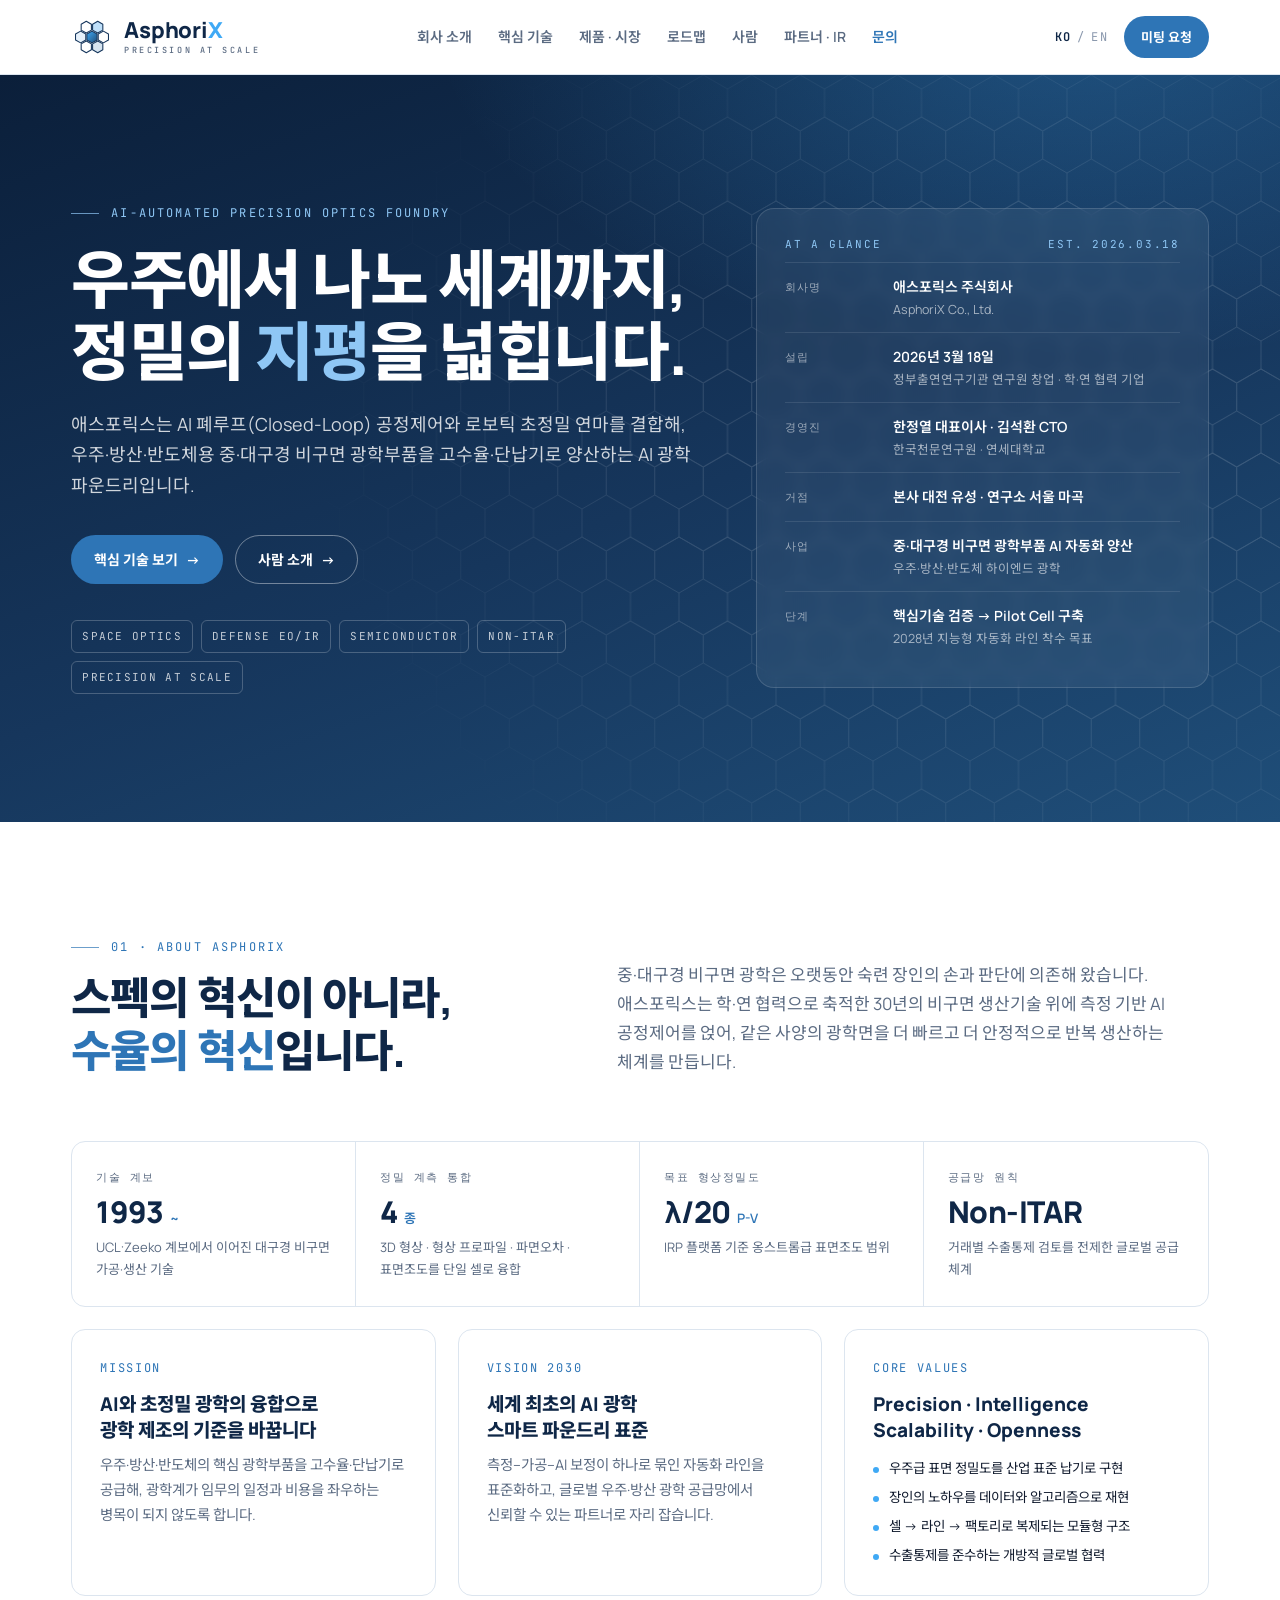
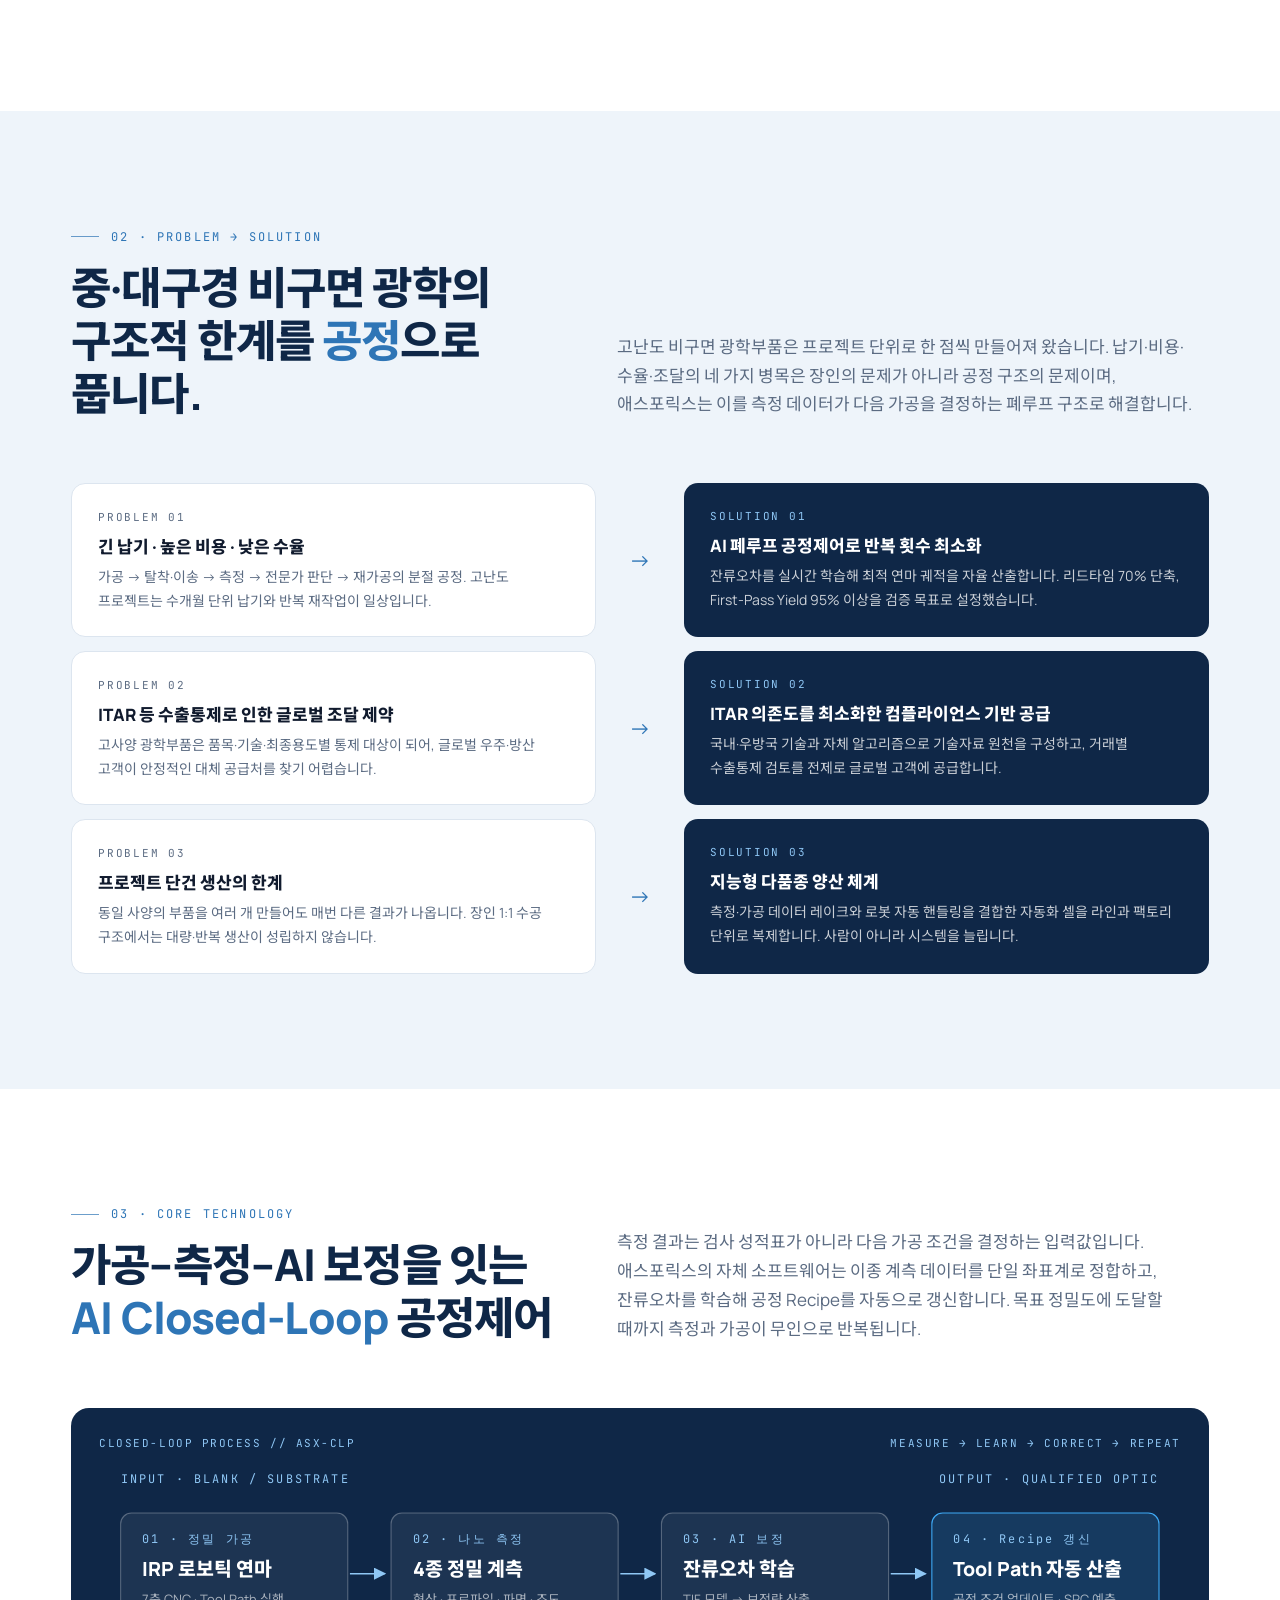
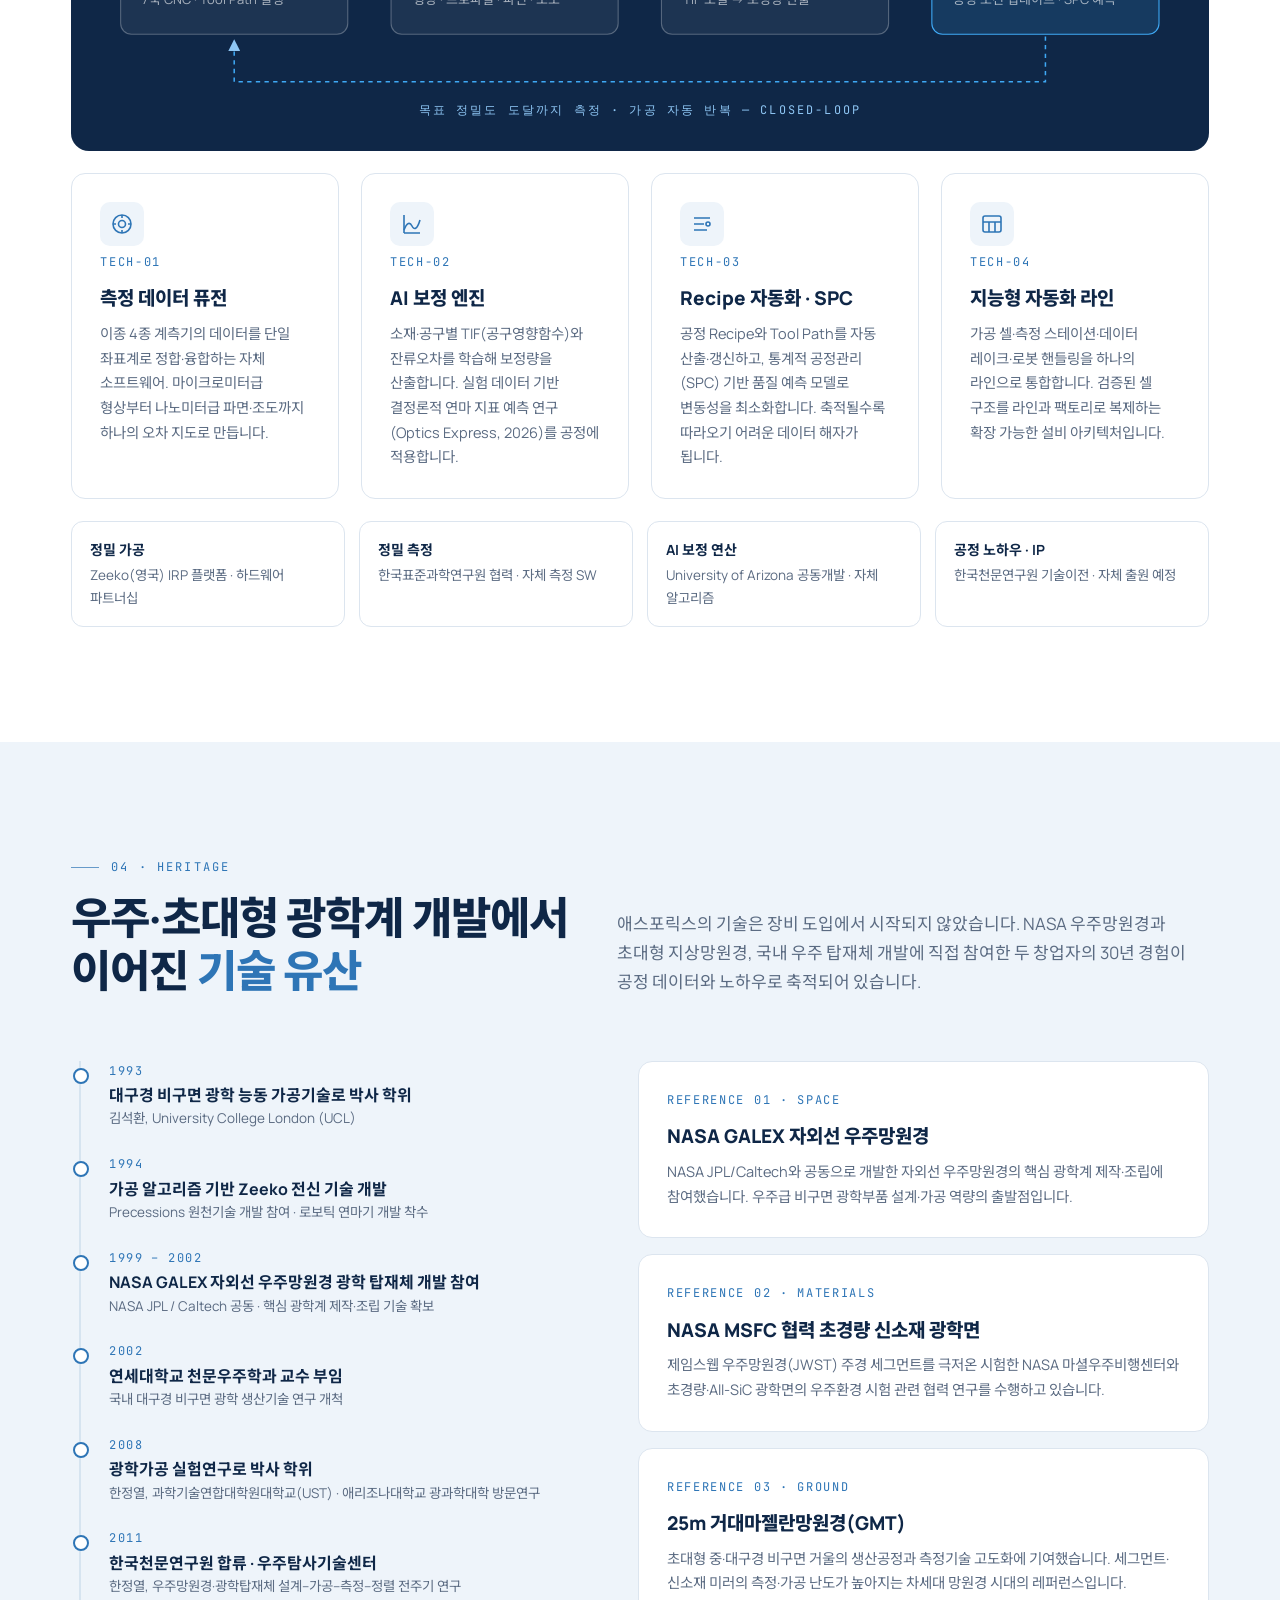
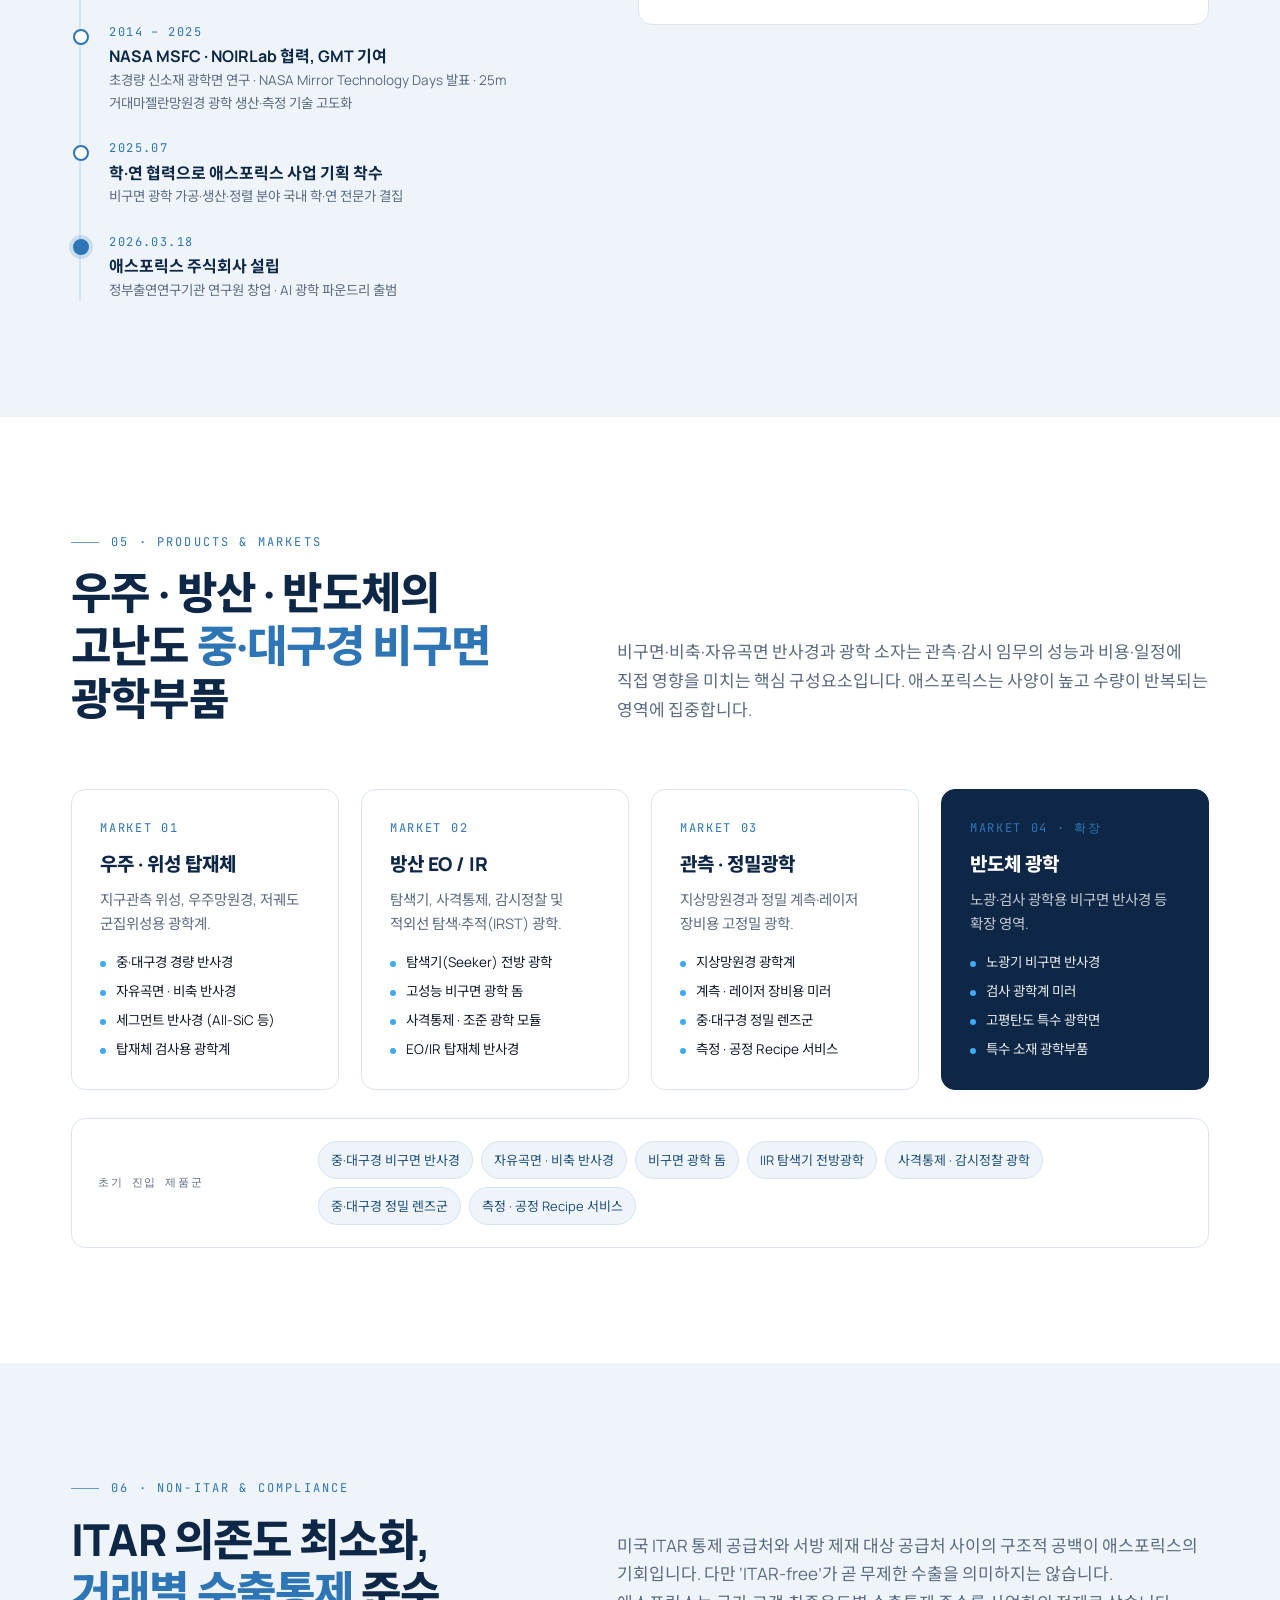
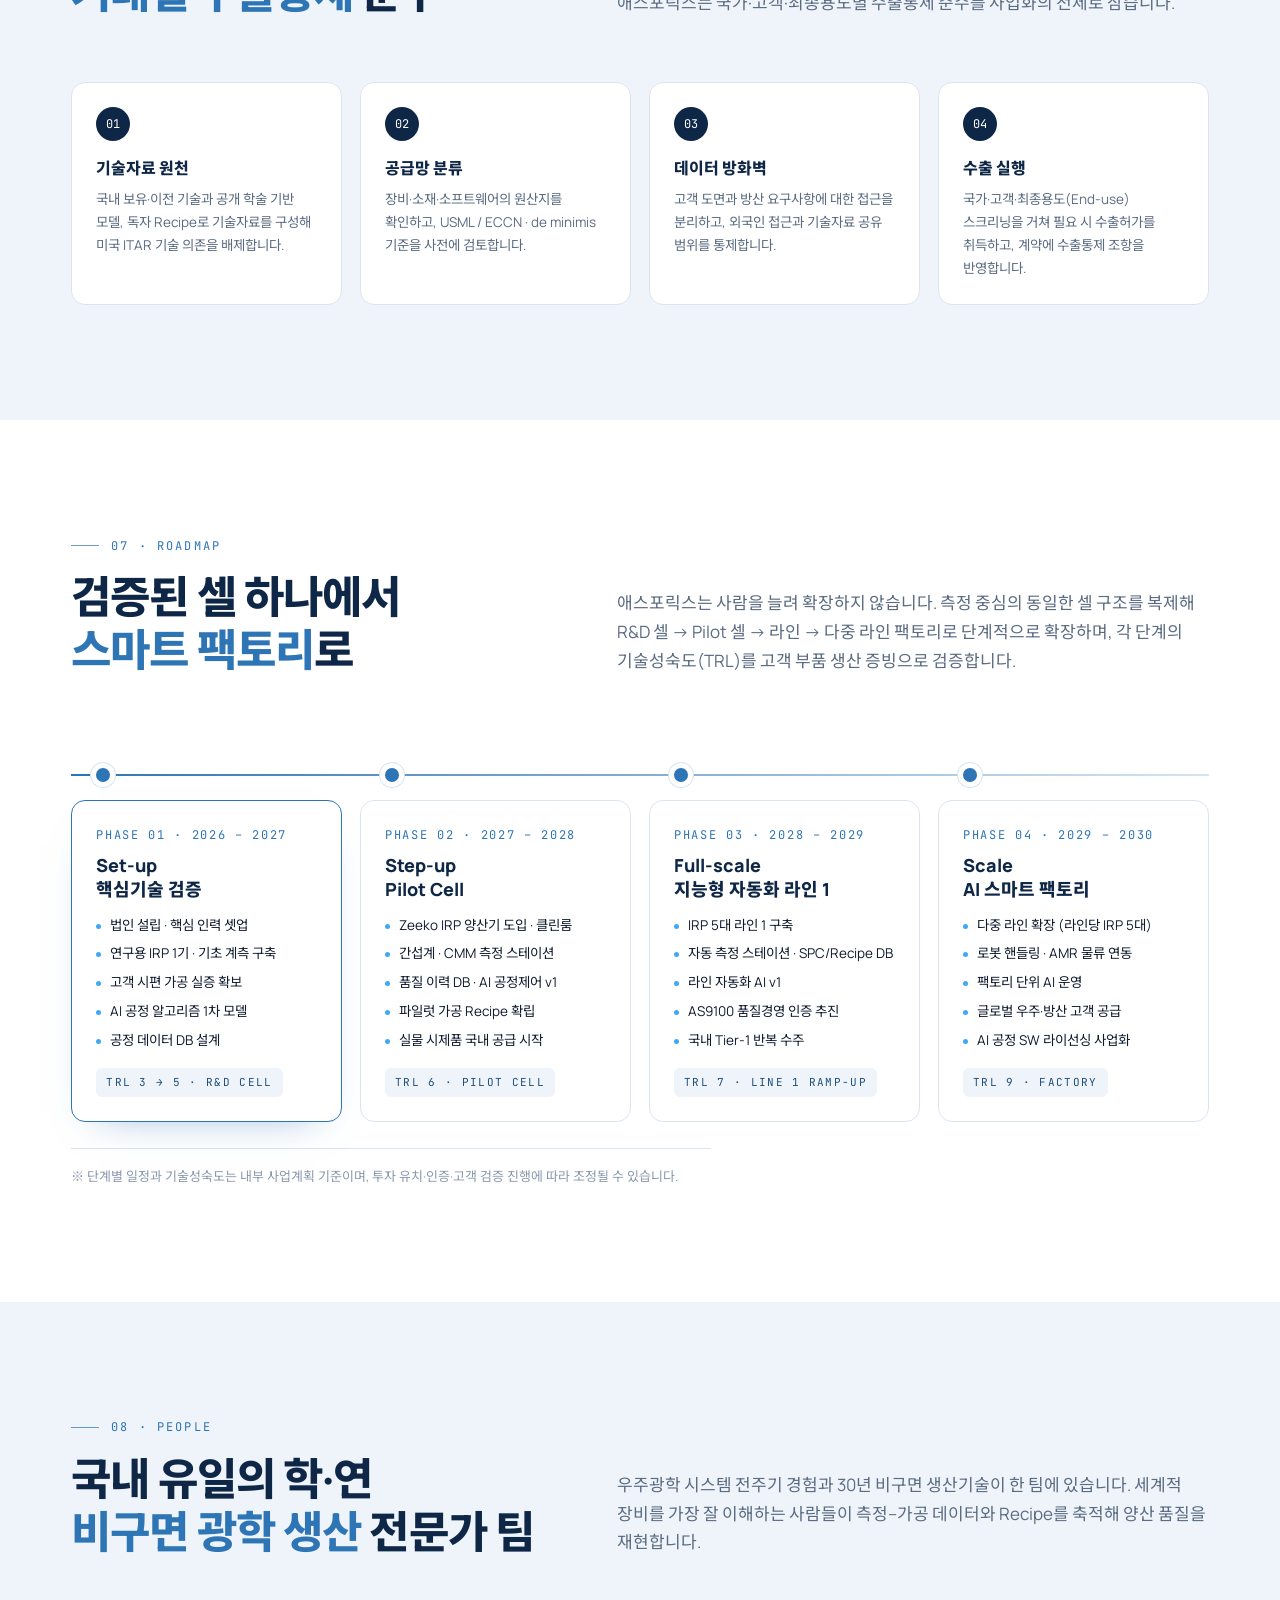
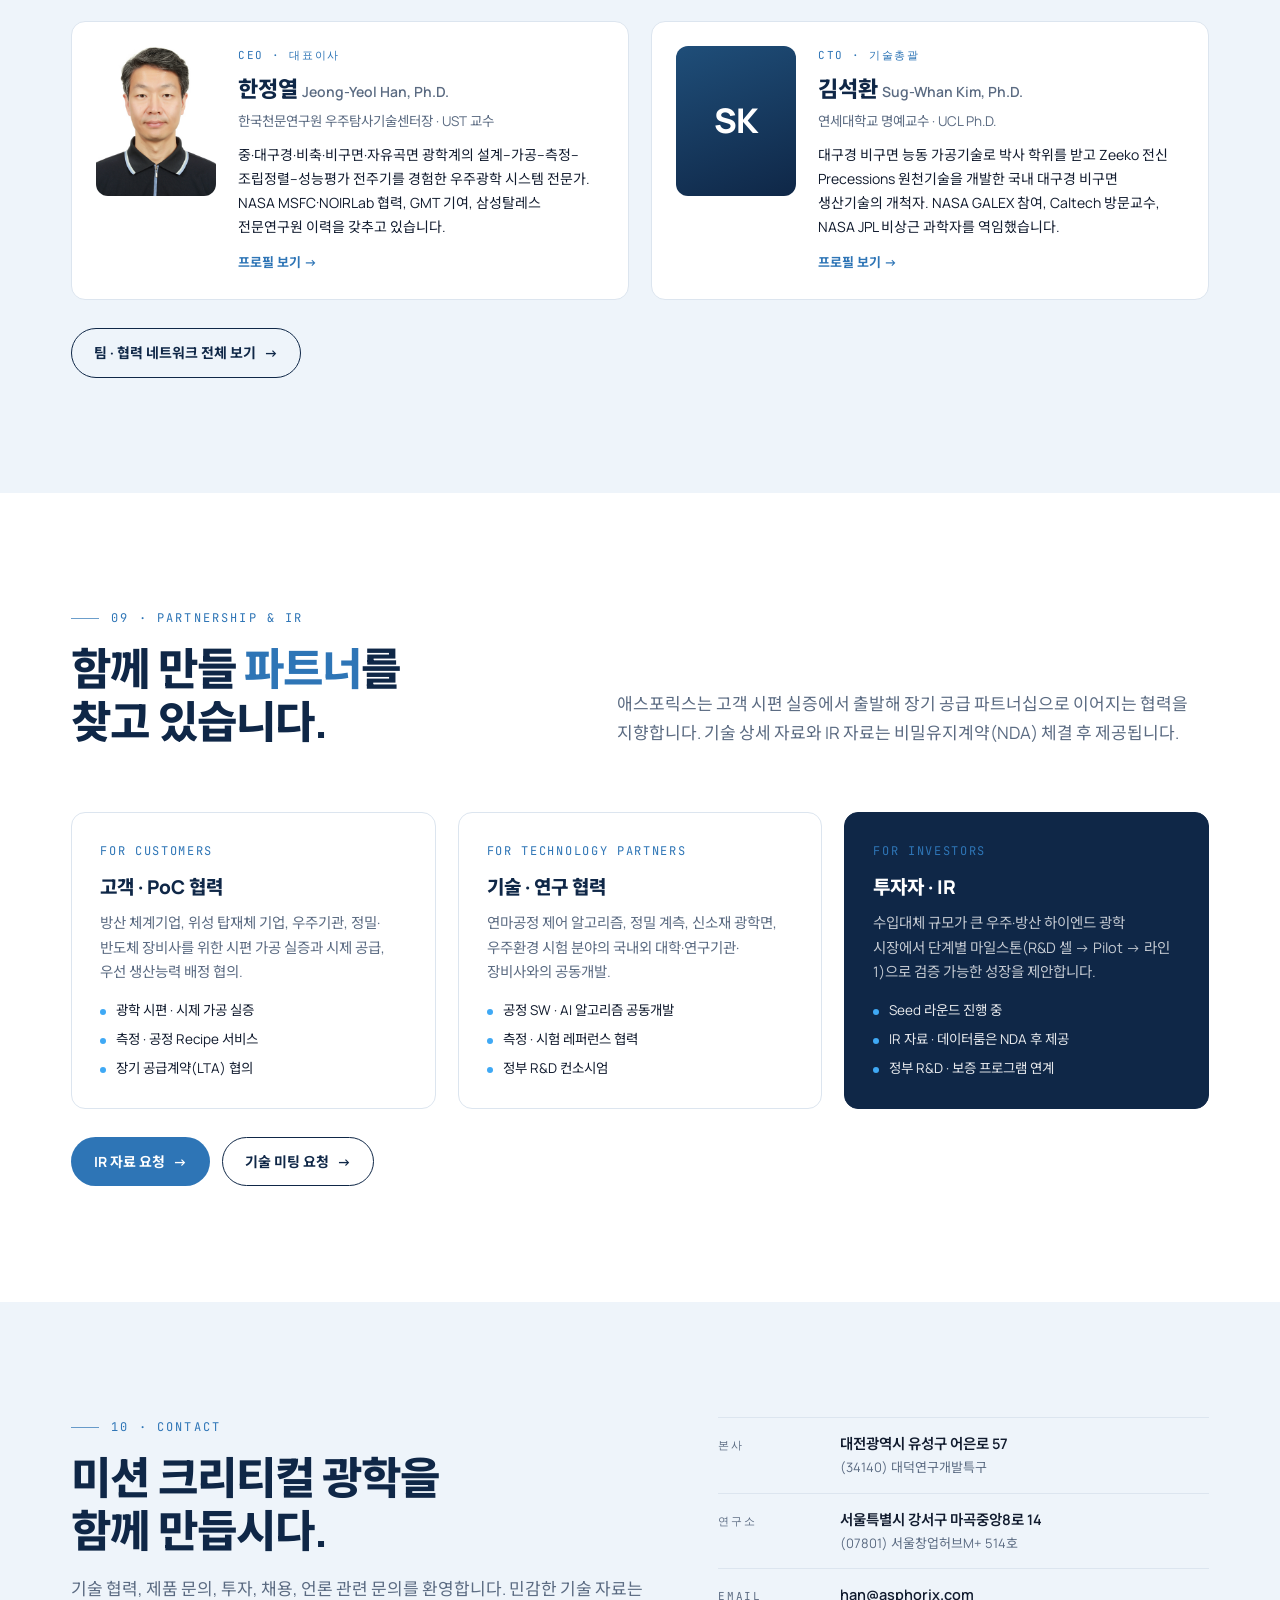
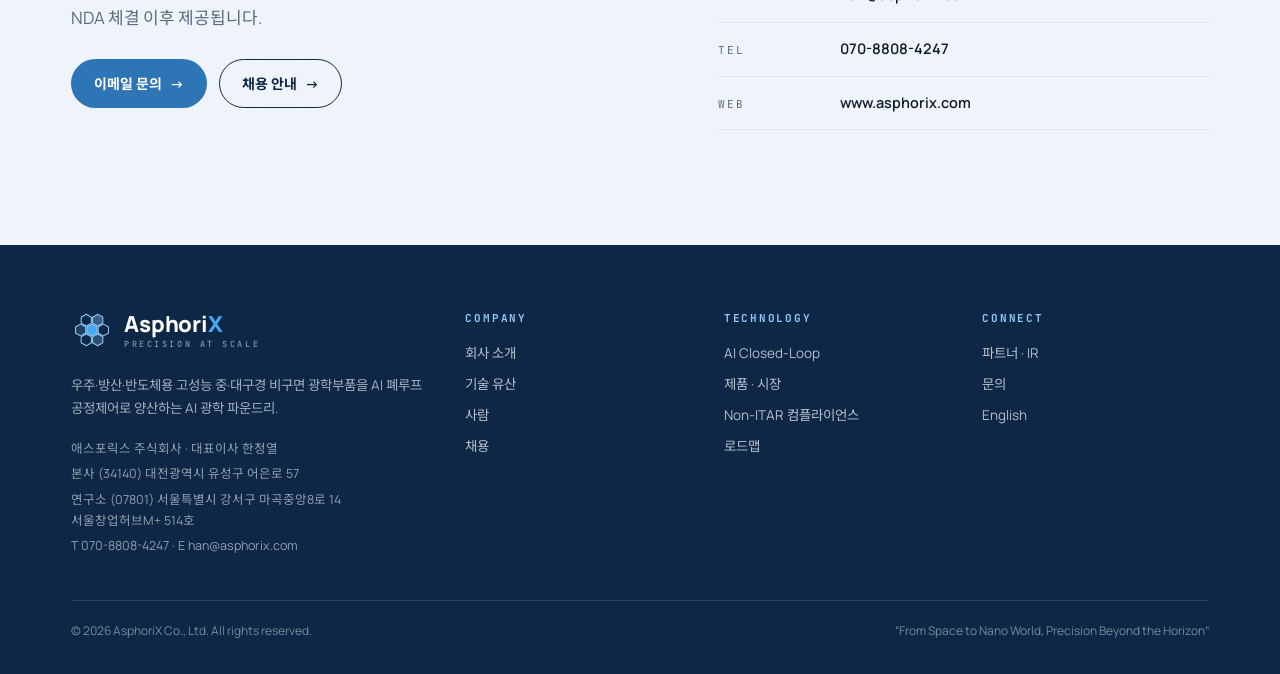
<file: index.html>
<!doctype html>
<html lang="ko">
<head>
<meta charset="utf-8">
<meta name="viewport" content="width=device-width, initial-scale=1">
<title>애스포릭스 AsphoriX — 고성능 광학부품 AI 자동화 양산 파운드리</title>
<meta name="description" content="애스포릭스(AsphoriX)는 AI 폐루프 공정제어와 로보틱 초정밀 연마를 결합해 우주·방산·반도체용 중·대구경 비구면 광학부품을 고수율·단납기로 양산하는 AI 광학 파운드리입니다.">
<meta property="og:type" content="website">
<meta property="og:title" content="AsphoriX — Precision at Scale">
<meta property="og:description" content="AI 폐루프 공정제어 기반 중·대구경 비구면 광학부품 자동화 양산 파운드리">
<meta property="og:locale" content="ko_KR">
<link rel="alternate" hreflang="en" href="index-en.html">
<link rel="alternate" hreflang="ko" href="index.html">
<link rel="icon" href="data:image/svg+xml,%3Csvg xmlns='http://www.w3.org/2000/svg' viewBox='0 0 64 64'%3E%3Cpolygon points='32,4 56,18 56,46 32,60 8,46 8,18' fill='%2316365C'/%3E%3Cpolygon points='32,18 44,25 44,39 32,46 20,39 20,25' fill='%233FA9F5'/%3E%3C/svg%3E">
<link rel="preconnect" href="https://fonts.googleapis.com">
<link rel="preconnect" href="https://fonts.gstatic.com" crossorigin>
<link href="https://fonts.googleapis.com/css2?family=Manrope:wght@400;500;600;700;800&family=Noto+Sans+KR:wght@400;500;700;800&family=JetBrains+Mono:wght@400;500;600&display=swap" rel="stylesheet">
<link rel="stylesheet" href="assets/style.css">
</head>
<body>

<!-- ================= NAV ================= -->
<header class="nav" id="top">
  <div class="container nav-inner">
    <a class="logo" href="index.html" aria-label="애스포릭스 홈">
      <svg class="logo-mark" viewBox="0 0 64 64" aria-hidden="true">
        <defs>
          <linearGradient id="lgCore" x1="0" y1="0" x2="1" y2="1">
            <stop offset="0" stop-color="#3FA9F5"/><stop offset="1" stop-color="#1F4E79"/>
          </linearGradient>
          <polygon id="hx" points="7.8,4.5 0,9 -7.8,4.5 -7.8,-4.5 0,-9 7.8,-4.5"/>
        </defs>
        <g stroke="#16365C" stroke-width="1.6" fill="none" stroke-linejoin="round">
          <use href="#hx" x="49.3" y="32"/>
          <use href="#hx" x="40.7" y="17" fill="#BFE0FA"/>
          <use href="#hx" x="23.3" y="17"/>
          <use href="#hx" x="14.7" y="32" fill="#E6F1FB"/>
          <use href="#hx" x="23.3" y="47"/>
          <use href="#hx" x="40.7" y="47" fill="#D6E4F0"/>
        </g>
        <use href="#hx" x="32" y="32" fill="url(#lgCore)" stroke="#16365C" stroke-width="1.6"/>
      </svg>
      <span class="logo-word">Asphori<em>X</em><small>Precision at Scale</small></span>
    </a>
    <nav class="nav-links" aria-label="주 메뉴">
      <a href="#about">회사 소개</a>
      <a href="#technology">핵심 기술</a>
      <a href="#markets">제품 · 시장</a>
      <a href="#roadmap">로드맵</a>
      <a href="team.html">사람</a>
      <a href="#partners">파트너 · IR</a>
      <a href="#contact">문의</a>
    </nav>
    <div class="nav-right">
      <span class="lang"><a class="on" href="index.html">KO</a><span>/</span><a href="index-en.html">EN</a></span>
      <a class="btn btn-primary btn-sm" href="#contact">미팅 요청</a>
      <button class="nav-toggle" aria-label="메뉴 열기" aria-expanded="false">
        <svg width="20" height="20" viewBox="0 0 20 20" fill="none" stroke="currentColor" stroke-width="2" stroke-linecap="round"><path d="M3 5h14M3 10h14M3 15h14"/></svg>
      </button>
    </div>
  </div>
</header>

<main>

<!-- ================= HERO ================= -->
<section class="hero">
  <svg class="hero-bg" aria-hidden="true">
    <defs>
      <pattern id="hexp" width="48.5" height="84" patternUnits="userSpaceOnUse">
        <g fill="none" stroke="#ffffff" stroke-width=".9">
          <path d="M24.25,0 l24.25,14 v28 l-24.25,14 l-24.25,-14 v-28 z"/>
          <path d="M0,42 l24.25,14 v28 l-24.25,14 l-24.25,-14 v-28 z"/>
          <path d="M48.5,42 l24.25,14 v28 l-24.25,14 l-24.25,-14 v-28 z"/>
        </g>
      </pattern>
    </defs>
    <rect width="100%" height="100%" fill="url(#hexp)"/>
  </svg>
  <div class="container hero-inner">
    <div>
      <div class="eyebrow light reveal">AI-Automated Precision Optics Foundry</div>
      <h1 class="reveal">우주에서 나노 세계까지,<br>정밀의 <em>지평</em>을 넓힙니다.</h1>
      <p class="hero-sub reveal">애스포릭스는 AI 폐루프(Closed-Loop) 공정제어와 로보틱 초정밀 연마를 결합해, 우주·방산·반도체용 중·대구경 비구면 광학부품을 고수율·단납기로 양산하는 AI 광학 파운드리입니다.</p>
      <div class="hero-actions reveal">
        <a class="btn btn-primary" href="#technology">핵심 기술 보기 <span class="arr">→</span></a>
        <a class="btn btn-ghost" href="team.html">사람 소개 <span class="arr">→</span></a>
      </div>
      <div class="hero-tags reveal">
        <span class="tag">Space Optics</span><span class="tag">Defense EO/IR</span><span class="tag">Semiconductor</span><span class="tag">Non-ITAR</span><span class="tag">Precision at Scale</span>
      </div>
    </div>
    <aside class="glance reveal" aria-label="회사 개요">
      <div class="glance-head"><span>AT A GLANCE</span><span>EST. 2026.03.18</span></div>
      <dl>
        <div class="row"><dt>회사명</dt><dd>애스포릭스 주식회사<small>AsphoriX Co., Ltd.</small></dd></div>
        <div class="row"><dt>설립</dt><dd>2026년 3월 18일<small>정부출연연구기관 연구원 창업 · 학·연 협력 기업</small></dd></div>
        <div class="row"><dt>경영진</dt><dd>한정열 대표이사 · 김석환 CTO<small>한국천문연구원 · 연세대학교</small></dd></div>
        <div class="row"><dt>거점</dt><dd>본사 대전 유성 · 연구소 서울 마곡</dd></div>
        <div class="row"><dt>사업</dt><dd>중·대구경 비구면 광학부품 AI 자동화 양산<small>우주·방산·반도체 하이엔드 광학</small></dd></div>
        <div class="row"><dt>단계</dt><dd>핵심기술 검증 → Pilot Cell 구축<small>2028년 지능형 자동화 라인 착수 목표</small></dd></div>
      </dl>
    </aside>
  </div>
</section>

<!-- ================= ABOUT ================= -->
<section id="about" class="section">
  <div class="container">
    <div class="section-head">
      <div>
        <div class="eyebrow">01 · About AsphoriX</div>
        <h2 class="section-title reveal">스펙의 혁신이 아니라,<br><em>수율의 혁신</em>입니다.</h2>
      </div>
      <p class="lead reveal">중·대구경 비구면 광학은 오랫동안 숙련 장인의 손과 판단에 의존해 왔습니다. 애스포릭스는 학·연 협력으로 축적한 30년의 비구면 생산기술 위에 측정 기반 AI 공정제어를 얹어, 같은 사양의 광학면을 더 빠르고 더 안정적으로 반복 생산하는 체계를 만듭니다.</p>
    </div>

    <div class="stats reveal">
      <div class="stat"><div class="k">기술 계보</div><div class="v">1993<small>~</small></div><p>UCL·Zeeko 계보에서 이어진 대구경 비구면 가공·생산 기술</p></div>
      <div class="stat"><div class="k">정밀 계측 통합</div><div class="v">4<small>종</small></div><p>3D 형상 · 형상 프로파일 · 파면오차 · 표면조도를 단일 셀로 융합</p></div>
      <div class="stat"><div class="k">목표 형상정밀도</div><div class="v">λ/20<small>P-V</small></div><p>IRP 플랫폼 기준 옹스트롬급 표면조도 범위</p></div>
      <div class="stat"><div class="k">공급망 원칙</div><div class="v">Non-ITAR</div><p>거래별 수출통제 검토를 전제한 글로벌 공급 체계</p></div>
    </div>

    <div class="grid-3 reveal" style="margin-top:22px">
      <article class="card">
        <div class="num">MISSION</div>
        <h3>AI와 초정밀 광학의 융합으로<br>광학 제조의 기준을 바꿉니다</h3>
        <p>우주·방산·반도체의 핵심 광학부품을 고수율·단납기로 공급해, 광학계가 임무의 일정과 비용을 좌우하는 병목이 되지 않도록 합니다.</p>
      </article>
      <article class="card">
        <div class="num">VISION 2030</div>
        <h3>세계 최초의 AI 광학<br>스마트 파운드리 표준</h3>
        <p>측정–가공–AI 보정이 하나로 묶인 자동화 라인을 표준화하고, 글로벌 우주·방산 광학 공급망에서 신뢰할 수 있는 파트너로 자리 잡습니다.</p>
      </article>
      <article class="card">
        <div class="num">CORE VALUES</div>
        <h3>Precision · Intelligence<br>Scalability · Openness</h3>
        <ul>
          <li>우주급 표면 정밀도를 산업 표준 납기로 구현</li>
          <li>장인의 노하우를 데이터와 알고리즘으로 재현</li>
          <li>셀 → 라인 → 팩토리로 복제되는 모듈형 구조</li>
          <li>수출통제를 준수하는 개방적 글로벌 협력</li>
        </ul>
      </article>
    </div>
  </div>
</section>

<!-- ================= WHY ================= -->
<section id="why" class="section alt">
  <div class="container">
    <div class="section-head">
      <div>
        <div class="eyebrow">02 · Problem → Solution</div>
        <h2 class="section-title reveal">중·대구경 비구면 광학의<br>구조적 한계를 <em>공정</em>으로 풉니다.</h2>
      </div>
      <p class="lead reveal">고난도 비구면 광학부품은 프로젝트 단위로 한 점씩 만들어져 왔습니다. 납기·비용·수율·조달의 네 가지 병목은 장인의 문제가 아니라 공정 구조의 문제이며, 애스포릭스는 이를 측정 데이터가 다음 가공을 결정하는 폐루프 구조로 해결합니다.</p>
    </div>

    <div class="reveal">
      <div class="pain">
        <div class="p"><div class="lbl">Problem 01</div><h4>긴 납기 · 높은 비용 · 낮은 수율</h4><p>가공 → 탈착·이송 → 측정 → 전문가 판단 → 재가공의 분절 공정. 고난도 프로젝트는 수개월 단위 납기와 반복 재작업이 일상입니다.</p></div>
        <div class="arrow" aria-hidden="true">→</div>
        <div class="s"><div class="lbl">Solution 01</div><h4>AI 폐루프 공정제어로 반복 횟수 최소화</h4><p>잔류오차를 실시간 학습해 최적 연마 궤적을 자율 산출합니다. 리드타임 70% 단축, First-Pass Yield 95% 이상을 검증 목표로 설정했습니다.</p></div>
      </div>
      <div class="pain">
        <div class="p"><div class="lbl">Problem 02</div><h4>ITAR 등 수출통제로 인한 글로벌 조달 제약</h4><p>고사양 광학부품은 품목·기술·최종용도별 통제 대상이 되어, 글로벌 우주·방산 고객이 안정적인 대체 공급처를 찾기 어렵습니다.</p></div>
        <div class="arrow" aria-hidden="true">→</div>
        <div class="s"><div class="lbl">Solution 02</div><h4>ITAR 의존도를 최소화한 컴플라이언스 기반 공급</h4><p>국내·우방국 기술과 자체 알고리즘으로 기술자료 원천을 구성하고, 거래별 수출통제 검토를 전제로 글로벌 고객에 공급합니다.</p></div>
      </div>
      <div class="pain">
        <div class="p"><div class="lbl">Problem 03</div><h4>프로젝트 단건 생산의 한계</h4><p>동일 사양의 부품을 여러 개 만들어도 매번 다른 결과가 나옵니다. 장인 1:1 수공 구조에서는 대량·반복 생산이 성립하지 않습니다.</p></div>
        <div class="arrow" aria-hidden="true">→</div>
        <div class="s"><div class="lbl">Solution 03</div><h4>지능형 다품종 양산 체계</h4><p>측정·가공 데이터 레이크와 로봇 자동 핸들링을 결합한 자동화 셀을 라인과 팩토리 단위로 복제합니다. 사람이 아니라 시스템을 늘립니다.</p></div>
      </div>
    </div>
  </div>
</section>

<!-- ================= TECHNOLOGY ================= -->
<section id="technology" class="section">
  <div class="container">
    <div class="section-head">
      <div>
        <div class="eyebrow">03 · Core Technology</div>
        <h2 class="section-title reveal">가공–측정–AI 보정을 잇는<br><em>AI Closed-Loop</em> 공정제어</h2>
      </div>
      <p class="lead reveal">측정 결과는 검사 성적표가 아니라 다음 가공 조건을 결정하는 입력값입니다. 애스포릭스의 자체 소프트웨어는 이종 계측 데이터를 단일 좌표계로 정합하고, 잔류오차를 학습해 공정 Recipe를 자동으로 갱신합니다. 목표 정밀도에 도달할 때까지 측정과 가공이 무인으로 반복됩니다.</p>
    </div>

    <div class="flow reveal">
      <div class="flow-cap"><span>CLOSED-LOOP PROCESS // ASX-CLP</span><span>MEASURE → LEARN → CORRECT → REPEAT</span></div>
      <div class="flow-scroll">
        <svg class="flow-svg" viewBox="0 0 1000 250" xmlns="http://www.w3.org/2000/svg" role="img" aria-label="정밀 가공, 나노 측정, AI 보정, Recipe 갱신이 순환하는 폐루프 공정 흐름도">
          <defs>
            <marker id="ar" markerWidth="8" markerHeight="8" refX="7" refY="4" orient="auto"><path d="M0,0 L8,4 L0,8 z" fill="#8FC7F5"/></marker>
          </defs>
          <text class="fl" x="20" y="22">INPUT · BLANK / SUBSTRATE</text>
          <text class="fl" x="980" y="22" text-anchor="end">OUTPUT · QUALIFIED OPTIC</text>

          <rect x="20" y="50" width="210" height="112" rx="10" fill="rgba(255,255,255,.06)" stroke="rgba(255,255,255,.28)"/>
          <text class="fn" x="40" y="78">01 · 정밀 가공</text>
          <text class="ft" x="40" y="108">IRP 로보틱 연마</text>
          <text class="fs" x="40" y="134">7축 CNC · Tool Path 실행</text>

          <rect x="270" y="50" width="210" height="112" rx="10" fill="rgba(255,255,255,.06)" stroke="rgba(255,255,255,.28)"/>
          <text class="fn" x="290" y="78">02 · 나노 측정</text>
          <text class="ft" x="290" y="108">4종 정밀 계측</text>
          <text class="fs" x="290" y="134">형상 · 프로파일 · 파면 · 조도</text>

          <rect x="520" y="50" width="210" height="112" rx="10" fill="rgba(255,255,255,.06)" stroke="rgba(255,255,255,.28)"/>
          <text class="fn" x="540" y="78">03 · AI 보정</text>
          <text class="ft" x="540" y="108">잔류오차 학습</text>
          <text class="fs" x="540" y="134">TIF 모델 → 보정량 산출</text>

          <rect x="770" y="50" width="210" height="112" rx="10" fill="rgba(63,169,245,.14)" stroke="#3FA9F5"/>
          <text class="fn" x="790" y="78">04 · Recipe 갱신</text>
          <text class="ft" x="790" y="108">Tool Path 자동 산출</text>
          <text class="fs" x="790" y="134">공정 조건 업데이트 · SPC 예측</text>

          <g stroke="#8FC7F5" stroke-width="1.4" fill="none" marker-end="url(#ar)">
            <line x1="232" y1="106" x2="264" y2="106"/>
            <line x1="482" y1="106" x2="514" y2="106"/>
            <line x1="732" y1="106" x2="764" y2="106"/>
          </g>
          <path d="M875,164 V206 H125 V168" fill="none" stroke="#3FA9F5" stroke-width="1.4" stroke-dasharray="4 4" marker-end="url(#ar)"/>
          <text class="fl" x="500" y="236" text-anchor="middle">목표 정밀도 도달까지 측정 · 가공 자동 반복 — CLOSED-LOOP</text>
        </svg>
      </div>
    </div>

    <div class="grid-4 reveal" style="margin-top:22px">
      <article class="card">
        <div class="icon"><svg viewBox="0 0 24 24" fill="none" stroke="currentColor" stroke-width="1.6"><circle cx="12" cy="12" r="9"/><circle cx="12" cy="12" r="3.5"/><path d="M12 3v3M12 18v3M3 12h3M18 12h3"/></svg></div>
        <div class="num">TECH-01</div>
        <h3>측정 데이터 퓨전</h3>
        <p>이종 4종 계측기의 데이터를 단일 좌표계로 정합·융합하는 자체 소프트웨어. 마이크로미터급 형상부터 나노미터급 파면·조도까지 하나의 오차 지도로 만듭니다.</p>
      </article>
      <article class="card">
        <div class="icon"><svg viewBox="0 0 24 24" fill="none" stroke="currentColor" stroke-width="1.6"><path d="M4 18c3-8 6-8 8-4s5 4 8-6"/><path d="M4 21h16M4 3v18"/></svg></div>
        <div class="num">TECH-02</div>
        <h3>AI 보정 엔진</h3>
        <p>소재·공구별 TIF(공구영향함수)와 잔류오차를 학습해 보정량을 산출합니다. 실험 데이터 기반 결정론적 연마 지표 예측 연구(Optics Express, 2026)를 공정에 적용합니다.</p>
      </article>
      <article class="card">
        <div class="icon"><svg viewBox="0 0 24 24" fill="none" stroke="currentColor" stroke-width="1.6"><path d="M4 6h16M4 12h10M4 18h13"/><circle cx="18" cy="12" r="2"/></svg></div>
        <div class="num">TECH-03</div>
        <h3>Recipe 자동화 · SPC</h3>
        <p>공정 Recipe와 Tool Path를 자동 산출·갱신하고, 통계적 공정관리(SPC) 기반 품질 예측 모델로 변동성을 최소화합니다. 축적될수록 따라오기 어려운 데이터 해자가 됩니다.</p>
      </article>
      <article class="card">
        <div class="icon"><svg viewBox="0 0 24 24" fill="none" stroke="currentColor" stroke-width="1.6"><rect x="3" y="4" width="18" height="16" rx="2"/><path d="M3 10h18M9 10v10M15 10v10"/></svg></div>
        <div class="num">TECH-04</div>
        <h3>지능형 자동화 라인</h3>
        <p>가공 셀·측정 스테이션·데이터 레이크·로봇 핸들링을 하나의 라인으로 통합합니다. 검증된 셀 구조를 라인과 팩토리로 복제하는 확장 가능한 설비 아키텍처입니다.</p>
      </article>
    </div>

    <div class="sources reveal">
      <div class="source"><b>정밀 가공</b><span>Zeeko(영국) IRP 플랫폼 · 하드웨어 파트너십</span></div>
      <div class="source"><b>정밀 측정</b><span>한국표준과학연구원 협력 · 자체 측정 SW</span></div>
      <div class="source"><b>AI 보정 연산</b><span>University of Arizona 공동개발 · 자체 알고리즘</span></div>
      <div class="source"><b>공정 노하우 · IP</b><span>한국천문연구원 기술이전 · 자체 출원 예정</span></div>
    </div>
  </div>
</section>

<!-- ================= HERITAGE ================= -->
<section id="heritage" class="section alt">
  <div class="container">
    <div class="section-head">
      <div>
        <div class="eyebrow">04 · Heritage</div>
        <h2 class="section-title reveal">우주·초대형 광학계 개발에서<br>이어진 <em>기술 유산</em></h2>
      </div>
      <p class="lead reveal">애스포릭스의 기술은 장비 도입에서 시작되지 않았습니다. NASA 우주망원경과 초대형 지상망원경, 국내 우주 탑재체 개발에 직접 참여한 두 창업자의 30년 경험이 공정 데이터와 노하우로 축적되어 있습니다.</p>
    </div>

    <div class="heritage">
      <div class="timeline reveal">
        <div class="tl"><div class="y">1993</div><h4>대구경 비구면 광학 능동 가공기술로 박사 학위</h4><p>김석환, University College London (UCL)</p></div>
        <div class="tl"><div class="y">1994</div><h4>가공 알고리즘 기반 Zeeko 전신 기술 개발</h4><p>Precessions 원천기술 개발 참여 · 로보틱 연마기 개발 착수</p></div>
        <div class="tl"><div class="y">1999 – 2002</div><h4>NASA GALEX 자외선 우주망원경 광학 탑재체 개발 참여</h4><p>NASA JPL / Caltech 공동 · 핵심 광학계 제작·조립 기술 확보</p></div>
        <div class="tl"><div class="y">2002</div><h4>연세대학교 천문우주학과 교수 부임</h4><p>국내 대구경 비구면 광학 생산기술 연구 개척</p></div>
        <div class="tl"><div class="y">2008</div><h4>광학가공 실험연구로 박사 학위</h4><p>한정열, 과학기술연합대학원대학교(UST) · 애리조나대학교 광과학대학 방문연구</p></div>
        <div class="tl"><div class="y">2011</div><h4>한국천문연구원 합류 · 우주탐사기술센터</h4><p>한정열, 우주망원경·광학탑재체 설계–가공–측정–정렬 전주기 연구</p></div>
        <div class="tl"><div class="y">2014 – 2025</div><h4>NASA MSFC · NOIRLab 협력, GMT 기여</h4><p>초경량 신소재 광학면 연구 · NASA Mirror Technology Days 발표 · 25m 거대마젤란망원경 광학 생산·측정 기술 고도화</p></div>
        <div class="tl"><div class="y">2025.07</div><h4>학·연 협력으로 애스포릭스 사업 기획 착수</h4><p>비구면 광학 가공·생산·정렬 분야 국내 학·연 전문가 결집</p></div>
        <div class="tl now"><div class="y">2026.03.18</div><h4>애스포릭스 주식회사 설립</h4><p>정부출연연구기관 연구원 창업 · AI 광학 파운드리 출범</p></div>
      </div>

      <div class="refs reveal">
        <article class="card">
          <div class="num">REFERENCE 01 · SPACE</div>
          <h3>NASA GALEX 자외선 우주망원경</h3>
          <p>NASA JPL/Caltech와 공동으로 개발한 자외선 우주망원경의 핵심 광학계 제작·조립에 참여했습니다. 우주급 비구면 광학부품 설계·가공 역량의 출발점입니다.</p>
        </article>
        <article class="card">
          <div class="num">REFERENCE 02 · MATERIALS</div>
          <h3>NASA MSFC 협력 초경량 신소재 광학면</h3>
          <p>제임스웹 우주망원경(JWST) 주경 세그먼트를 극저온 시험한 NASA 마셜우주비행센터와 초경량·All-SiC 광학면의 우주환경 시험 관련 협력 연구를 수행하고 있습니다.</p>
        </article>
        <article class="card">
          <div class="num">REFERENCE 03 · GROUND</div>
          <h3>25m 거대마젤란망원경(GMT)</h3>
          <p>초대형 중·대구경 비구면 거울의 생산공정과 측정기술 고도화에 기여했습니다. 세그먼트·신소재 미러의 측정·가공 난도가 높아지는 차세대 망원경 시대의 레퍼런스입니다.</p>
        </article>
      </div>
    </div>
  </div>
</section>

<!-- ================= MARKETS ================= -->
<section id="markets" class="section">
  <div class="container">
    <div class="section-head">
      <div>
        <div class="eyebrow">05 · Products &amp; Markets</div>
        <h2 class="section-title reveal">우주 · 방산 · 반도체의<br>고난도 <em>중·대구경 비구면</em> 광학부품</h2>
      </div>
      <p class="lead reveal">비구면·비축·자유곡면 반사경과 광학 소자는 관측·감시 임무의 성능과 비용·일정에 직접 영향을 미치는 핵심 구성요소입니다. 애스포릭스는 사양이 높고 수량이 반복되는 영역에 집중합니다.</p>
    </div>

    <div class="grid-4 reveal">
      <article class="card">
        <div class="num">MARKET 01</div>
        <h3>우주 · 위성 탑재체</h3>
        <p>지구관측 위성, 우주망원경, 저궤도 군집위성용 광학계.</p>
        <ul><li>중·대구경 경량 반사경</li><li>자유곡면 · 비축 반사경</li><li>세그먼트 반사경 (All-SiC 등)</li><li>탑재체 검사용 광학계</li></ul>
      </article>
      <article class="card">
        <div class="num">MARKET 02</div>
        <h3>방산 EO / IR</h3>
        <p>탐색기, 사격통제, 감시정찰 및 적외선 탐색·추적(IRST) 광학.</p>
        <ul><li>탐색기(Seeker) 전방 광학</li><li>고성능 비구면 광학 돔</li><li>사격통제 · 조준 광학 모듈</li><li>EO/IR 탑재체 반사경</li></ul>
      </article>
      <article class="card">
        <div class="num">MARKET 03</div>
        <h3>관측 · 정밀광학</h3>
        <p>지상망원경과 정밀 계측·레이저 장비용 고정밀 광학.</p>
        <ul><li>지상망원경 광학계</li><li>계측 · 레이저 장비용 미러</li><li>중·대구경 정밀 렌즈군</li><li>측정 · 공정 Recipe 서비스</li></ul>
      </article>
      <article class="card dark">
        <div class="num">MARKET 04 · 확장</div>
        <h3>반도체 광학</h3>
        <p>노광·검사 광학용 비구면 반사경 등 확장 영역.</p>
        <ul><li>노광기 비구면 반사경</li><li>검사 광학계 미러</li><li>고평탄도 특수 광학면</li><li>특수 소재 광학부품</li></ul>
      </article>
    </div>

    <div class="product-strip reveal">
      <div class="k">초기 진입 제품군</div>
      <div class="chips">
        <span class="chip">중·대구경 비구면 반사경</span><span class="chip">자유곡면 · 비축 반사경</span><span class="chip">비구면 광학 돔</span><span class="chip">IIR 탐색기 전방광학</span><span class="chip">사격통제 · 감시정찰 광학</span><span class="chip">중·대구경 정밀 렌즈군</span><span class="chip">측정 · 공정 Recipe 서비스</span>
      </div>
    </div>
  </div>
</section>

<!-- ================= COMPLIANCE ================= -->
<section id="compliance" class="section alt">
  <div class="container">
    <div class="section-head">
      <div>
        <div class="eyebrow">06 · Non-ITAR &amp; Compliance</div>
        <h2 class="section-title reveal">ITAR 의존도 최소화,<br><em>거래별 수출통제</em> 준수</h2>
      </div>
      <p class="lead reveal">미국 ITAR 통제 공급처와 서방 제재 대상 공급처 사이의 구조적 공백이 애스포릭스의 기회입니다. 다만 ‘ITAR-free’가 곧 무제한 수출을 의미하지는 않습니다. 애스포릭스는 국가·고객·최종용도별 수출통제 준수를 사업화의 전제로 삼습니다.</p>
    </div>
    <div class="steps reveal">
      <div class="step"><div class="n">01</div><h4>기술자료 원천</h4><p>국내 보유·이전 기술과 공개 학술 기반 모델, 독자 Recipe로 기술자료를 구성해 미국 ITAR 기술 의존을 배제합니다.</p></div>
      <div class="step"><div class="n">02</div><h4>공급망 분류</h4><p>장비·소재·소프트웨어의 원산지를 확인하고, USML / ECCN · de minimis 기준을 사전에 검토합니다.</p></div>
      <div class="step"><div class="n">03</div><h4>데이터 방화벽</h4><p>고객 도면과 방산 요구사항에 대한 접근을 분리하고, 외국인 접근과 기술자료 공유 범위를 통제합니다.</p></div>
      <div class="step"><div class="n">04</div><h4>수출 실행</h4><p>국가·고객·최종용도(End-use) 스크리닝을 거쳐 필요 시 수출허가를 취득하고, 계약에 수출통제 조항을 반영합니다.</p></div>
    </div>
  </div>
</section>

<!-- ================= ROADMAP ================= -->
<section id="roadmap" class="section">
  <div class="container">
    <div class="section-head">
      <div>
        <div class="eyebrow">07 · Roadmap</div>
        <h2 class="section-title reveal">검증된 셀 하나에서<br><em>스마트 팩토리</em>로</h2>
      </div>
      <p class="lead reveal">애스포릭스는 사람을 늘려 확장하지 않습니다. 측정 중심의 동일한 셀 구조를 복제해 R&amp;D 셀 → Pilot 셀 → 라인 → 다중 라인 팩토리로 단계적으로 확장하며, 각 단계의 기술성숙도(TRL)를 고객 부품 생산 증빙으로 검증합니다.</p>
    </div>
    <div class="phases reveal">
      <div class="phase now">
        <div class="when">PHASE 01 · 2026 – 2027</div>
        <h4>Set-up<br>핵심기술 검증</h4>
        <ul><li>법인 설립 · 핵심 인력 셋업</li><li>연구용 IRP 1기 · 기초 계측 구축</li><li>고객 시편 가공 실증 확보</li><li>AI 공정 알고리즘 1차 모델</li><li>공정 데이터 DB 설계</li></ul>
        <span class="trl">TRL 3 → 5 · R&amp;D CELL</span>
      </div>
      <div class="phase">
        <div class="when">PHASE 02 · 2027 – 2028</div>
        <h4>Step-up<br>Pilot Cell</h4>
        <ul><li>Zeeko IRP 양산기 도입 · 클린룸</li><li>간섭계 · CMM 측정 스테이션</li><li>품질 이력 DB · AI 공정제어 v1</li><li>파일럿 가공 Recipe 확립</li><li>실물 시제품 국내 공급 시작</li></ul>
        <span class="trl">TRL 6 · PILOT CELL</span>
      </div>
      <div class="phase">
        <div class="when">PHASE 03 · 2028 – 2029</div>
        <h4>Full-scale<br>지능형 자동화 라인 1</h4>
        <ul><li>IRP 5대 라인 1 구축</li><li>자동 측정 스테이션 · SPC/Recipe DB</li><li>라인 자동화 AI v1</li><li>AS9100 품질경영 인증 추진</li><li>국내 Tier-1 반복 수주</li></ul>
        <span class="trl">TRL 7 · LINE 1 RAMP-UP</span>
      </div>
      <div class="phase">
        <div class="when">PHASE 04 · 2029 – 2030</div>
        <h4>Scale<br>AI 스마트 팩토리</h4>
        <ul><li>다중 라인 확장 (라인당 IRP 5대)</li><li>로봇 핸들링 · AMR 물류 연동</li><li>팩토리 단위 AI 운영</li><li>글로벌 우주·방산 고객 공급</li><li>AI 공정 SW 라이선싱 사업화</li></ul>
        <span class="trl">TRL 9 · FACTORY</span>
      </div>
    </div>
    <p class="note">※ 단계별 일정과 기술성숙도는 내부 사업계획 기준이며, 투자 유치·인증·고객 검증 진행에 따라 조정될 수 있습니다.</p>
  </div>
</section>

<!-- ================= PEOPLE ================= -->
<section id="people" class="section alt">
  <div class="container">
    <div class="section-head">
      <div>
        <div class="eyebrow">08 · People</div>
        <h2 class="section-title reveal">국내 유일의 학·연<br><em>비구면 광학 생산</em> 전문가 팀</h2>
      </div>
      <p class="lead reveal">우주광학 시스템 전주기 경험과 30년 비구면 생산기술이 한 팀에 있습니다. 세계적 장비를 가장 잘 이해하는 사람들이 측정–가공 데이터와 Recipe를 축적해 양산 품질을 재현합니다.</p>
    </div>
    <div class="people reveal">
      <article class="person">
        <img class="photo" src="assets/img/han-jeongyeol.jpg" alt="한정열 대표이사">
        <div>
          <div class="role">CEO · 대표이사</div>
          <h3>한정열 <span style="font-size:14px;font-weight:600;color:var(--muted)">Jeong-Yeol Han, Ph.D.</span></h3>
          <div class="sub">한국천문연구원 우주탐사기술센터장 · UST 교수</div>
          <p>중·대구경·비축·비구면·자유곡면 광학계의 설계–가공–측정–조립정렬–성능평가 전주기를 경험한 우주광학 시스템 전문가. NASA MSFC·NOIRLab 협력, GMT 기여, 삼성탈레스 전문연구원 이력을 갖추고 있습니다.</p>
          <a class="more" href="team.html#ceo">프로필 보기 →</a>
        </div>
      </article>
      <article class="person">
        <div class="avatar" aria-hidden="true">SK</div>
        <div>
          <div class="role">CTO · 기술총괄</div>
          <h3>김석환 <span style="font-size:14px;font-weight:600;color:var(--muted)">Sug-Whan Kim, Ph.D.</span></h3>
          <div class="sub">연세대학교 명예교수 · UCL Ph.D.</div>
          <p>대구경 비구면 능동 가공기술로 박사 학위를 받고 Zeeko 전신 Precessions 원천기술을 개발한 국내 대구경 비구면 생산기술의 개척자. NASA GALEX 참여, Caltech 방문교수, NASA JPL 비상근 과학자를 역임했습니다.</p>
          <a class="more" href="team.html#cto">프로필 보기 →</a>
        </div>
      </article>
    </div>
    <div style="margin-top:28px"><a class="btn btn-outline" href="team.html">팀 · 협력 네트워크 전체 보기 <span class="arr">→</span></a></div>
  </div>
</section>

<!-- ================= PARTNERS / IR ================= -->
<section id="partners" class="section">
  <div class="container">
    <div class="section-head">
      <div>
        <div class="eyebrow">09 · Partnership &amp; IR</div>
        <h2 class="section-title reveal">함께 만들 <em>파트너</em>를<br>찾고 있습니다.</h2>
      </div>
      <p class="lead reveal">애스포릭스는 고객 시편 실증에서 출발해 장기 공급 파트너십으로 이어지는 협력을 지향합니다. 기술 상세 자료와 IR 자료는 비밀유지계약(NDA) 체결 후 제공됩니다.</p>
    </div>
    <div class="grid-3 reveal">
      <article class="card">
        <div class="num">FOR CUSTOMERS</div>
        <h3>고객 · PoC 협력</h3>
        <p>방산 체계기업, 위성 탑재체 기업, 우주기관, 정밀·반도체 장비사를 위한 시편 가공 실증과 시제 공급, 우선 생산능력 배정 협의.</p>
        <ul><li>광학 시편 · 시제 가공 실증</li><li>측정 · 공정 Recipe 서비스</li><li>장기 공급계약(LTA) 협의</li></ul>
      </article>
      <article class="card">
        <div class="num">FOR TECHNOLOGY PARTNERS</div>
        <h3>기술 · 연구 협력</h3>
        <p>연마공정 제어 알고리즘, 정밀 계측, 신소재 광학면, 우주환경 시험 분야의 국내외 대학·연구기관·장비사와의 공동개발.</p>
        <ul><li>공정 SW · AI 알고리즘 공동개발</li><li>측정 · 시험 레퍼런스 협력</li><li>정부 R&amp;D 컨소시엄</li></ul>
      </article>
      <article class="card dark">
        <div class="num">FOR INVESTORS</div>
        <h3>투자자 · IR</h3>
        <p>수입대체 규모가 큰 우주·방산 하이엔드 광학 시장에서 단계별 마일스톤(R&amp;D 셀 → Pilot → 라인 1)으로 검증 가능한 성장을 제안합니다.</p>
        <ul><li>Seed 라운드 진행 중</li><li>IR 자료 · 데이터룸은 NDA 후 제공</li><li>정부 R&amp;D · 보증 프로그램 연계</li></ul>
      </article>
    </div>
    <div style="margin-top:28px;display:flex;gap:12px;flex-wrap:wrap">
      <a class="btn btn-primary" href="mailto:han@asphorix.com?subject=%5BAsphoriX%5D%20IR%20%EC%9E%90%EB%A3%8C%20%EC%9A%94%EC%B2%AD">IR 자료 요청 <span class="arr">→</span></a>
      <a class="btn btn-outline" href="mailto:han@asphorix.com?subject=%5BAsphoriX%5D%20%EA%B8%B0%EC%88%A0%20%EB%AF%B8%ED%8C%85%20%EC%9A%94%EC%B2%AD">기술 미팅 요청 <span class="arr">→</span></a>
    </div>
  </div>
</section>

<!-- ================= CONTACT ================= -->
<section id="contact" class="section alt">
  <div class="container contact">
    <div>
      <div class="eyebrow">10 · Contact</div>
      <h2 class="section-title reveal">미션 크리티컬 광학을<br>함께 만듭시다.</h2>
      <p class="lead reveal" style="margin-top:18px">기술 협력, 제품 문의, 투자, 채용, 언론 관련 문의를 환영합니다. 민감한 기술 자료는 NDA 체결 이후 제공됩니다.</p>
      <div class="hero-actions reveal" style="margin-top:26px">
        <a class="btn btn-primary" href="mailto:han@asphorix.com">이메일 문의 <span class="arr">→</span></a>
        <a class="btn btn-outline" href="team.html#careers">채용 안내 <span class="arr">→</span></a>
      </div>
    </div>
    <dl class="addr reveal">
      <div class="row"><dt>본사</dt><dd>대전광역시 유성구 어은로 57<small>(34140) 대덕연구개발특구</small></dd></div>
      <div class="row"><dt>연구소</dt><dd>서울특별시 강서구 마곡중앙8로 14<small>(07801) 서울창업허브M+ 514호</small></dd></div>
      <div class="row"><dt>Email</dt><dd><a href="mailto:han@asphorix.com">han@asphorix.com</a></dd></div>
      <div class="row"><dt>Tel</dt><dd><a href="tel:+82-70-8808-4247">070-8808-4247</a></dd></div>
      <div class="row"><dt>Web</dt><dd><a href="https://www.asphorix.com">www.asphorix.com</a></dd></div>
    </dl>
  </div>
</section>

</main>

<!-- ================= FOOTER ================= -->
<footer class="foot">
  <div class="container">
    <div class="foot-grid">
      <div>
        <a class="logo" href="index.html" aria-label="애스포릭스 홈">
          <svg class="logo-mark" viewBox="0 0 64 64" aria-hidden="true">
            <g stroke="#8FC7F5" stroke-width="1.6" fill="none" stroke-linejoin="round">
              <use href="#hx" x="49.3" y="32"/><use href="#hx" x="40.7" y="17" fill="rgba(143,199,245,.35)"/><use href="#hx" x="23.3" y="17"/><use href="#hx" x="14.7" y="32" fill="rgba(143,199,245,.15)"/><use href="#hx" x="23.3" y="47"/><use href="#hx" x="40.7" y="47" fill="rgba(143,199,245,.25)"/>
            </g>
            <use href="#hx" x="32" y="32" fill="#3FA9F5" stroke="#8FC7F5" stroke-width="1.6"/>
          </svg>
          <span class="logo-word">Asphori<em>X</em><small>Precision at Scale</small></span>
        </a>
        <p class="foot-desc">우주·방산·반도체용 고성능 중·대구경 비구면 광학부품을 AI 폐루프 공정제어로 양산하는 AI 광학 파운드리.</p>
        <div class="foot-meta">
          <div>애스포릭스 주식회사 · 대표이사 한정열</div>
          <div>본사 (34140) 대전광역시 유성구 어은로 57</div>
          <div>연구소 (07801) 서울특별시 강서구 마곡중앙8로 14 서울창업허브M+ 514호</div>
          <div>T 070-8808-4247 · E han@asphorix.com</div>
        </div>
      </div>
      <div>
        <h5>Company</h5>
        <ul><li><a href="#about">회사 소개</a></li><li><a href="#heritage">기술 유산</a></li><li><a href="team.html">사람</a></li><li><a href="team.html#careers">채용</a></li></ul>
      </div>
      <div>
        <h5>Technology</h5>
        <ul><li><a href="#technology">AI Closed-Loop</a></li><li><a href="#markets">제품 · 시장</a></li><li><a href="#compliance">Non-ITAR 컴플라이언스</a></li><li><a href="#roadmap">로드맵</a></li></ul>
      </div>
      <div>
        <h5>Connect</h5>
        <ul><li><a href="#partners">파트너 · IR</a></li><li><a href="#contact">문의</a></li><li><a href="index-en.html">English</a></li></ul>
      </div>
    </div>
    <div class="foot-bottom">
      <span>© <span id="year">2026</span> AsphoriX Co., Ltd. All rights reserved.</span>
      <span>“From Space to Nano World, Precision Beyond the Horizon”</span>
    </div>
  </div>
</footer>

<script src="assets/main.js"></script>
</body>
</html>
</file>
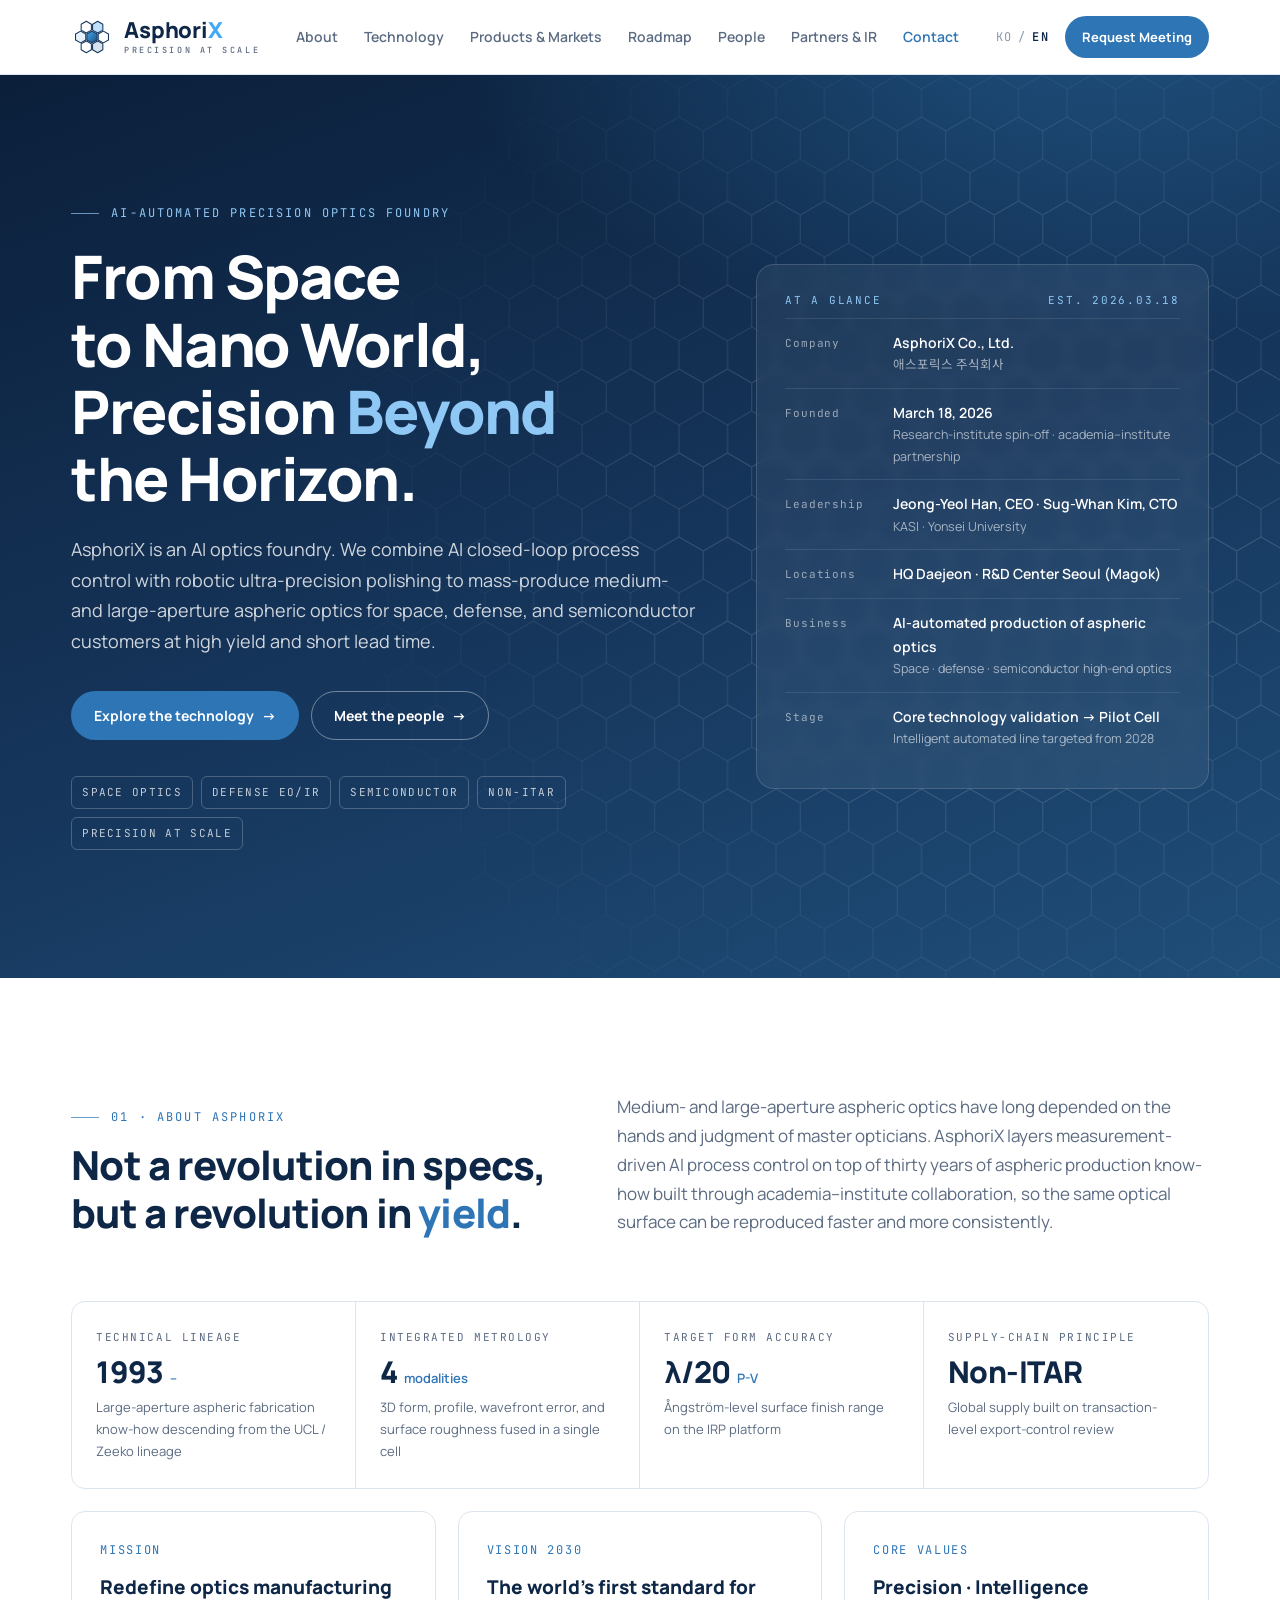
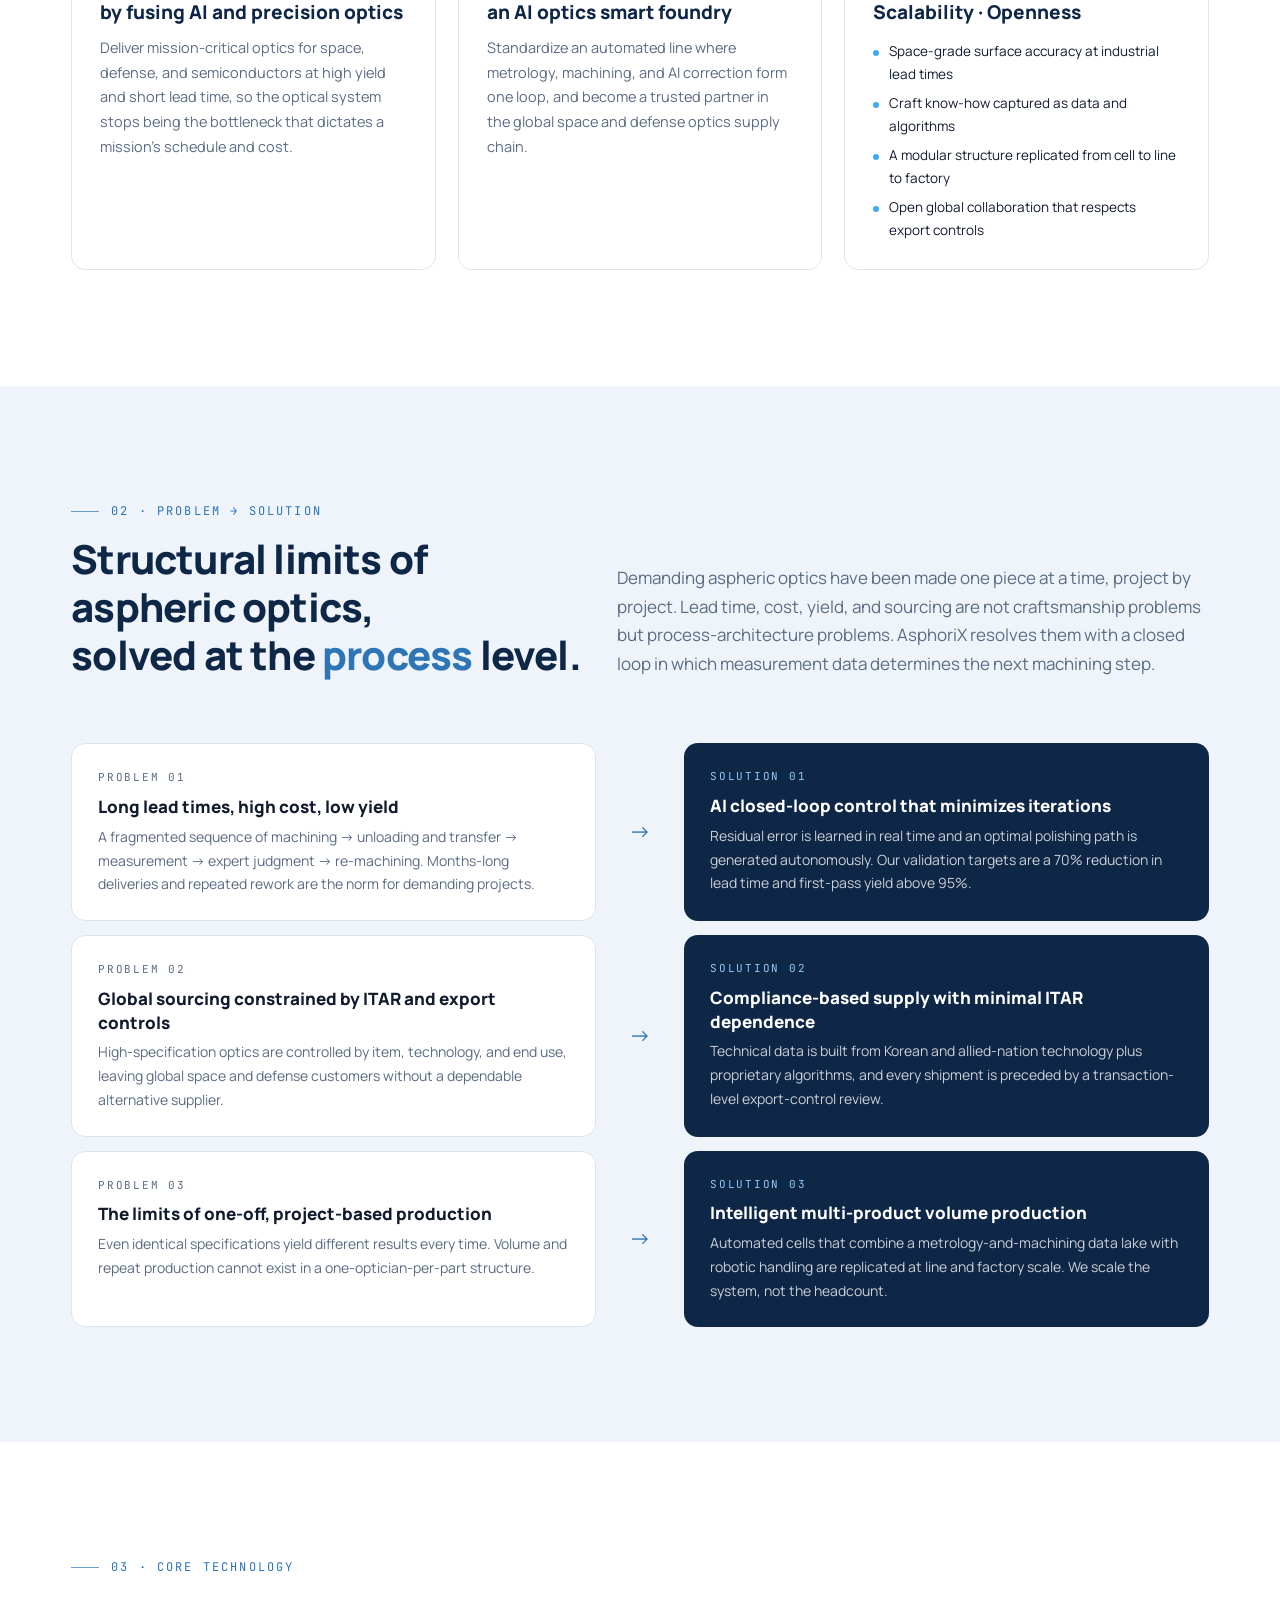
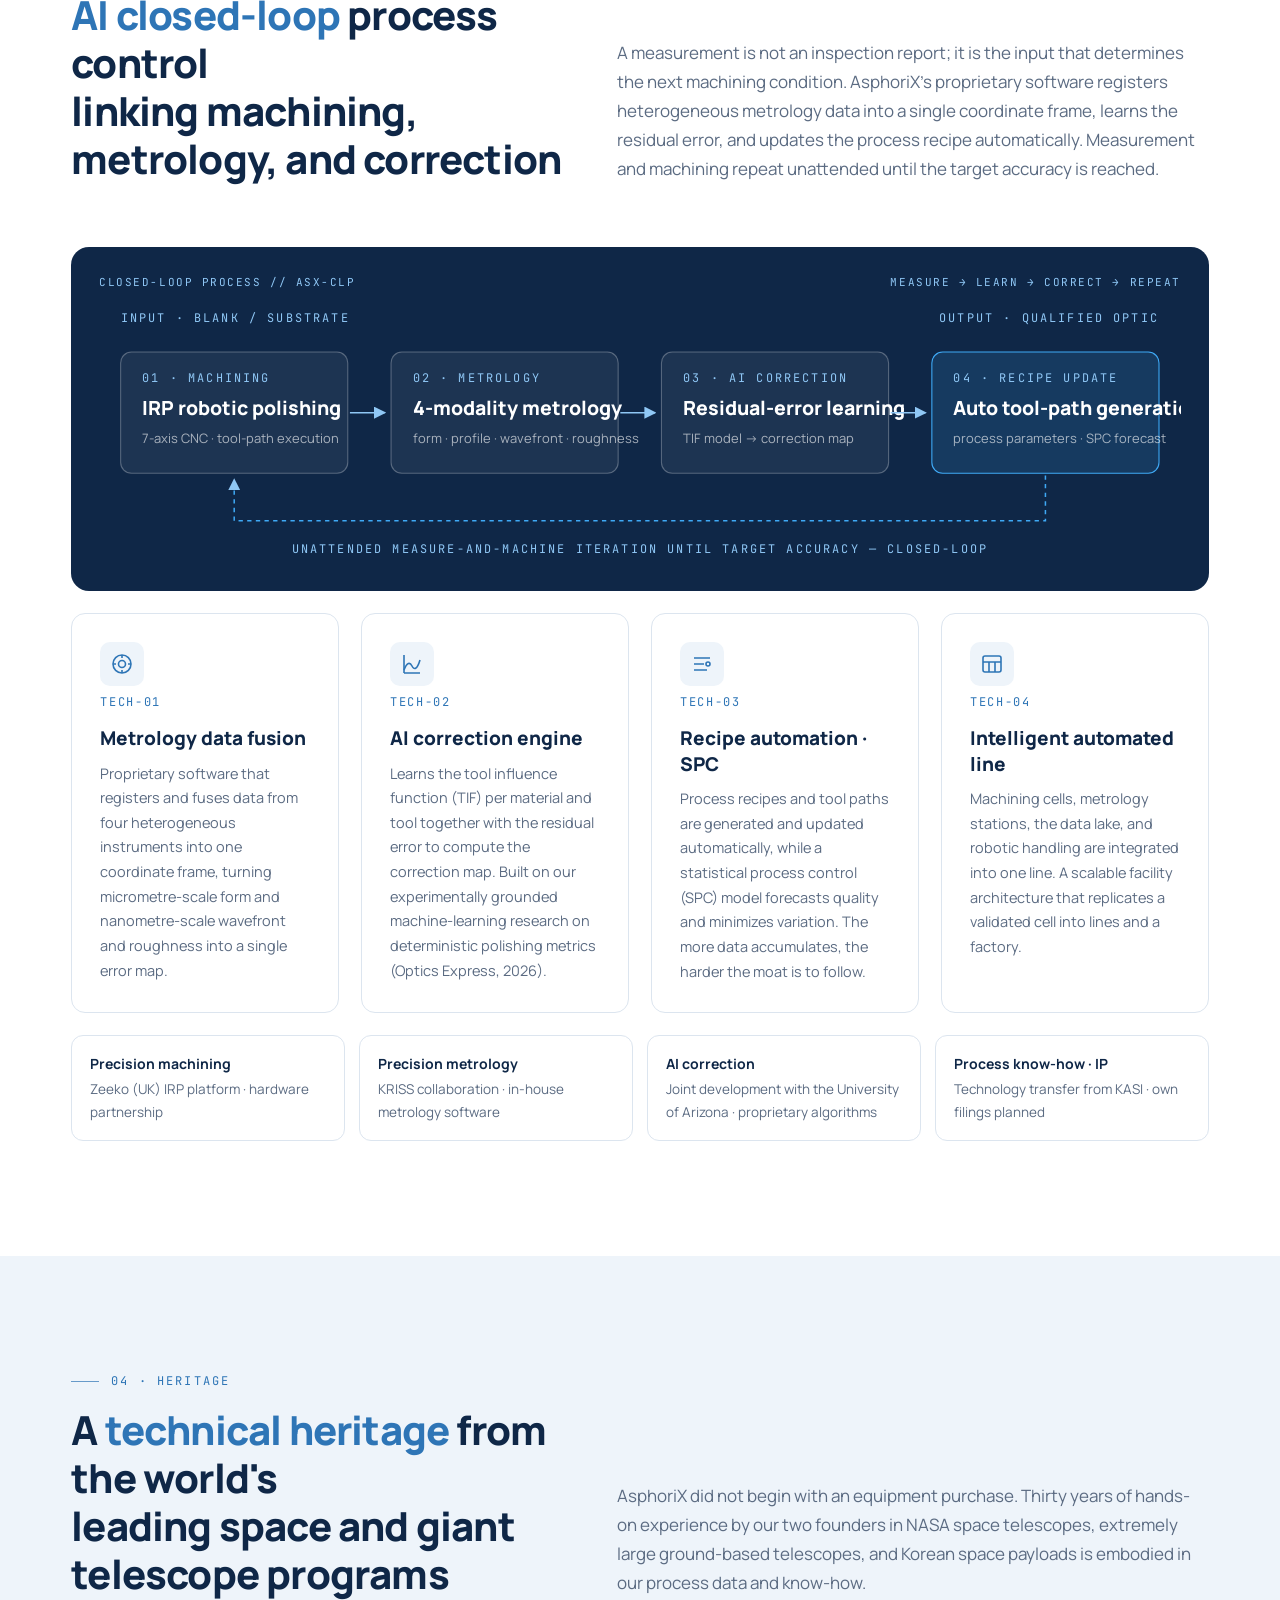
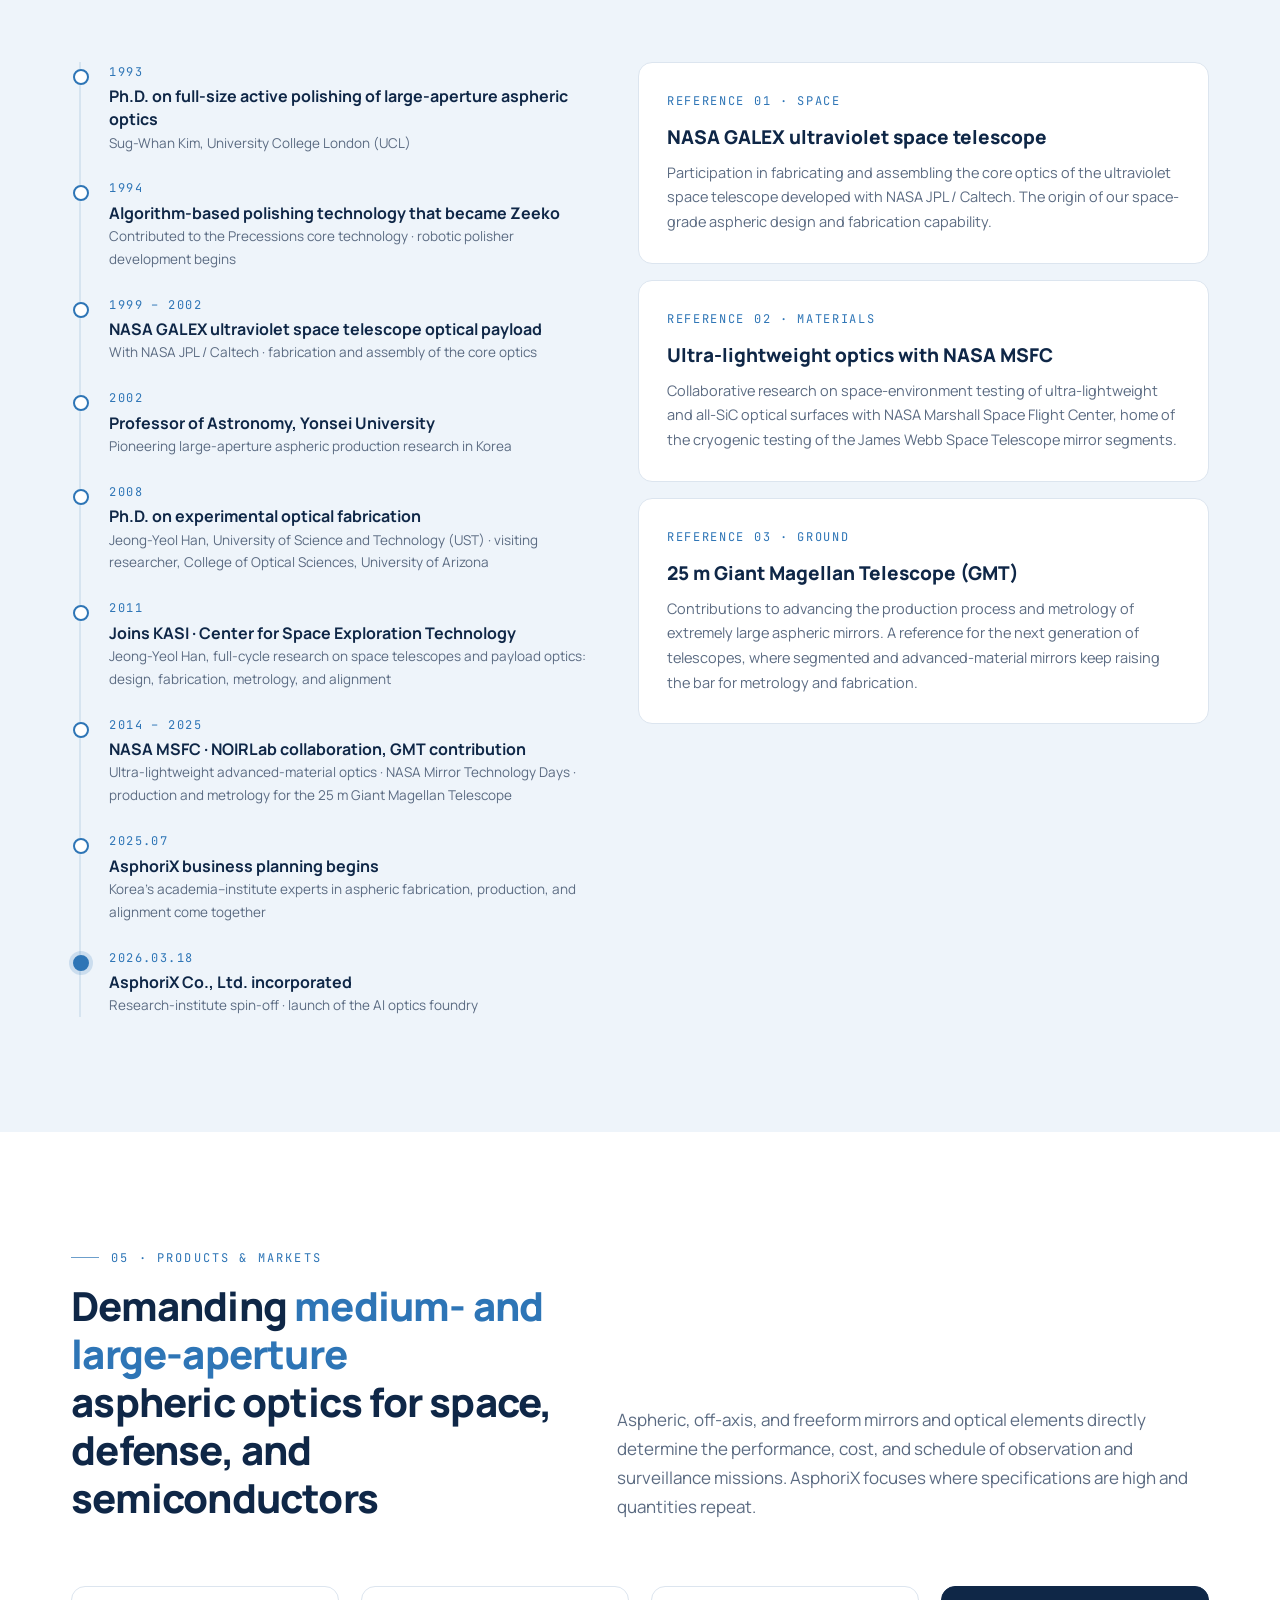
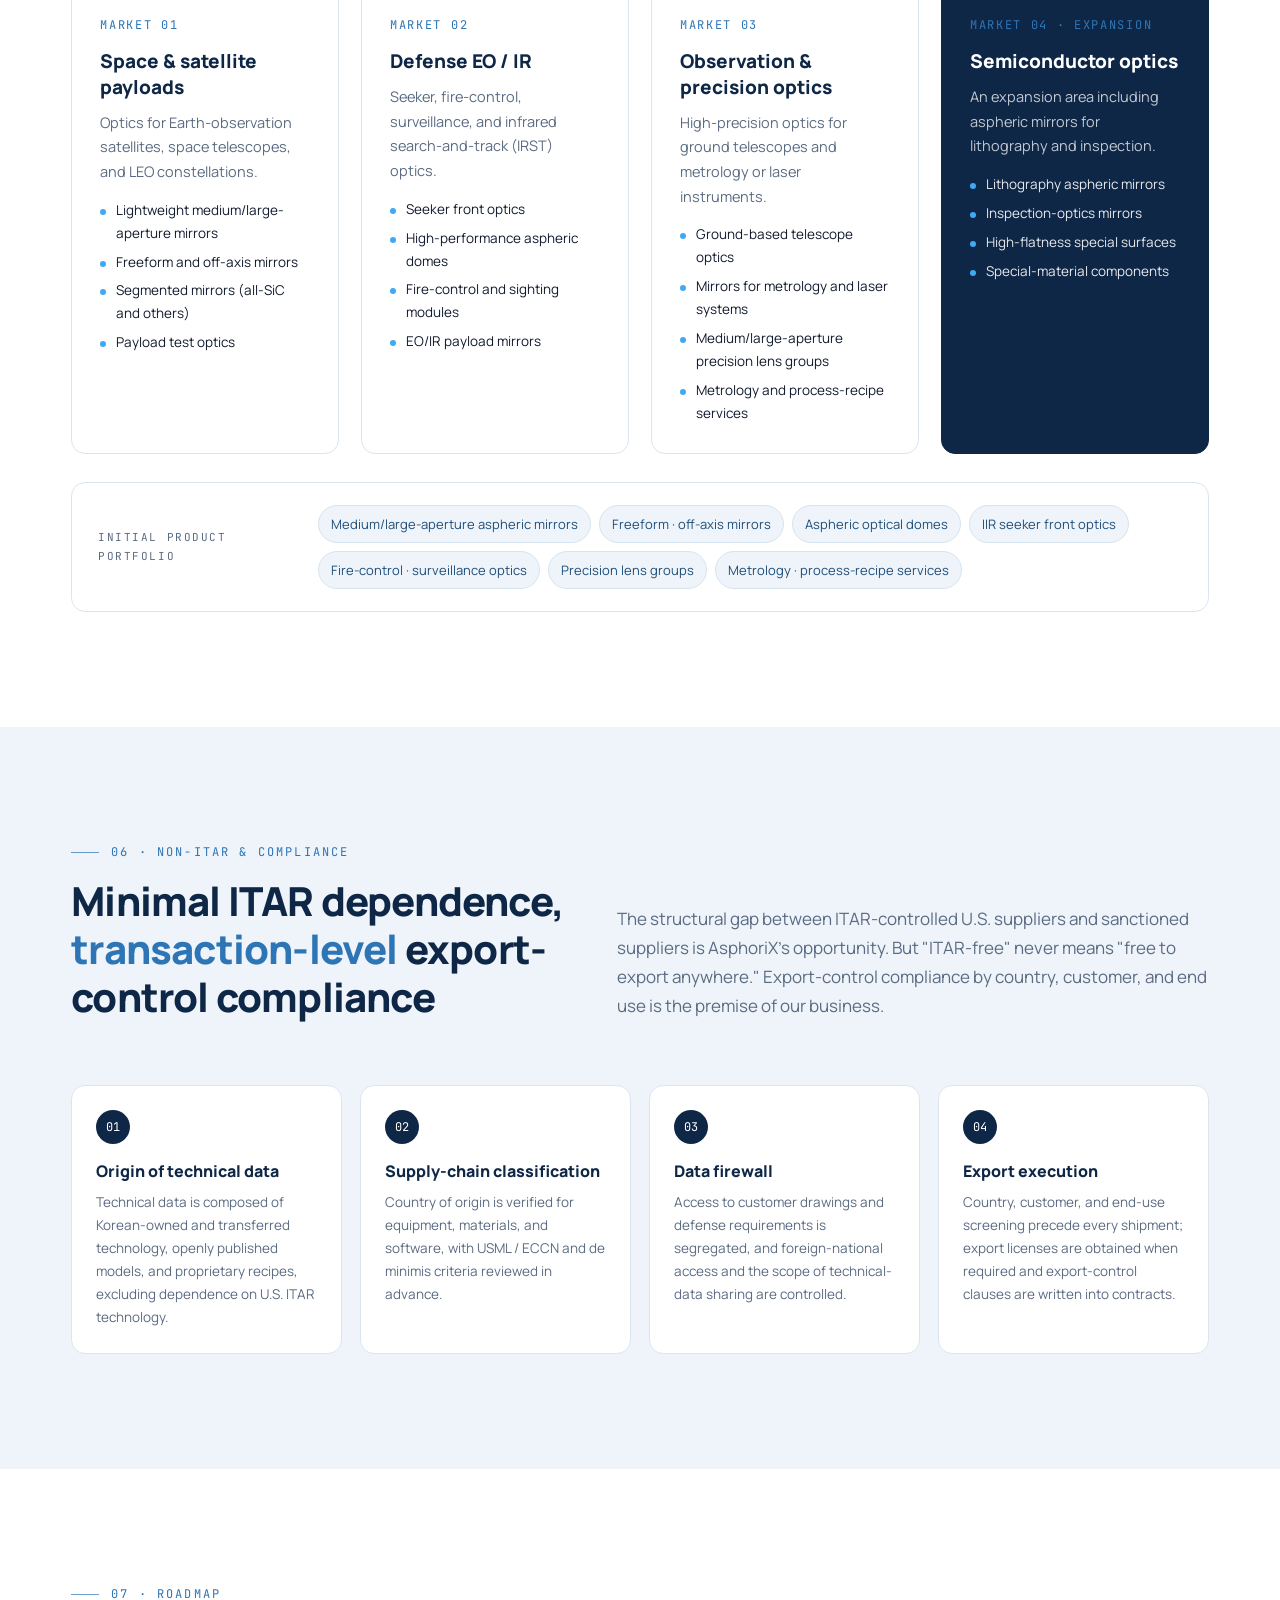
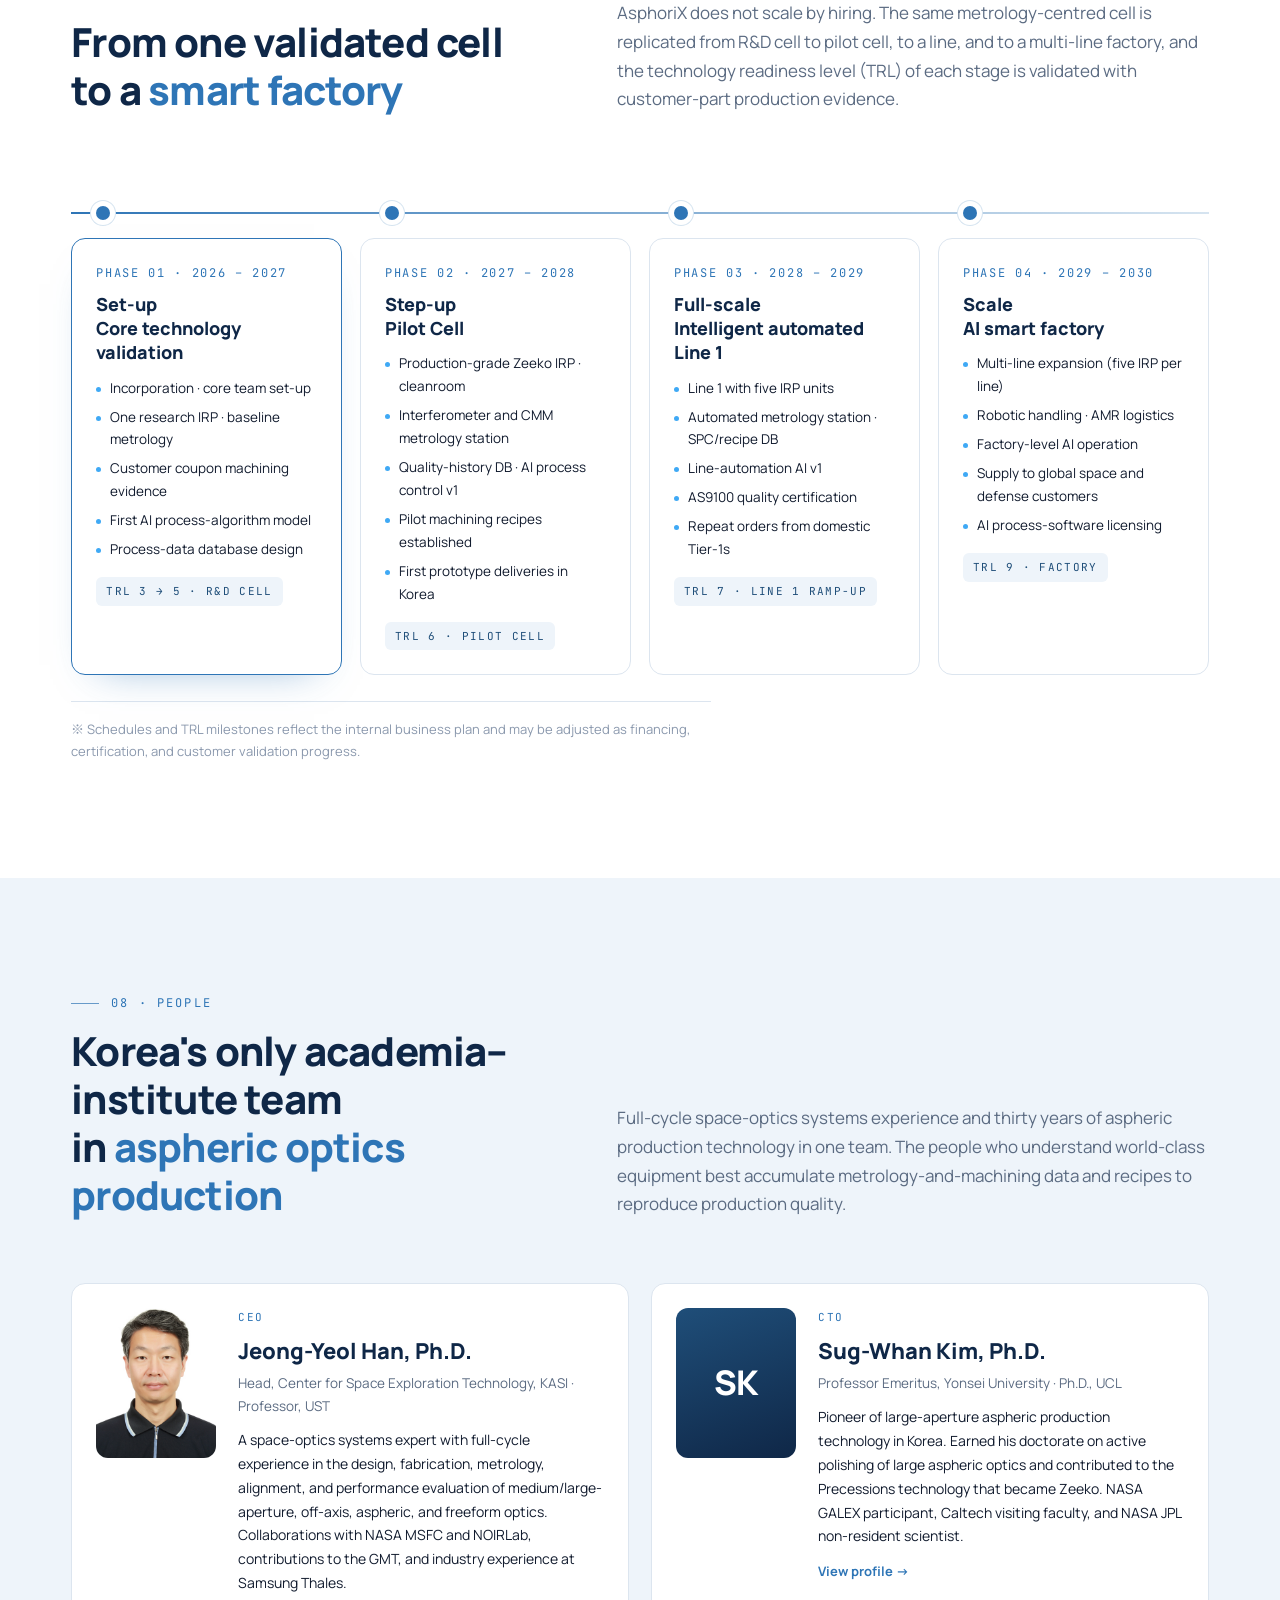
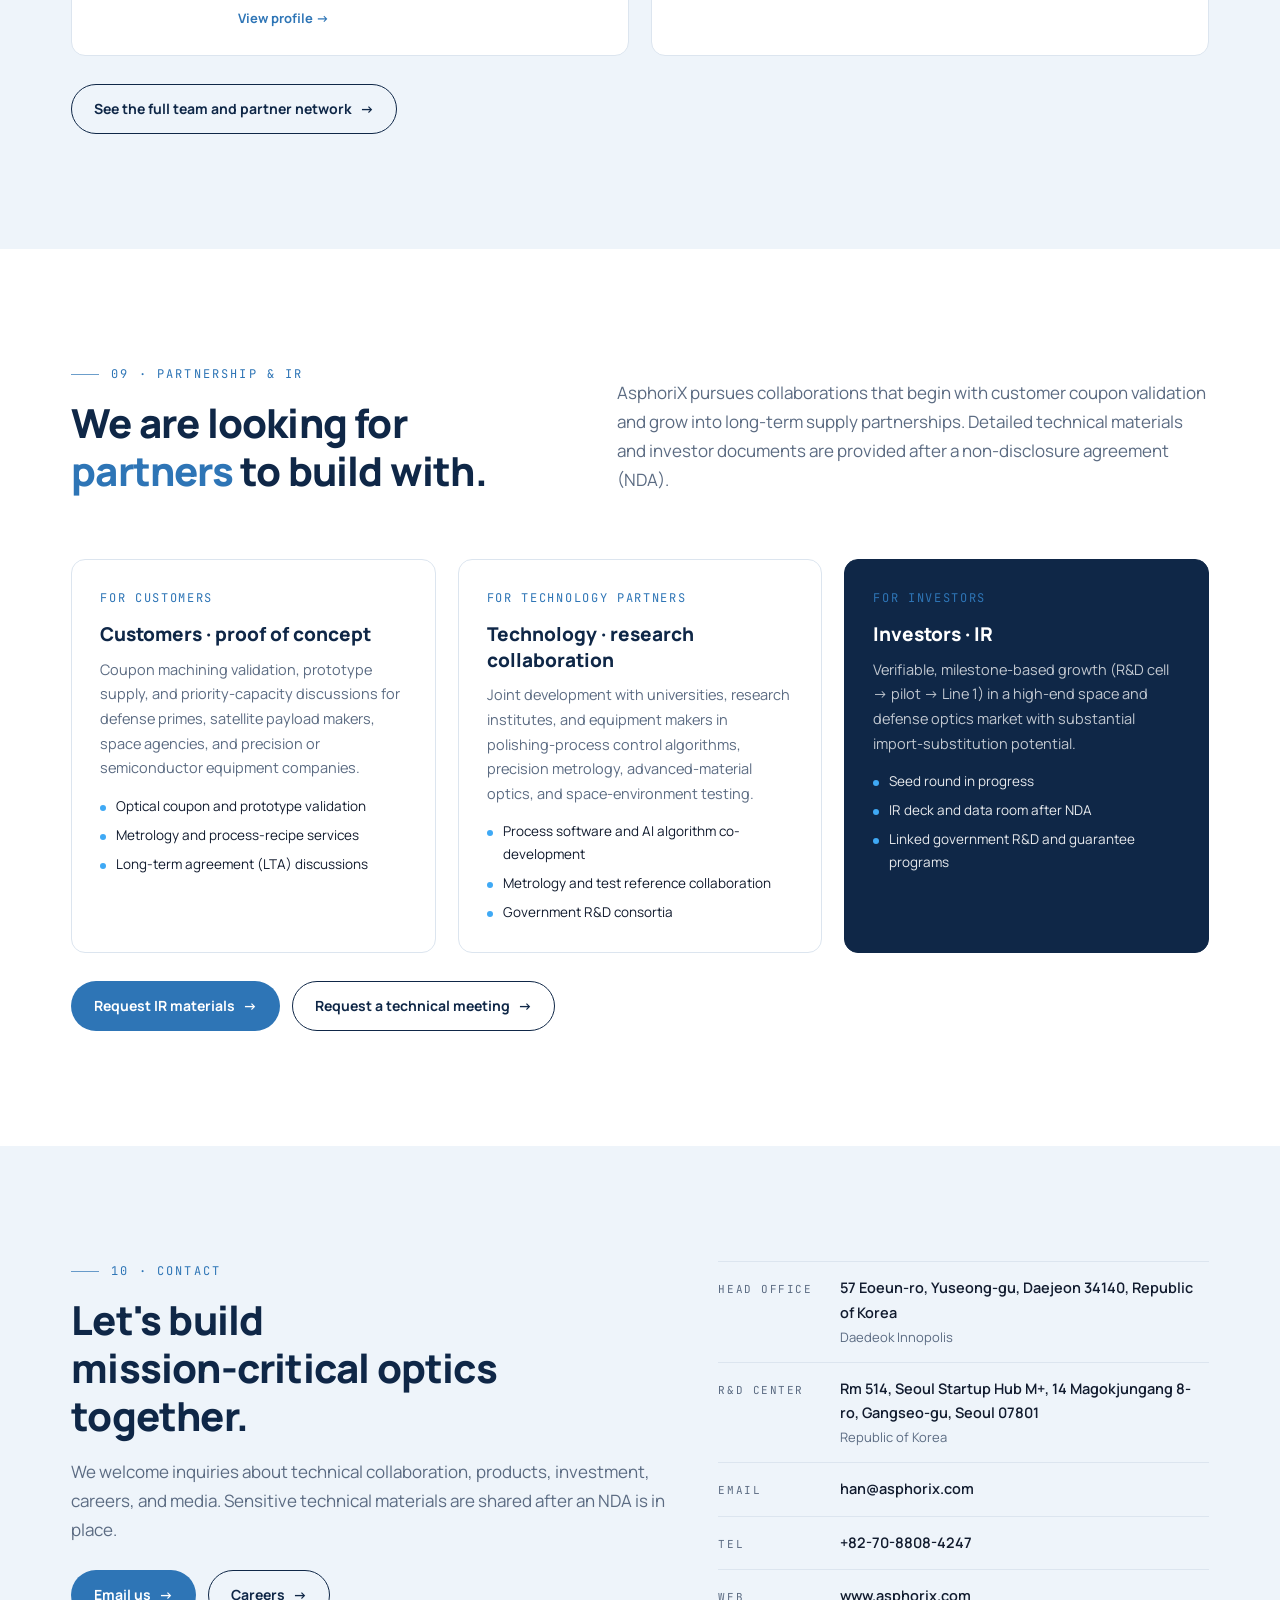
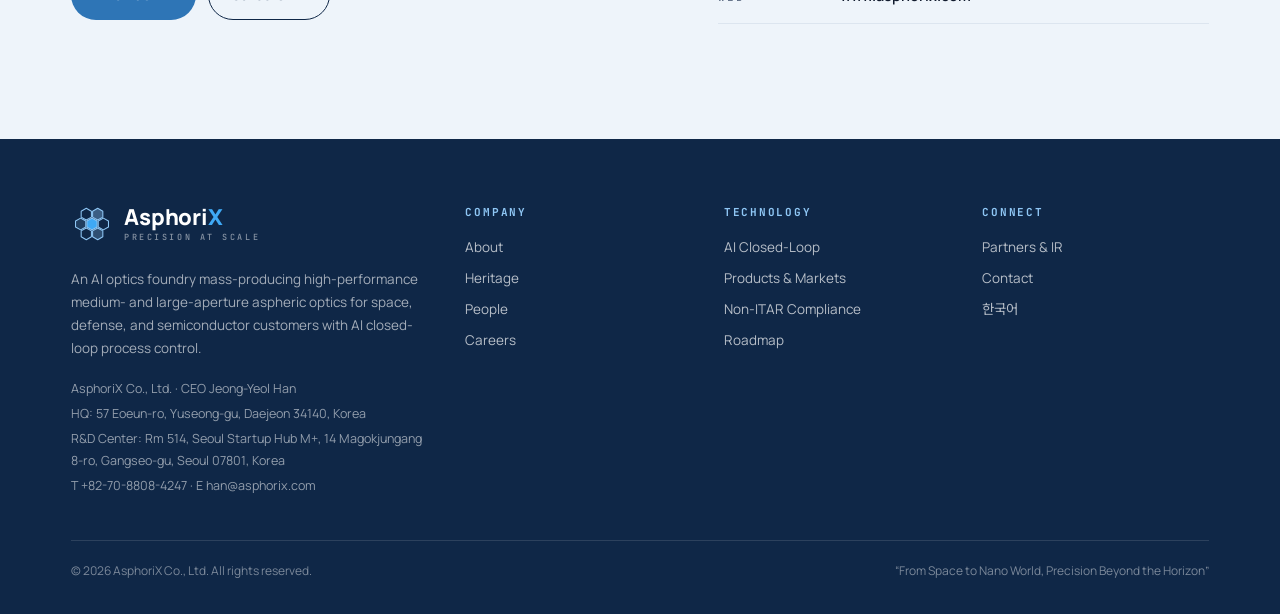
<file: index-en.html>
<!doctype html>
<html lang="en">
<head>
<meta charset="utf-8">
<meta name="viewport" content="width=device-width, initial-scale=1">
<title>AsphoriX — AI-Automated Precision Optics Foundry</title>
<meta name="description" content="AsphoriX combines AI closed-loop process control with robotic ultra-precision polishing to mass-produce medium- and large-aperture aspheric optics for space, defense, and semiconductor customers at high yield and short lead time.">
<meta property="og:type" content="website">
<meta property="og:title" content="AsphoriX — Precision at Scale">
<meta property="og:description" content="AI closed-loop optics foundry for medium- and large-aperture aspheric components">
<meta property="og:locale" content="en_US">
<link rel="alternate" hreflang="ko" href="index.html">
<link rel="alternate" hreflang="en" href="index-en.html">
<link rel="icon" href="data:image/svg+xml,%3Csvg xmlns='http://www.w3.org/2000/svg' viewBox='0 0 64 64'%3E%3Cpolygon points='32,4 56,18 56,46 32,60 8,46 8,18' fill='%2316365C'/%3E%3Cpolygon points='32,18 44,25 44,39 32,46 20,39 20,25' fill='%233FA9F5'/%3E%3C/svg%3E">
<link rel="preconnect" href="https://fonts.googleapis.com">
<link rel="preconnect" href="https://fonts.gstatic.com" crossorigin>
<link href="https://fonts.googleapis.com/css2?family=Manrope:wght@400;500;600;700;800&family=Noto+Sans+KR:wght@400;500;700;800&family=JetBrains+Mono:wght@400;500;600&display=swap" rel="stylesheet">
<link rel="stylesheet" href="assets/style.css">
</head>
<body>

<!-- ================= NAV ================= -->
<header class="nav" id="top">
  <div class="container nav-inner">
    <a class="logo" href="index-en.html" aria-label="AsphoriX home">
      <svg class="logo-mark" viewBox="0 0 64 64" aria-hidden="true">
        <defs>
          <linearGradient id="lgCore" x1="0" y1="0" x2="1" y2="1">
            <stop offset="0" stop-color="#3FA9F5"/><stop offset="1" stop-color="#1F4E79"/>
          </linearGradient>
          <polygon id="hx" points="7.8,4.5 0,9 -7.8,4.5 -7.8,-4.5 0,-9 7.8,-4.5"/>
        </defs>
        <g stroke="#16365C" stroke-width="1.6" fill="none" stroke-linejoin="round">
          <use href="#hx" x="49.3" y="32"/>
          <use href="#hx" x="40.7" y="17" fill="#BFE0FA"/>
          <use href="#hx" x="23.3" y="17"/>
          <use href="#hx" x="14.7" y="32" fill="#E6F1FB"/>
          <use href="#hx" x="23.3" y="47"/>
          <use href="#hx" x="40.7" y="47" fill="#D6E4F0"/>
        </g>
        <use href="#hx" x="32" y="32" fill="url(#lgCore)" stroke="#16365C" stroke-width="1.6"/>
      </svg>
      <span class="logo-word">Asphori<em>X</em><small>Precision at Scale</small></span>
    </a>
    <nav class="nav-links" aria-label="Main">
      <a href="#about">About</a>
      <a href="#technology">Technology</a>
      <a href="#markets">Products &amp; Markets</a>
      <a href="#roadmap">Roadmap</a>
      <a href="team-en.html">People</a>
      <a href="#partners">Partners &amp; IR</a>
      <a href="#contact">Contact</a>
    </nav>
    <div class="nav-right">
      <span class="lang"><a href="index.html">KO</a><span>/</span><a class="on" href="index-en.html">EN</a></span>
      <a class="btn btn-primary btn-sm" href="#contact">Request Meeting</a>
      <button class="nav-toggle" aria-label="Open menu" aria-expanded="false">
        <svg width="20" height="20" viewBox="0 0 20 20" fill="none" stroke="currentColor" stroke-width="2" stroke-linecap="round"><path d="M3 5h14M3 10h14M3 15h14"/></svg>
      </button>
    </div>
  </div>
</header>

<main>

<!-- ================= HERO ================= -->
<section class="hero">
  <svg class="hero-bg" aria-hidden="true">
    <defs>
      <pattern id="hexp" width="48.5" height="84" patternUnits="userSpaceOnUse">
        <g fill="none" stroke="#ffffff" stroke-width=".9">
          <path d="M24.25,0 l24.25,14 v28 l-24.25,14 l-24.25,-14 v-28 z"/>
          <path d="M0,42 l24.25,14 v28 l-24.25,14 l-24.25,-14 v-28 z"/>
          <path d="M48.5,42 l24.25,14 v28 l-24.25,14 l-24.25,-14 v-28 z"/>
        </g>
      </pattern>
    </defs>
    <rect width="100%" height="100%" fill="url(#hexp)"/>
  </svg>
  <div class="container hero-inner">
    <div>
      <div class="eyebrow light reveal">AI-Automated Precision Optics Foundry</div>
      <h1 class="reveal">From Space<br>to Nano World,<br>Precision <em>Beyond</em><br>the Horizon.</h1>
      <p class="hero-sub reveal">AsphoriX is an AI optics foundry. We combine AI closed-loop process control with robotic ultra-precision polishing to mass-produce medium- and large-aperture aspheric optics for space, defense, and semiconductor customers at high yield and short lead time.</p>
      <div class="hero-actions reveal">
        <a class="btn btn-primary" href="#technology">Explore the technology <span class="arr">→</span></a>
        <a class="btn btn-ghost" href="team-en.html">Meet the people <span class="arr">→</span></a>
      </div>
      <div class="hero-tags reveal">
        <span class="tag">Space Optics</span><span class="tag">Defense EO/IR</span><span class="tag">Semiconductor</span><span class="tag">Non-ITAR</span><span class="tag">Precision at Scale</span>
      </div>
    </div>
    <aside class="glance reveal" aria-label="Company at a glance">
      <div class="glance-head"><span>AT A GLANCE</span><span>EST. 2026.03.18</span></div>
      <dl>
        <div class="row"><dt>Company</dt><dd>AsphoriX Co., Ltd.<small>애스포릭스 주식회사</small></dd></div>
        <div class="row"><dt>Founded</dt><dd>March 18, 2026<small>Research-institute spin-off · academia–institute partnership</small></dd></div>
        <div class="row"><dt>Leadership</dt><dd>Jeong-Yeol Han, CEO · Sug-Whan Kim, CTO<small>KASI · Yonsei University</small></dd></div>
        <div class="row"><dt>Locations</dt><dd>HQ Daejeon · R&amp;D Center Seoul (Magok)</dd></div>
        <div class="row"><dt>Business</dt><dd>AI-automated production of aspheric optics<small>Space · defense · semiconductor high-end optics</small></dd></div>
        <div class="row"><dt>Stage</dt><dd>Core technology validation → Pilot Cell<small>Intelligent automated line targeted from 2028</small></dd></div>
      </dl>
    </aside>
  </div>
</section>

<!-- ================= ABOUT ================= -->
<section id="about" class="section">
  <div class="container">
    <div class="section-head">
      <div>
        <div class="eyebrow">01 · About AsphoriX</div>
        <h2 class="section-title reveal">Not a revolution in specs,<br>but a revolution in <em>yield</em>.</h2>
      </div>
      <p class="lead reveal">Medium- and large-aperture aspheric optics have long depended on the hands and judgment of master opticians. AsphoriX layers measurement-driven AI process control on top of thirty years of aspheric production know-how built through academia–institute collaboration, so the same optical surface can be reproduced faster and more consistently.</p>
    </div>

    <div class="stats reveal">
      <div class="stat"><div class="k">Technical lineage</div><div class="v">1993<small>–</small></div><p>Large-aperture aspheric fabrication know-how descending from the UCL / Zeeko lineage</p></div>
      <div class="stat"><div class="k">Integrated metrology</div><div class="v">4<small>modalities</small></div><p>3D form, profile, wavefront error, and surface roughness fused in a single cell</p></div>
      <div class="stat"><div class="k">Target form accuracy</div><div class="v">λ/20<small>P-V</small></div><p>Ångström-level surface finish range on the IRP platform</p></div>
      <div class="stat"><div class="k">Supply-chain principle</div><div class="v">Non-ITAR</div><p>Global supply built on transaction-level export-control review</p></div>
    </div>

    <div class="grid-3 reveal" style="margin-top:22px">
      <article class="card">
        <div class="num">MISSION</div>
        <h3>Redefine optics manufacturing<br>by fusing AI and precision optics</h3>
        <p>Deliver mission-critical optics for space, defense, and semiconductors at high yield and short lead time, so the optical system stops being the bottleneck that dictates a mission's schedule and cost.</p>
      </article>
      <article class="card">
        <div class="num">VISION 2030</div>
        <h3>The world's first standard for<br>an AI optics smart foundry</h3>
        <p>Standardize an automated line where metrology, machining, and AI correction form one loop, and become a trusted partner in the global space and defense optics supply chain.</p>
      </article>
      <article class="card">
        <div class="num">CORE VALUES</div>
        <h3>Precision · Intelligence<br>Scalability · Openness</h3>
        <ul>
          <li>Space-grade surface accuracy at industrial lead times</li>
          <li>Craft know-how captured as data and algorithms</li>
          <li>A modular structure replicated from cell to line to factory</li>
          <li>Open global collaboration that respects export controls</li>
        </ul>
      </article>
    </div>
  </div>
</section>

<!-- ================= WHY ================= -->
<section id="why" class="section alt">
  <div class="container">
    <div class="section-head">
      <div>
        <div class="eyebrow">02 · Problem → Solution</div>
        <h2 class="section-title reveal">Structural limits of aspheric optics,<br>solved at the <em>process</em> level.</h2>
      </div>
      <p class="lead reveal">Demanding aspheric optics have been made one piece at a time, project by project. Lead time, cost, yield, and sourcing are not craftsmanship problems but process-architecture problems. AsphoriX resolves them with a closed loop in which measurement data determines the next machining step.</p>
    </div>

    <div class="reveal">
      <div class="pain">
        <div class="p"><div class="lbl">Problem 01</div><h4>Long lead times, high cost, low yield</h4><p>A fragmented sequence of machining → unloading and transfer → measurement → expert judgment → re-machining. Months-long deliveries and repeated rework are the norm for demanding projects.</p></div>
        <div class="arrow" aria-hidden="true">→</div>
        <div class="s"><div class="lbl">Solution 01</div><h4>AI closed-loop control that minimizes iterations</h4><p>Residual error is learned in real time and an optimal polishing path is generated autonomously. Our validation targets are a 70% reduction in lead time and first-pass yield above 95%.</p></div>
      </div>
      <div class="pain">
        <div class="p"><div class="lbl">Problem 02</div><h4>Global sourcing constrained by ITAR and export controls</h4><p>High-specification optics are controlled by item, technology, and end use, leaving global space and defense customers without a dependable alternative supplier.</p></div>
        <div class="arrow" aria-hidden="true">→</div>
        <div class="s"><div class="lbl">Solution 02</div><h4>Compliance-based supply with minimal ITAR dependence</h4><p>Technical data is built from Korean and allied-nation technology plus proprietary algorithms, and every shipment is preceded by a transaction-level export-control review.</p></div>
      </div>
      <div class="pain">
        <div class="p"><div class="lbl">Problem 03</div><h4>The limits of one-off, project-based production</h4><p>Even identical specifications yield different results every time. Volume and repeat production cannot exist in a one-optician-per-part structure.</p></div>
        <div class="arrow" aria-hidden="true">→</div>
        <div class="s"><div class="lbl">Solution 03</div><h4>Intelligent multi-product volume production</h4><p>Automated cells that combine a metrology-and-machining data lake with robotic handling are replicated at line and factory scale. We scale the system, not the headcount.</p></div>
      </div>
    </div>
  </div>
</section>

<!-- ================= TECHNOLOGY ================= -->
<section id="technology" class="section">
  <div class="container">
    <div class="section-head">
      <div>
        <div class="eyebrow">03 · Core Technology</div>
        <h2 class="section-title reveal"><em>AI closed-loop</em> process control<br>linking machining, metrology, and correction</h2>
      </div>
      <p class="lead reveal">A measurement is not an inspection report; it is the input that determines the next machining condition. AsphoriX's proprietary software registers heterogeneous metrology data into a single coordinate frame, learns the residual error, and updates the process recipe automatically. Measurement and machining repeat unattended until the target accuracy is reached.</p>
    </div>

    <div class="flow reveal">
      <div class="flow-cap"><span>CLOSED-LOOP PROCESS // ASX-CLP</span><span>MEASURE → LEARN → CORRECT → REPEAT</span></div>
      <div class="flow-scroll">
        <svg class="flow-svg" viewBox="0 0 1000 250" xmlns="http://www.w3.org/2000/svg" role="img" aria-label="Closed-loop process flow: precision machining, nano-scale metrology, AI correction, and recipe update">
          <defs>
            <marker id="ar" markerWidth="8" markerHeight="8" refX="7" refY="4" orient="auto"><path d="M0,0 L8,4 L0,8 z" fill="#8FC7F5"/></marker>
          </defs>
          <text class="fl" x="20" y="22">INPUT · BLANK / SUBSTRATE</text>
          <text class="fl" x="980" y="22" text-anchor="end">OUTPUT · QUALIFIED OPTIC</text>

          <rect x="20" y="50" width="210" height="112" rx="10" fill="rgba(255,255,255,.06)" stroke="rgba(255,255,255,.28)"/>
          <text class="fn" x="40" y="78">01 · MACHINING</text>
          <text class="ft" x="40" y="108">IRP robotic polishing</text>
          <text class="fs" x="40" y="134">7-axis CNC · tool-path execution</text>

          <rect x="270" y="50" width="210" height="112" rx="10" fill="rgba(255,255,255,.06)" stroke="rgba(255,255,255,.28)"/>
          <text class="fn" x="290" y="78">02 · METROLOGY</text>
          <text class="ft" x="290" y="108">4-modality metrology</text>
          <text class="fs" x="290" y="134">form · profile · wavefront · roughness</text>

          <rect x="520" y="50" width="210" height="112" rx="10" fill="rgba(255,255,255,.06)" stroke="rgba(255,255,255,.28)"/>
          <text class="fn" x="540" y="78">03 · AI CORRECTION</text>
          <text class="ft" x="540" y="108">Residual-error learning</text>
          <text class="fs" x="540" y="134">TIF model → correction map</text>

          <rect x="770" y="50" width="210" height="112" rx="10" fill="rgba(63,169,245,.14)" stroke="#3FA9F5"/>
          <text class="fn" x="790" y="78">04 · RECIPE UPDATE</text>
          <text class="ft" x="790" y="108">Auto tool-path generation</text>
          <text class="fs" x="790" y="134">process parameters · SPC forecast</text>

          <g stroke="#8FC7F5" stroke-width="1.4" fill="none" marker-end="url(#ar)">
            <line x1="232" y1="106" x2="264" y2="106"/>
            <line x1="482" y1="106" x2="514" y2="106"/>
            <line x1="732" y1="106" x2="764" y2="106"/>
          </g>
          <path d="M875,164 V206 H125 V168" fill="none" stroke="#3FA9F5" stroke-width="1.4" stroke-dasharray="4 4" marker-end="url(#ar)"/>
          <text class="fl" x="500" y="236" text-anchor="middle">UNATTENDED MEASURE-AND-MACHINE ITERATION UNTIL TARGET ACCURACY — CLOSED-LOOP</text>
        </svg>
      </div>
    </div>

    <div class="grid-4 reveal" style="margin-top:22px">
      <article class="card">
        <div class="icon"><svg viewBox="0 0 24 24" fill="none" stroke="currentColor" stroke-width="1.6"><circle cx="12" cy="12" r="9"/><circle cx="12" cy="12" r="3.5"/><path d="M12 3v3M12 18v3M3 12h3M18 12h3"/></svg></div>
        <div class="num">TECH-01</div>
        <h3>Metrology data fusion</h3>
        <p>Proprietary software that registers and fuses data from four heterogeneous instruments into one coordinate frame, turning micrometre-scale form and nanometre-scale wavefront and roughness into a single error map.</p>
      </article>
      <article class="card">
        <div class="icon"><svg viewBox="0 0 24 24" fill="none" stroke="currentColor" stroke-width="1.6"><path d="M4 18c3-8 6-8 8-4s5 4 8-6"/><path d="M4 21h16M4 3v18"/></svg></div>
        <div class="num">TECH-02</div>
        <h3>AI correction engine</h3>
        <p>Learns the tool influence function (TIF) per material and tool together with the residual error to compute the correction map. Built on our experimentally grounded machine-learning research on deterministic polishing metrics (Optics Express, 2026).</p>
      </article>
      <article class="card">
        <div class="icon"><svg viewBox="0 0 24 24" fill="none" stroke="currentColor" stroke-width="1.6"><path d="M4 6h16M4 12h10M4 18h13"/><circle cx="18" cy="12" r="2"/></svg></div>
        <div class="num">TECH-03</div>
        <h3>Recipe automation · SPC</h3>
        <p>Process recipes and tool paths are generated and updated automatically, while a statistical process control (SPC) model forecasts quality and minimizes variation. The more data accumulates, the harder the moat is to follow.</p>
      </article>
      <article class="card">
        <div class="icon"><svg viewBox="0 0 24 24" fill="none" stroke="currentColor" stroke-width="1.6"><rect x="3" y="4" width="18" height="16" rx="2"/><path d="M3 10h18M9 10v10M15 10v10"/></svg></div>
        <div class="num">TECH-04</div>
        <h3>Intelligent automated line</h3>
        <p>Machining cells, metrology stations, the data lake, and robotic handling are integrated into one line. A scalable facility architecture that replicates a validated cell into lines and a factory.</p>
      </article>
    </div>

    <div class="sources reveal">
      <div class="source"><b>Precision machining</b><span>Zeeko (UK) IRP platform · hardware partnership</span></div>
      <div class="source"><b>Precision metrology</b><span>KRISS collaboration · in-house metrology software</span></div>
      <div class="source"><b>AI correction</b><span>Joint development with the University of Arizona · proprietary algorithms</span></div>
      <div class="source"><b>Process know-how · IP</b><span>Technology transfer from KASI · own filings planned</span></div>
    </div>
  </div>
</section>

<!-- ================= HERITAGE ================= -->
<section id="heritage" class="section alt">
  <div class="container">
    <div class="section-head">
      <div>
        <div class="eyebrow">04 · Heritage</div>
        <h2 class="section-title reveal">A <em>technical heritage</em> from the world's<br>leading space and giant telescope programs</h2>
      </div>
      <p class="lead reveal">AsphoriX did not begin with an equipment purchase. Thirty years of hands-on experience by our two founders in NASA space telescopes, extremely large ground-based telescopes, and Korean space payloads is embodied in our process data and know-how.</p>
    </div>

    <div class="heritage">
      <div class="timeline reveal">
        <div class="tl"><div class="y">1993</div><h4>Ph.D. on full-size active polishing of large-aperture aspheric optics</h4><p>Sug-Whan Kim, University College London (UCL)</p></div>
        <div class="tl"><div class="y">1994</div><h4>Algorithm-based polishing technology that became Zeeko</h4><p>Contributed to the Precessions core technology · robotic polisher development begins</p></div>
        <div class="tl"><div class="y">1999 – 2002</div><h4>NASA GALEX ultraviolet space telescope optical payload</h4><p>With NASA JPL / Caltech · fabrication and assembly of the core optics</p></div>
        <div class="tl"><div class="y">2002</div><h4>Professor of Astronomy, Yonsei University</h4><p>Pioneering large-aperture aspheric production research in Korea</p></div>
        <div class="tl"><div class="y">2008</div><h4>Ph.D. on experimental optical fabrication</h4><p>Jeong-Yeol Han, University of Science and Technology (UST) · visiting researcher, College of Optical Sciences, University of Arizona</p></div>
        <div class="tl"><div class="y">2011</div><h4>Joins KASI · Center for Space Exploration Technology</h4><p>Jeong-Yeol Han, full-cycle research on space telescopes and payload optics: design, fabrication, metrology, and alignment</p></div>
        <div class="tl"><div class="y">2014 – 2025</div><h4>NASA MSFC · NOIRLab collaboration, GMT contribution</h4><p>Ultra-lightweight advanced-material optics · NASA Mirror Technology Days · production and metrology for the 25 m Giant Magellan Telescope</p></div>
        <div class="tl"><div class="y">2025.07</div><h4>AsphoriX business planning begins</h4><p>Korea's academia–institute experts in aspheric fabrication, production, and alignment come together</p></div>
        <div class="tl now"><div class="y">2026.03.18</div><h4>AsphoriX Co., Ltd. incorporated</h4><p>Research-institute spin-off · launch of the AI optics foundry</p></div>
      </div>

      <div class="refs reveal">
        <article class="card">
          <div class="num">REFERENCE 01 · SPACE</div>
          <h3>NASA GALEX ultraviolet space telescope</h3>
          <p>Participation in fabricating and assembling the core optics of the ultraviolet space telescope developed with NASA JPL / Caltech. The origin of our space-grade aspheric design and fabrication capability.</p>
        </article>
        <article class="card">
          <div class="num">REFERENCE 02 · MATERIALS</div>
          <h3>Ultra-lightweight optics with NASA MSFC</h3>
          <p>Collaborative research on space-environment testing of ultra-lightweight and all-SiC optical surfaces with NASA Marshall Space Flight Center, home of the cryogenic testing of the James Webb Space Telescope mirror segments.</p>
        </article>
        <article class="card">
          <div class="num">REFERENCE 03 · GROUND</div>
          <h3>25 m Giant Magellan Telescope (GMT)</h3>
          <p>Contributions to advancing the production process and metrology of extremely large aspheric mirrors. A reference for the next generation of telescopes, where segmented and advanced-material mirrors keep raising the bar for metrology and fabrication.</p>
        </article>
      </div>
    </div>
  </div>
</section>

<!-- ================= MARKETS ================= -->
<section id="markets" class="section">
  <div class="container">
    <div class="section-head">
      <div>
        <div class="eyebrow">05 · Products &amp; Markets</div>
        <h2 class="section-title reveal">Demanding <em>medium- and large-aperture</em><br>aspheric optics for space, defense, and semiconductors</h2>
      </div>
      <p class="lead reveal">Aspheric, off-axis, and freeform mirrors and optical elements directly determine the performance, cost, and schedule of observation and surveillance missions. AsphoriX focuses where specifications are high and quantities repeat.</p>
    </div>

    <div class="grid-4 reveal">
      <article class="card">
        <div class="num">MARKET 01</div>
        <h3>Space &amp; satellite payloads</h3>
        <p>Optics for Earth-observation satellites, space telescopes, and LEO constellations.</p>
        <ul><li>Lightweight medium/large-aperture mirrors</li><li>Freeform and off-axis mirrors</li><li>Segmented mirrors (all-SiC and others)</li><li>Payload test optics</li></ul>
      </article>
      <article class="card">
        <div class="num">MARKET 02</div>
        <h3>Defense EO / IR</h3>
        <p>Seeker, fire-control, surveillance, and infrared search-and-track (IRST) optics.</p>
        <ul><li>Seeker front optics</li><li>High-performance aspheric domes</li><li>Fire-control and sighting modules</li><li>EO/IR payload mirrors</li></ul>
      </article>
      <article class="card">
        <div class="num">MARKET 03</div>
        <h3>Observation &amp; precision optics</h3>
        <p>High-precision optics for ground telescopes and metrology or laser instruments.</p>
        <ul><li>Ground-based telescope optics</li><li>Mirrors for metrology and laser systems</li><li>Medium/large-aperture precision lens groups</li><li>Metrology and process-recipe services</li></ul>
      </article>
      <article class="card dark">
        <div class="num">MARKET 04 · EXPANSION</div>
        <h3>Semiconductor optics</h3>
        <p>An expansion area including aspheric mirrors for lithography and inspection.</p>
        <ul><li>Lithography aspheric mirrors</li><li>Inspection-optics mirrors</li><li>High-flatness special surfaces</li><li>Special-material components</li></ul>
      </article>
    </div>

    <div class="product-strip reveal">
      <div class="k">Initial product portfolio</div>
      <div class="chips">
        <span class="chip">Medium/large-aperture aspheric mirrors</span><span class="chip">Freeform · off-axis mirrors</span><span class="chip">Aspheric optical domes</span><span class="chip">IIR seeker front optics</span><span class="chip">Fire-control · surveillance optics</span><span class="chip">Precision lens groups</span><span class="chip">Metrology · process-recipe services</span>
      </div>
    </div>
  </div>
</section>

<!-- ================= COMPLIANCE ================= -->
<section id="compliance" class="section alt">
  <div class="container">
    <div class="section-head">
      <div>
        <div class="eyebrow">06 · Non-ITAR &amp; Compliance</div>
        <h2 class="section-title reveal">Minimal ITAR dependence,<br><em>transaction-level</em> export-control compliance</h2>
      </div>
      <p class="lead reveal">The structural gap between ITAR-controlled U.S. suppliers and sanctioned suppliers is AsphoriX's opportunity. But "ITAR-free" never means "free to export anywhere." Export-control compliance by country, customer, and end use is the premise of our business.</p>
    </div>
    <div class="steps reveal">
      <div class="step"><div class="n">01</div><h4>Origin of technical data</h4><p>Technical data is composed of Korean-owned and transferred technology, openly published models, and proprietary recipes, excluding dependence on U.S. ITAR technology.</p></div>
      <div class="step"><div class="n">02</div><h4>Supply-chain classification</h4><p>Country of origin is verified for equipment, materials, and software, with USML / ECCN and de minimis criteria reviewed in advance.</p></div>
      <div class="step"><div class="n">03</div><h4>Data firewall</h4><p>Access to customer drawings and defense requirements is segregated, and foreign-national access and the scope of technical-data sharing are controlled.</p></div>
      <div class="step"><div class="n">04</div><h4>Export execution</h4><p>Country, customer, and end-use screening precede every shipment; export licenses are obtained when required and export-control clauses are written into contracts.</p></div>
    </div>
  </div>
</section>

<!-- ================= ROADMAP ================= -->
<section id="roadmap" class="section">
  <div class="container">
    <div class="section-head">
      <div>
        <div class="eyebrow">07 · Roadmap</div>
        <h2 class="section-title reveal">From one validated cell<br>to a <em>smart factory</em></h2>
      </div>
      <p class="lead reveal">AsphoriX does not scale by hiring. The same metrology-centred cell is replicated from R&amp;D cell to pilot cell, to a line, and to a multi-line factory, and the technology readiness level (TRL) of each stage is validated with customer-part production evidence.</p>
    </div>
    <div class="phases reveal">
      <div class="phase now">
        <div class="when">PHASE 01 · 2026 – 2027</div>
        <h4>Set-up<br>Core technology validation</h4>
        <ul><li>Incorporation · core team set-up</li><li>One research IRP · baseline metrology</li><li>Customer coupon machining evidence</li><li>First AI process-algorithm model</li><li>Process-data database design</li></ul>
        <span class="trl">TRL 3 → 5 · R&amp;D CELL</span>
      </div>
      <div class="phase">
        <div class="when">PHASE 02 · 2027 – 2028</div>
        <h4>Step-up<br>Pilot Cell</h4>
        <ul><li>Production-grade Zeeko IRP · cleanroom</li><li>Interferometer and CMM metrology station</li><li>Quality-history DB · AI process control v1</li><li>Pilot machining recipes established</li><li>First prototype deliveries in Korea</li></ul>
        <span class="trl">TRL 6 · PILOT CELL</span>
      </div>
      <div class="phase">
        <div class="when">PHASE 03 · 2028 – 2029</div>
        <h4>Full-scale<br>Intelligent automated Line 1</h4>
        <ul><li>Line 1 with five IRP units</li><li>Automated metrology station · SPC/recipe DB</li><li>Line-automation AI v1</li><li>AS9100 quality certification</li><li>Repeat orders from domestic Tier-1s</li></ul>
        <span class="trl">TRL 7 · LINE 1 RAMP-UP</span>
      </div>
      <div class="phase">
        <div class="when">PHASE 04 · 2029 – 2030</div>
        <h4>Scale<br>AI smart factory</h4>
        <ul><li>Multi-line expansion (five IRP per line)</li><li>Robotic handling · AMR logistics</li><li>Factory-level AI operation</li><li>Supply to global space and defense customers</li><li>AI process-software licensing</li></ul>
        <span class="trl">TRL 9 · FACTORY</span>
      </div>
    </div>
    <p class="note">※ Schedules and TRL milestones reflect the internal business plan and may be adjusted as financing, certification, and customer validation progress.</p>
  </div>
</section>

<!-- ================= PEOPLE ================= -->
<section id="people" class="section alt">
  <div class="container">
    <div class="section-head">
      <div>
        <div class="eyebrow">08 · People</div>
        <h2 class="section-title reveal">Korea's only academia–institute team<br>in <em>aspheric optics production</em></h2>
      </div>
      <p class="lead reveal">Full-cycle space-optics systems experience and thirty years of aspheric production technology in one team. The people who understand world-class equipment best accumulate metrology-and-machining data and recipes to reproduce production quality.</p>
    </div>
    <div class="people reveal">
      <article class="person">
        <img class="photo" src="assets/img/han-jeongyeol.jpg" alt="Jeong-Yeol Han, CEO">
        <div>
          <div class="role">CEO</div>
          <h3>Jeong-Yeol Han, Ph.D.</h3>
          <div class="sub">Head, Center for Space Exploration Technology, KASI · Professor, UST</div>
          <p>A space-optics systems expert with full-cycle experience in the design, fabrication, metrology, alignment, and performance evaluation of medium/large-aperture, off-axis, aspheric, and freeform optics. Collaborations with NASA MSFC and NOIRLab, contributions to the GMT, and industry experience at Samsung Thales.</p>
          <a class="more" href="team-en.html#ceo">View profile →</a>
        </div>
      </article>
      <article class="person">
        <div class="avatar" aria-hidden="true">SK</div>
        <div>
          <div class="role">CTO</div>
          <h3>Sug-Whan Kim, Ph.D.</h3>
          <div class="sub">Professor Emeritus, Yonsei University · Ph.D., UCL</div>
          <p>Pioneer of large-aperture aspheric production technology in Korea. Earned his doctorate on active polishing of large aspheric optics and contributed to the Precessions technology that became Zeeko. NASA GALEX participant, Caltech visiting faculty, and NASA JPL non-resident scientist.</p>
          <a class="more" href="team-en.html#cto">View profile →</a>
        </div>
      </article>
    </div>
    <div style="margin-top:28px"><a class="btn btn-outline" href="team-en.html">See the full team and partner network <span class="arr">→</span></a></div>
  </div>
</section>

<!-- ================= PARTNERS / IR ================= -->
<section id="partners" class="section">
  <div class="container">
    <div class="section-head">
      <div>
        <div class="eyebrow">09 · Partnership &amp; IR</div>
        <h2 class="section-title reveal">We are looking for<br><em>partners</em> to build with.</h2>
      </div>
      <p class="lead reveal">AsphoriX pursues collaborations that begin with customer coupon validation and grow into long-term supply partnerships. Detailed technical materials and investor documents are provided after a non-disclosure agreement (NDA).</p>
    </div>
    <div class="grid-3 reveal">
      <article class="card">
        <div class="num">FOR CUSTOMERS</div>
        <h3>Customers · proof of concept</h3>
        <p>Coupon machining validation, prototype supply, and priority-capacity discussions for defense primes, satellite payload makers, space agencies, and precision or semiconductor equipment companies.</p>
        <ul><li>Optical coupon and prototype validation</li><li>Metrology and process-recipe services</li><li>Long-term agreement (LTA) discussions</li></ul>
      </article>
      <article class="card">
        <div class="num">FOR TECHNOLOGY PARTNERS</div>
        <h3>Technology · research collaboration</h3>
        <p>Joint development with universities, research institutes, and equipment makers in polishing-process control algorithms, precision metrology, advanced-material optics, and space-environment testing.</p>
        <ul><li>Process software and AI algorithm co-development</li><li>Metrology and test reference collaboration</li><li>Government R&amp;D consortia</li></ul>
      </article>
      <article class="card dark">
        <div class="num">FOR INVESTORS</div>
        <h3>Investors · IR</h3>
        <p>Verifiable, milestone-based growth (R&amp;D cell → pilot → Line 1) in a high-end space and defense optics market with substantial import-substitution potential.</p>
        <ul><li>Seed round in progress</li><li>IR deck and data room after NDA</li><li>Linked government R&amp;D and guarantee programs</li></ul>
      </article>
    </div>
    <div style="margin-top:28px;display:flex;gap:12px;flex-wrap:wrap">
      <a class="btn btn-primary" href="mailto:han@asphorix.com?subject=%5BAsphoriX%5D%20IR%20deck%20request">Request IR materials <span class="arr">→</span></a>
      <a class="btn btn-outline" href="mailto:han@asphorix.com?subject=%5BAsphoriX%5D%20Technical%20meeting%20request">Request a technical meeting <span class="arr">→</span></a>
    </div>
  </div>
</section>

<!-- ================= CONTACT ================= -->
<section id="contact" class="section alt">
  <div class="container contact">
    <div>
      <div class="eyebrow">10 · Contact</div>
      <h2 class="section-title reveal">Let's build<br>mission-critical optics together.</h2>
      <p class="lead reveal" style="margin-top:18px">We welcome inquiries about technical collaboration, products, investment, careers, and media. Sensitive technical materials are shared after an NDA is in place.</p>
      <div class="hero-actions reveal" style="margin-top:26px">
        <a class="btn btn-primary" href="mailto:han@asphorix.com">Email us <span class="arr">→</span></a>
        <a class="btn btn-outline" href="team-en.html#careers">Careers <span class="arr">→</span></a>
      </div>
    </div>
    <dl class="addr reveal">
      <div class="row"><dt>Head office</dt><dd>57 Eoeun-ro, Yuseong-gu, Daejeon 34140, Republic of Korea<small>Daedeok Innopolis</small></dd></div>
      <div class="row"><dt>R&amp;D Center</dt><dd>Rm 514, Seoul Startup Hub M+, 14 Magokjungang 8-ro, Gangseo-gu, Seoul 07801<small>Republic of Korea</small></dd></div>
      <div class="row"><dt>Email</dt><dd><a href="mailto:han@asphorix.com">han@asphorix.com</a></dd></div>
      <div class="row"><dt>Tel</dt><dd><a href="tel:+82-70-8808-4247">+82-70-8808-4247</a></dd></div>
      <div class="row"><dt>Web</dt><dd><a href="https://www.asphorix.com">www.asphorix.com</a></dd></div>
    </dl>
  </div>
</section>

</main>

<!-- ================= FOOTER ================= -->
<footer class="foot">
  <div class="container">
    <div class="foot-grid">
      <div>
        <a class="logo" href="index-en.html" aria-label="AsphoriX home">
          <svg class="logo-mark" viewBox="0 0 64 64" aria-hidden="true">
            <g stroke="#8FC7F5" stroke-width="1.6" fill="none" stroke-linejoin="round">
              <use href="#hx" x="49.3" y="32"/><use href="#hx" x="40.7" y="17" fill="rgba(143,199,245,.35)"/><use href="#hx" x="23.3" y="17"/><use href="#hx" x="14.7" y="32" fill="rgba(143,199,245,.15)"/><use href="#hx" x="23.3" y="47"/><use href="#hx" x="40.7" y="47" fill="rgba(143,199,245,.25)"/>
            </g>
            <use href="#hx" x="32" y="32" fill="#3FA9F5" stroke="#8FC7F5" stroke-width="1.6"/>
          </svg>
          <span class="logo-word">Asphori<em>X</em><small>Precision at Scale</small></span>
        </a>
        <p class="foot-desc">An AI optics foundry mass-producing high-performance medium- and large-aperture aspheric optics for space, defense, and semiconductor customers with AI closed-loop process control.</p>
        <div class="foot-meta">
          <div>AsphoriX Co., Ltd. · CEO Jeong-Yeol Han</div>
          <div>HQ: 57 Eoeun-ro, Yuseong-gu, Daejeon 34140, Korea</div>
          <div>R&amp;D Center: Rm 514, Seoul Startup Hub M+, 14 Magokjungang 8-ro, Gangseo-gu, Seoul 07801, Korea</div>
          <div>T +82-70-8808-4247 · E han@asphorix.com</div>
        </div>
      </div>
      <div>
        <h5>Company</h5>
        <ul><li><a href="#about">About</a></li><li><a href="#heritage">Heritage</a></li><li><a href="team-en.html">People</a></li><li><a href="team-en.html#careers">Careers</a></li></ul>
      </div>
      <div>
        <h5>Technology</h5>
        <ul><li><a href="#technology">AI Closed-Loop</a></li><li><a href="#markets">Products &amp; Markets</a></li><li><a href="#compliance">Non-ITAR Compliance</a></li><li><a href="#roadmap">Roadmap</a></li></ul>
      </div>
      <div>
        <h5>Connect</h5>
        <ul><li><a href="#partners">Partners &amp; IR</a></li><li><a href="#contact">Contact</a></li><li><a href="index.html">한국어</a></li></ul>
      </div>
    </div>
    <div class="foot-bottom">
      <span>© <span id="year">2026</span> AsphoriX Co., Ltd. All rights reserved.</span>
      <span>“From Space to Nano World, Precision Beyond the Horizon”</span>
    </div>
  </div>
</footer>

<script src="assets/main.js"></script>
</body>
</html>
</file>
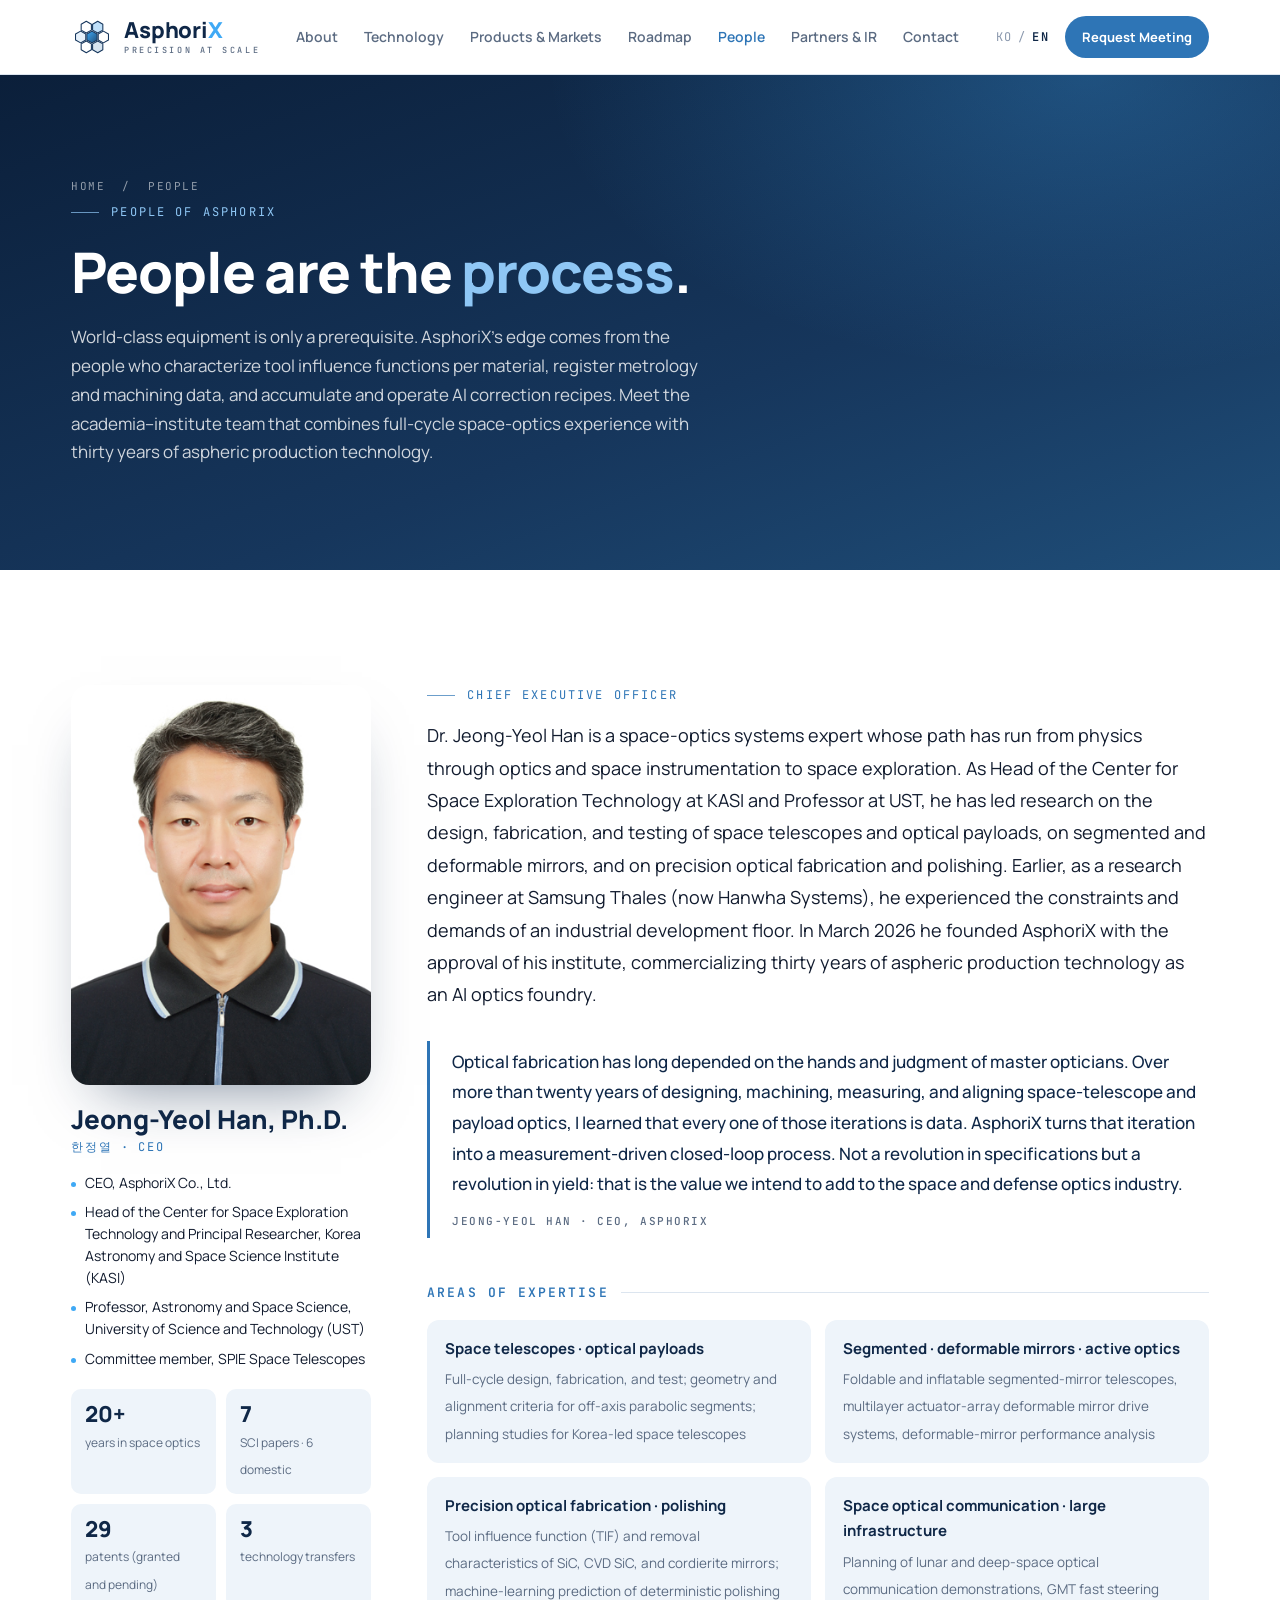
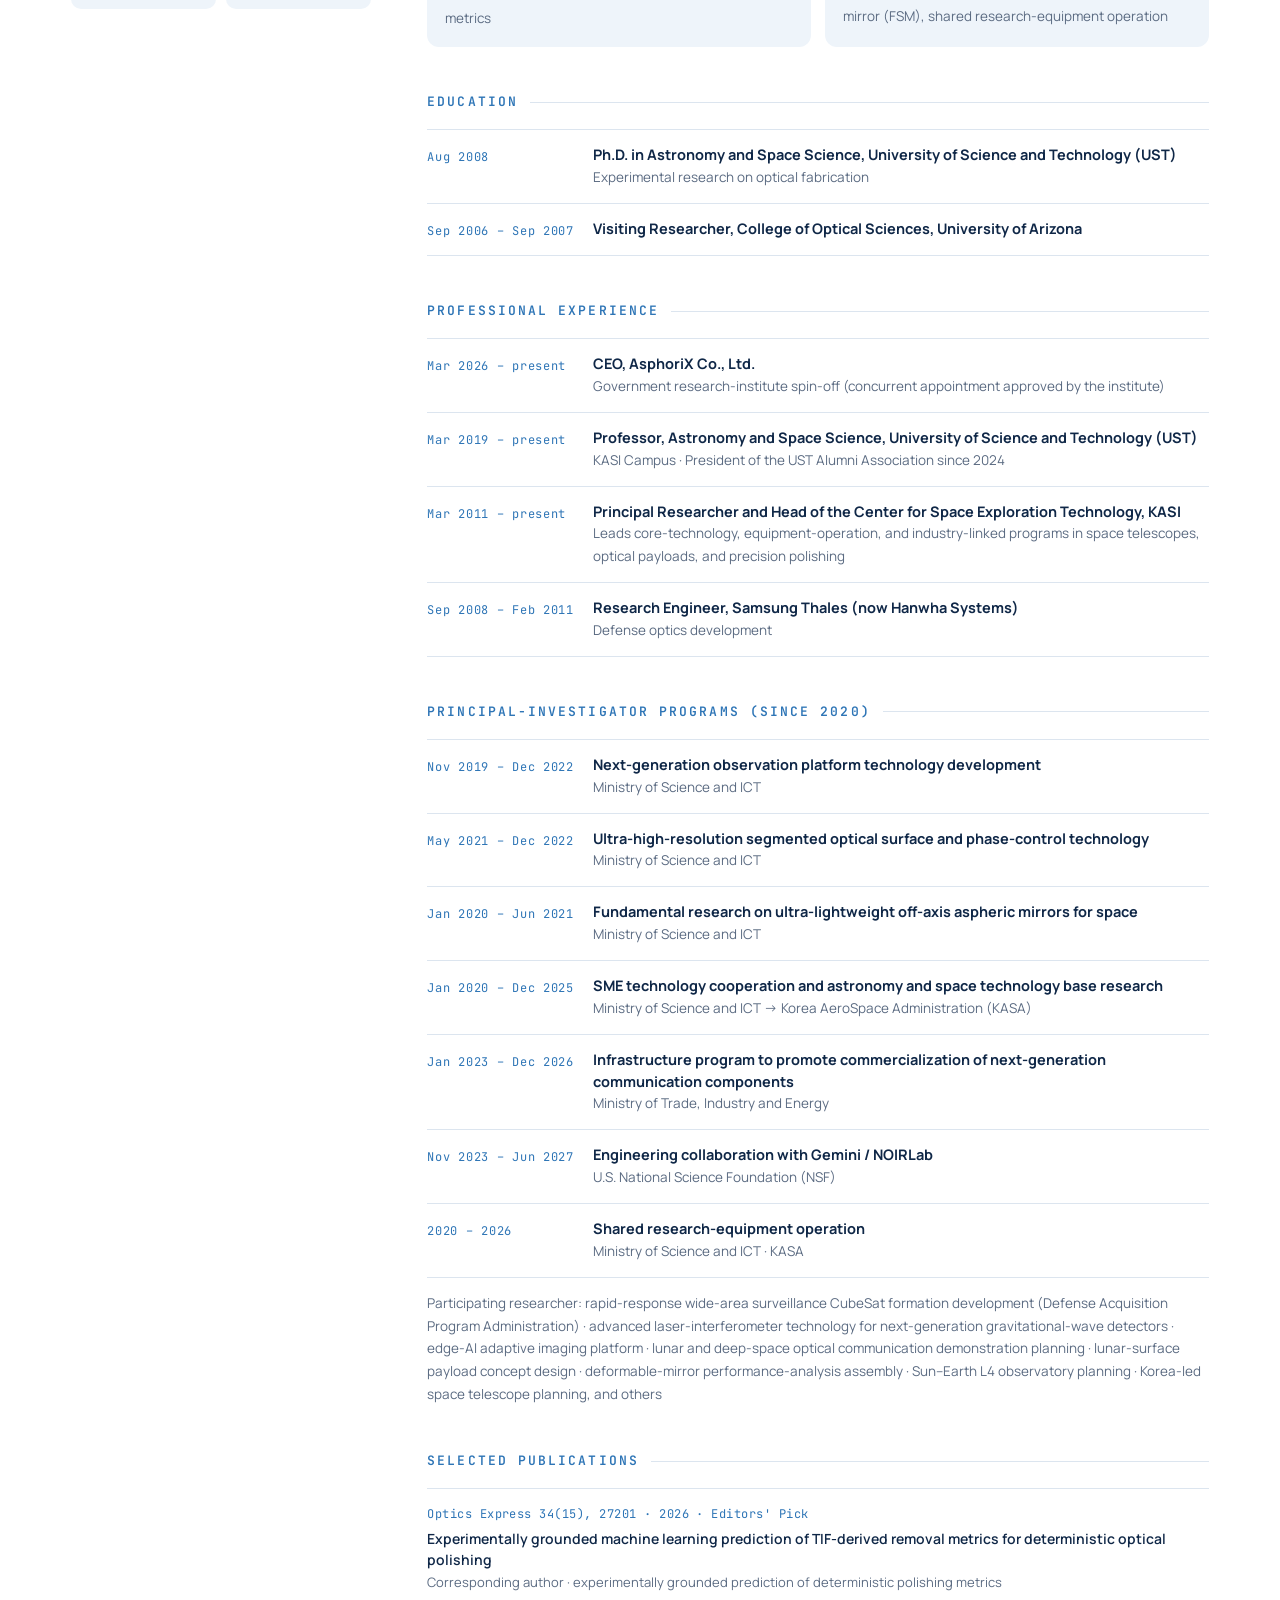
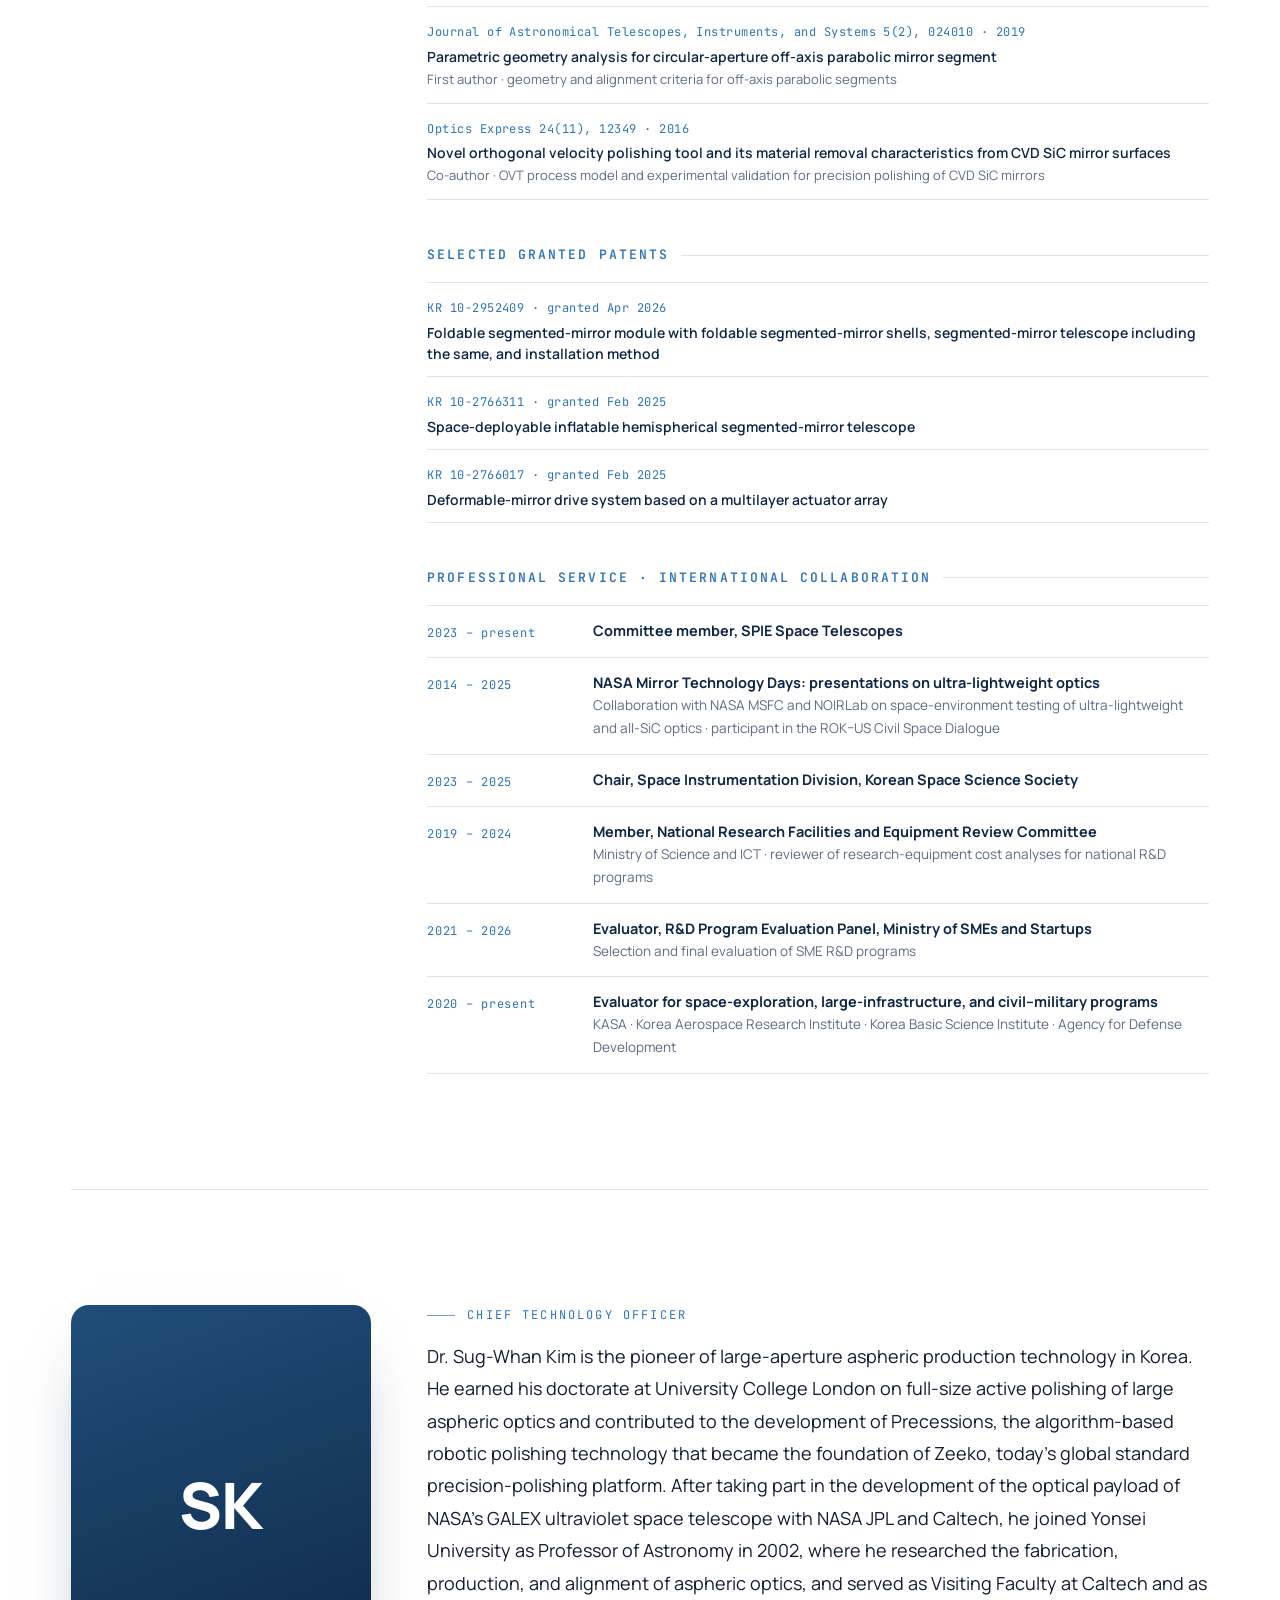
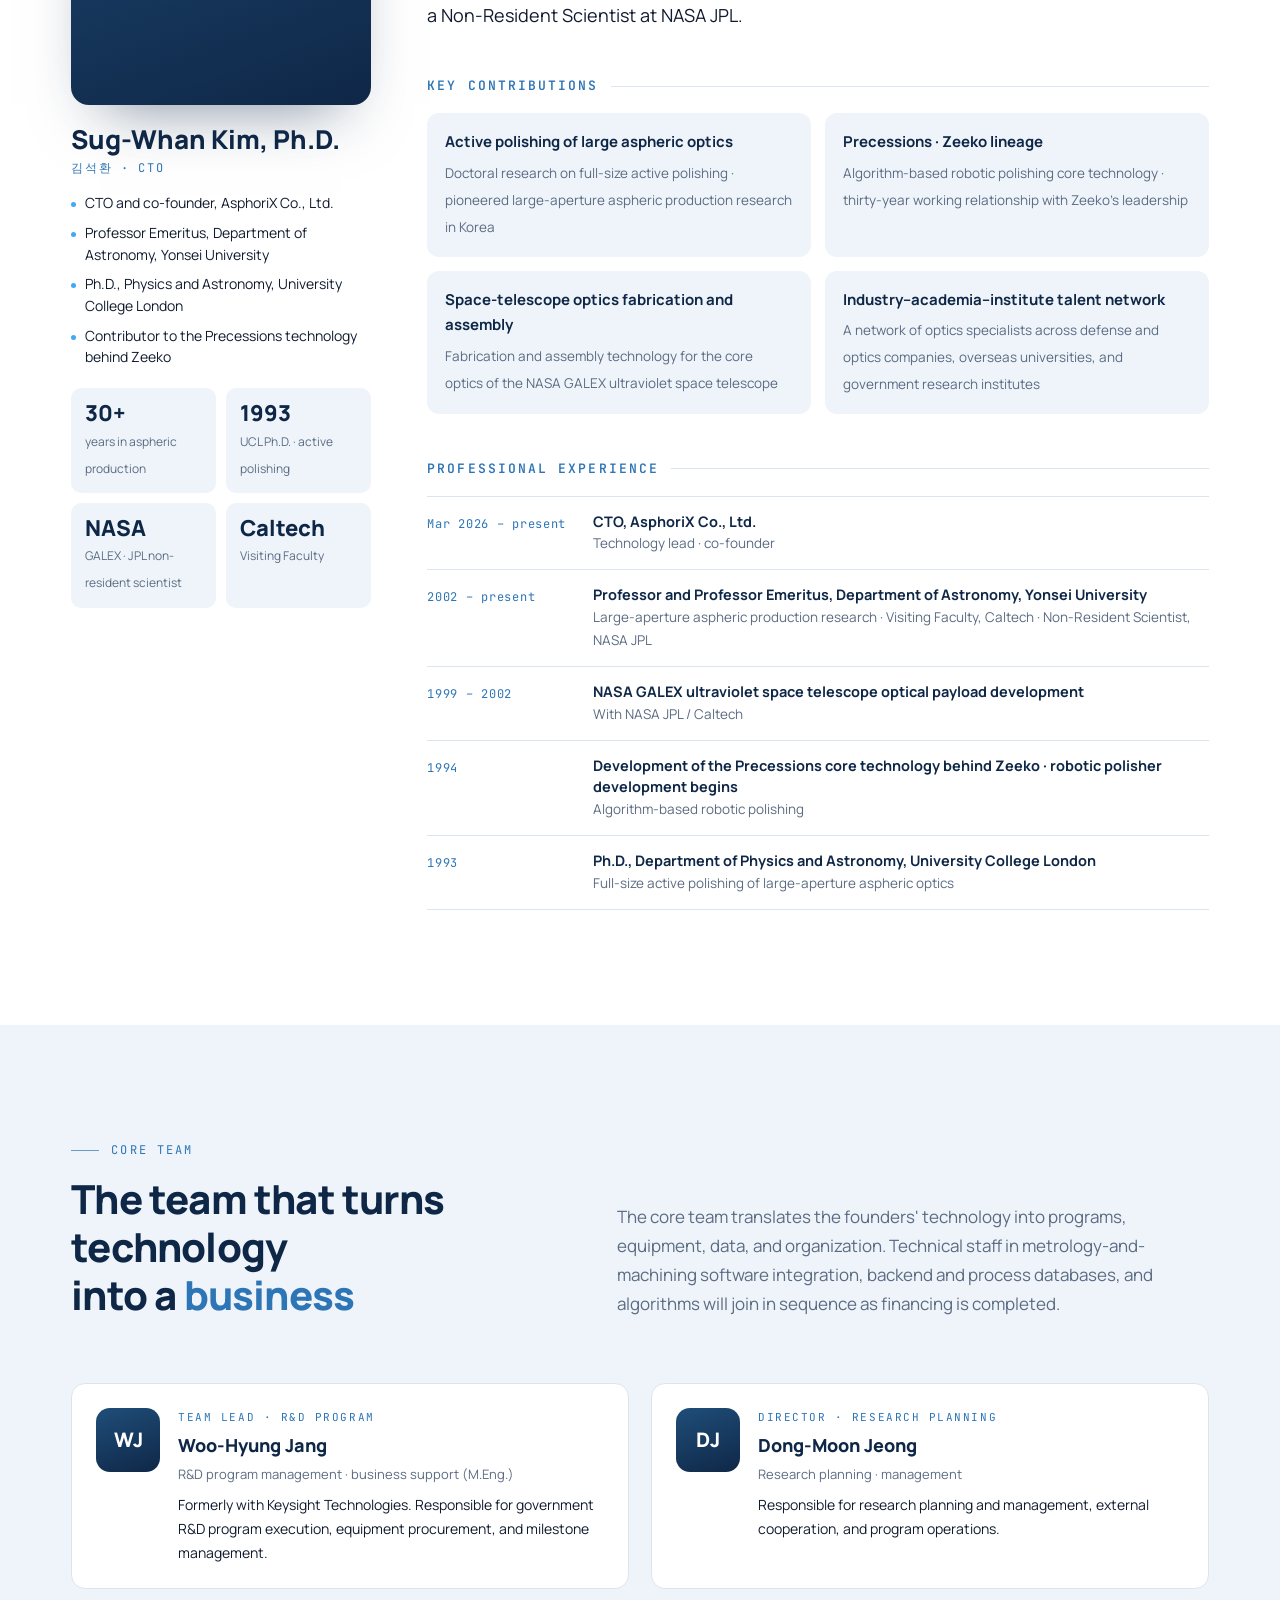
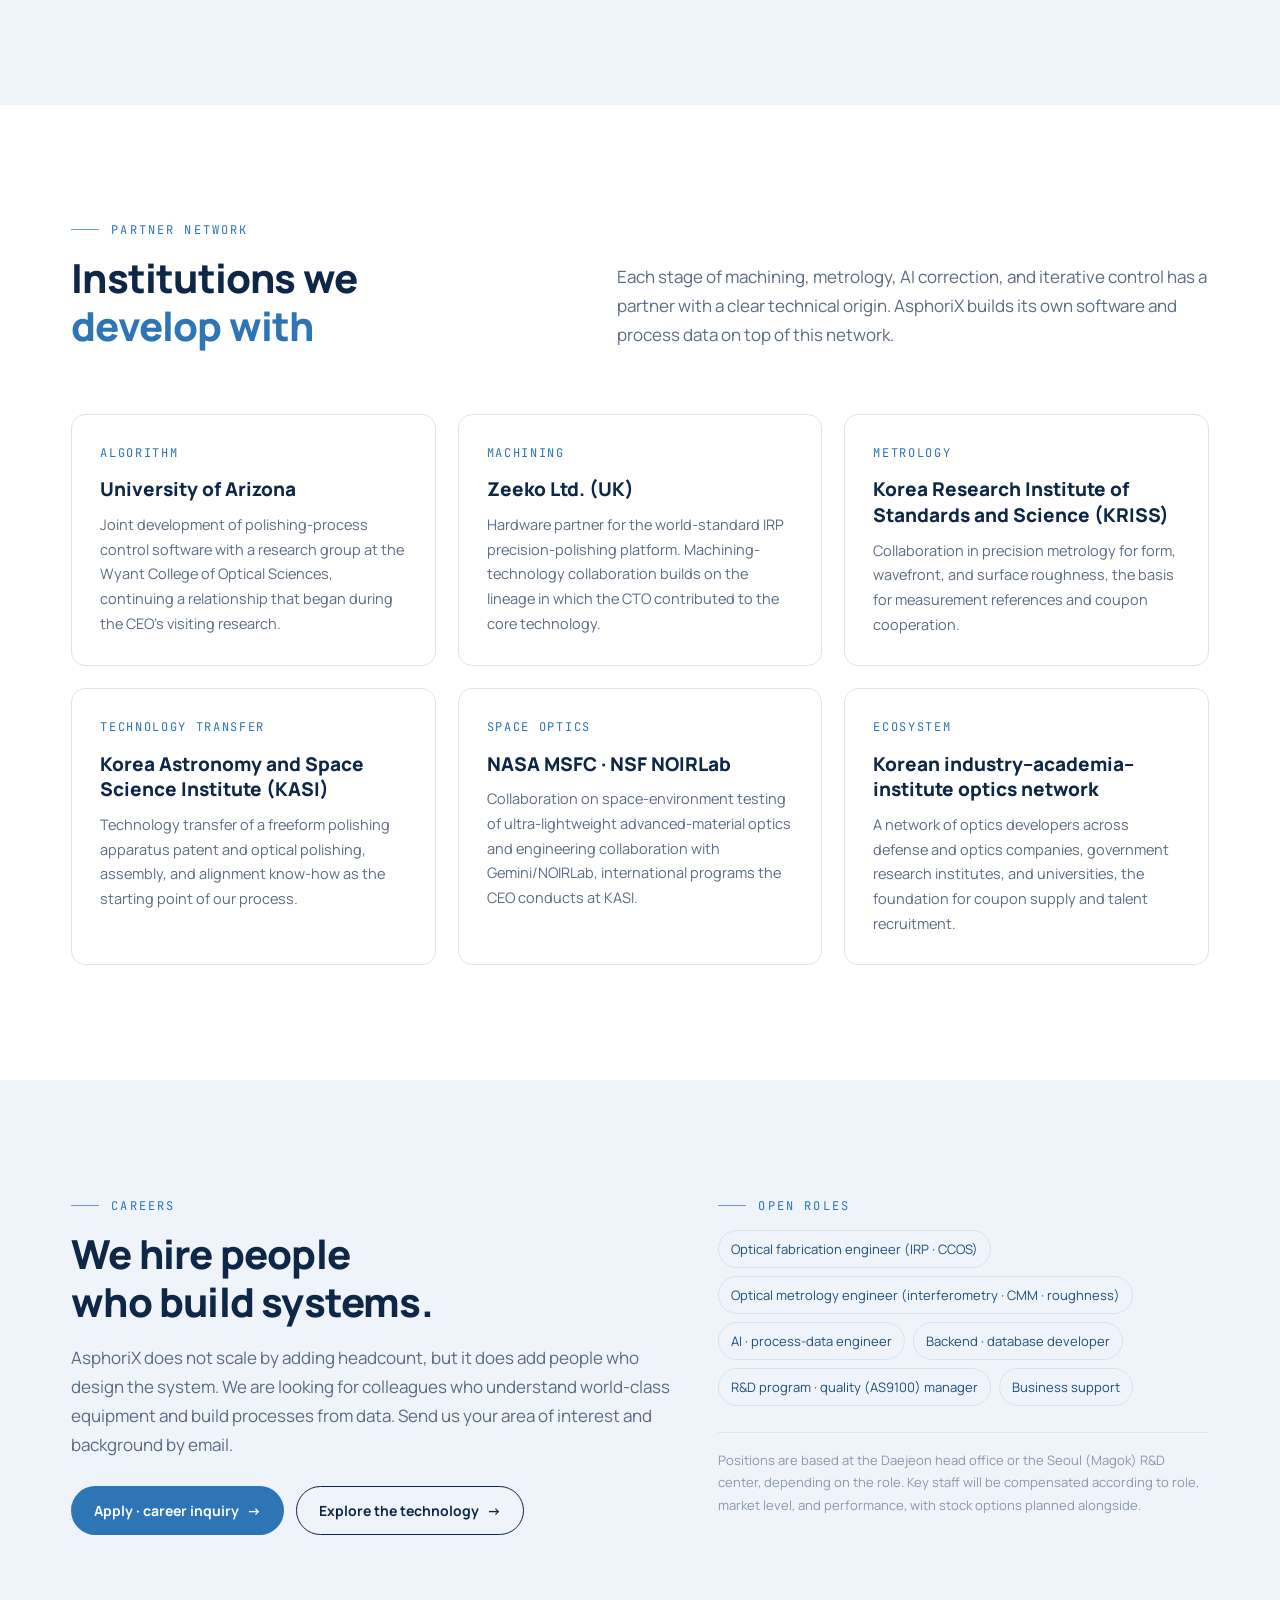
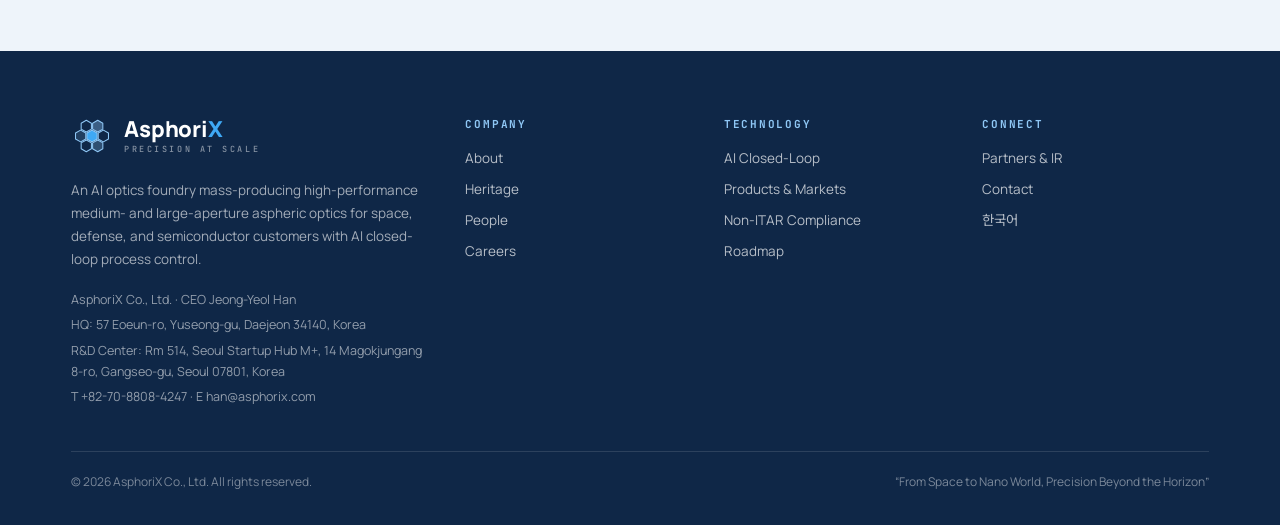
<file: team-en.html>
<!doctype html>
<html lang="en">
<head>
<meta charset="utf-8">
<meta name="viewport" content="width=device-width, initial-scale=1">
<title>People — AsphoriX</title>
<meta name="description" content="The people of AsphoriX: CEO Jeong-Yeol Han (Head of the Center for Space Exploration Technology at KASI, Professor at UST), CTO Sug-Whan Kim (Professor Emeritus at Yonsei University, contributor to the technology behind Zeeko), the core team, and the partner network.">
<meta property="og:type" content="website">
<meta property="og:title" content="AsphoriX — People">
<meta property="og:description" content="Full-cycle space-optics experience and thirty years of aspheric production technology in one team.">
<meta property="og:locale" content="en_US">
<link rel="alternate" hreflang="ko" href="team.html">
<link rel="alternate" hreflang="en" href="team-en.html">
<link rel="icon" href="data:image/svg+xml,%3Csvg xmlns='http://www.w3.org/2000/svg' viewBox='0 0 64 64'%3E%3Cpolygon points='32,4 56,18 56,46 32,60 8,46 8,18' fill='%2316365C'/%3E%3Cpolygon points='32,18 44,25 44,39 32,46 20,39 20,25' fill='%233FA9F5'/%3E%3C/svg%3E">
<link rel="preconnect" href="https://fonts.googleapis.com">
<link rel="preconnect" href="https://fonts.gstatic.com" crossorigin>
<link href="https://fonts.googleapis.com/css2?family=Manrope:wght@400;500;600;700;800&family=Noto+Sans+KR:wght@400;500;700;800&family=JetBrains+Mono:wght@400;500;600&display=swap" rel="stylesheet">
<link rel="stylesheet" href="assets/style.css">
</head>
<body>

<!-- ================= NAV ================= -->
<header class="nav" id="top">
  <div class="container nav-inner">
    <a class="logo" href="index-en.html" aria-label="AsphoriX home">
      <svg class="logo-mark" viewBox="0 0 64 64" aria-hidden="true">
        <defs>
          <linearGradient id="lgCore" x1="0" y1="0" x2="1" y2="1">
            <stop offset="0" stop-color="#3FA9F5"/><stop offset="1" stop-color="#1F4E79"/>
          </linearGradient>
          <polygon id="hx" points="7.8,4.5 0,9 -7.8,4.5 -7.8,-4.5 0,-9 7.8,-4.5"/>
        </defs>
        <g stroke="#16365C" stroke-width="1.6" fill="none" stroke-linejoin="round">
          <use href="#hx" x="49.3" y="32"/>
          <use href="#hx" x="40.7" y="17" fill="#BFE0FA"/>
          <use href="#hx" x="23.3" y="17"/>
          <use href="#hx" x="14.7" y="32" fill="#E6F1FB"/>
          <use href="#hx" x="23.3" y="47"/>
          <use href="#hx" x="40.7" y="47" fill="#D6E4F0"/>
        </g>
        <use href="#hx" x="32" y="32" fill="url(#lgCore)" stroke="#16365C" stroke-width="1.6"/>
      </svg>
      <span class="logo-word">Asphori<em>X</em><small>Precision at Scale</small></span>
    </a>
    <nav class="nav-links" aria-label="Main">
      <a href="index-en.html#about">About</a>
      <a href="index-en.html#technology">Technology</a>
      <a href="index-en.html#markets">Products &amp; Markets</a>
      <a href="index-en.html#roadmap">Roadmap</a>
      <a href="team-en.html" class="active">People</a>
      <a href="index-en.html#partners">Partners &amp; IR</a>
      <a href="index-en.html#contact">Contact</a>
    </nav>
    <div class="nav-right">
      <span class="lang"><a href="team.html">KO</a><span>/</span><a class="on" href="team-en.html">EN</a></span>
      <a class="btn btn-primary btn-sm" href="index-en.html#contact">Request Meeting</a>
      <button class="nav-toggle" aria-label="Open menu" aria-expanded="false">
        <svg width="20" height="20" viewBox="0 0 20 20" fill="none" stroke="currentColor" stroke-width="2" stroke-linecap="round"><path d="M3 5h14M3 10h14M3 15h14"/></svg>
      </button>
    </div>
  </div>
</header>

<main>

<!-- ================= PAGE HERO ================= -->
<section class="page-hero">
  <div class="container">
    <div class="crumb"><a href="index-en.html">HOME</a> &nbsp;/&nbsp; PEOPLE</div>
    <div class="eyebrow light">People of AsphoriX</div>
    <h1>People are the <em>process</em>.</h1>
    <p>World-class equipment is only a prerequisite. AsphoriX's edge comes from the people who characterize tool influence functions per material, register metrology and machining data, and accumulate and operate AI correction recipes. Meet the academia–institute team that combines full-cycle space-optics experience with thirty years of aspheric production technology.</p>
  </div>
</section>

<!-- ================= CEO ================= -->
<section id="ceo" class="section">
  <div class="container profile">
    <aside class="profile-side reveal">
      <img class="profile-photo" src="assets/img/han-jeongyeol.jpg" alt="Portrait of Jeong-Yeol Han, CEO">
      <h2>Jeong-Yeol Han, Ph.D.</h2>
      <div class="en">한정열 · CEO</div>
      <ul class="roles">
        <li>CEO, AsphoriX Co., Ltd.</li>
        <li>Head of the Center for Space Exploration Technology and Principal Researcher, Korea Astronomy and Space Science Institute (KASI)</li>
        <li>Professor, Astronomy and Space Science, University of Science and Technology (UST)</li>
        <li>Committee member, SPIE Space Telescopes</li>
      </ul>
      <div class="numbers">
        <div><b>20+</b><span>years in space optics</span></div>
        <div><b>7</b><span>SCI papers · 6 domestic</span></div>
        <div><b>29</b><span>patents (granted and pending)</span></div>
        <div><b>3</b><span>technology transfers</span></div>
      </div>
    </aside>

    <div class="profile-main">
      <div class="eyebrow reveal">Chief Executive Officer</div>
      <p class="intro reveal" style="margin-top:14px">Dr. Jeong-Yeol Han is a space-optics systems expert whose path has run from physics through optics and space instrumentation to space exploration. As Head of the Center for Space Exploration Technology at KASI and Professor at UST, he has led research on the design, fabrication, and testing of space telescopes and optical payloads, on segmented and deformable mirrors, and on precision optical fabrication and polishing. Earlier, as a research engineer at Samsung Thales (now Hanwha Systems), he experienced the constraints and demands of an industrial development floor. In March 2026 he founded AsphoriX with the approval of his institute, commercializing thirty years of aspheric production technology as an AI optics foundry.</p>

      <blockquote class="quote reveal">
        Optical fabrication has long depended on the hands and judgment of master opticians. Over more than twenty years of designing, machining, measuring, and aligning space-telescope and payload optics, I learned that every one of those iterations is data. AsphoriX turns that iteration into a measurement-driven closed-loop process. Not a revolution in specifications but a revolution in yield: that is the value we intend to add to the space and defense optics industry.
        <cite>Jeong-Yeol Han · CEO, AsphoriX</cite>
      </blockquote>

      <div class="block reveal">
        <h3>Areas of expertise</h3>
        <div class="expertise">
          <div><b>Space telescopes · optical payloads</b><span>Full-cycle design, fabrication, and test; geometry and alignment criteria for off-axis parabolic segments; planning studies for Korea-led space telescopes</span></div>
          <div><b>Segmented · deformable mirrors · active optics</b><span>Foldable and inflatable segmented-mirror telescopes, multilayer actuator-array deformable mirror drive systems, deformable-mirror performance analysis</span></div>
          <div><b>Precision optical fabrication · polishing</b><span>Tool influence function (TIF) and removal characteristics of SiC, CVD SiC, and cordierite mirrors; machine-learning prediction of deterministic polishing metrics</span></div>
          <div><b>Space optical communication · large infrastructure</b><span>Planning of lunar and deep-space optical communication demonstrations, GMT fast steering mirror (FSM), shared research-equipment operation</span></div>
        </div>
      </div>

      <div class="block reveal">
        <h3>Education</h3>
        <div class="cv">
          <div class="cv-item"><div class="when">Aug 2008</div><div><b>Ph.D. in Astronomy and Space Science, University of Science and Technology (UST)</b><span>Experimental research on optical fabrication</span></div></div>
          <div class="cv-item"><div class="when">Sep 2006 – Sep 2007</div><div><b>Visiting Researcher, College of Optical Sciences, University of Arizona</b></div></div>
        </div>
      </div>

      <div class="block reveal">
        <h3>Professional experience</h3>
        <div class="cv">
          <div class="cv-item"><div class="when">Mar 2026 – present</div><div><b>CEO, AsphoriX Co., Ltd.</b><span>Government research-institute spin-off (concurrent appointment approved by the institute)</span></div></div>
          <div class="cv-item"><div class="when">Mar 2019 – present</div><div><b>Professor, Astronomy and Space Science, University of Science and Technology (UST)</b><span>KASI Campus · President of the UST Alumni Association since 2024</span></div></div>
          <div class="cv-item"><div class="when">Mar 2011 – present</div><div><b>Principal Researcher and Head of the Center for Space Exploration Technology, KASI</b><span>Leads core-technology, equipment-operation, and industry-linked programs in space telescopes, optical payloads, and precision polishing</span></div></div>
          <div class="cv-item"><div class="when">Sep 2008 – Feb 2011</div><div><b>Research Engineer, Samsung Thales (now Hanwha Systems)</b><span>Defense optics development</span></div></div>
        </div>
      </div>

      <div class="block reveal">
        <h3>Principal-investigator programs (since 2020)</h3>
        <div class="cv">
          <div class="cv-item"><div class="when">Nov 2019 – Dec 2022</div><div><b>Next-generation observation platform technology development</b><span>Ministry of Science and ICT</span></div></div>
          <div class="cv-item"><div class="when">May 2021 – Dec 2022</div><div><b>Ultra-high-resolution segmented optical surface and phase-control technology</b><span>Ministry of Science and ICT</span></div></div>
          <div class="cv-item"><div class="when">Jan 2020 – Jun 2021</div><div><b>Fundamental research on ultra-lightweight off-axis aspheric mirrors for space</b><span>Ministry of Science and ICT</span></div></div>
          <div class="cv-item"><div class="when">Jan 2020 – Dec 2025</div><div><b>SME technology cooperation and astronomy and space technology base research</b><span>Ministry of Science and ICT → Korea AeroSpace Administration (KASA)</span></div></div>
          <div class="cv-item"><div class="when">Jan 2023 – Dec 2026</div><div><b>Infrastructure program to promote commercialization of next-generation communication components</b><span>Ministry of Trade, Industry and Energy</span></div></div>
          <div class="cv-item"><div class="when">Nov 2023 – Jun 2027</div><div><b>Engineering collaboration with Gemini / NOIRLab</b><span>U.S. National Science Foundation (NSF)</span></div></div>
          <div class="cv-item"><div class="when">2020 – 2026</div><div><b>Shared research-equipment operation</b><span>Ministry of Science and ICT · KASA</span></div></div>
        </div>
        <p style="font-size:13.5px;color:var(--muted);margin-top:14px">Participating researcher: rapid-response wide-area surveillance CubeSat formation development (Defense Acquisition Program Administration) · advanced laser-interferometer technology for next-generation gravitational-wave detectors · edge-AI adaptive imaging platform · lunar and deep-space optical communication demonstration planning · lunar-surface payload concept design · deformable-mirror performance-analysis assembly · Sun–Earth L4 observatory planning · Korea-led space telescope planning, and others</p>
      </div>

      <div class="block reveal">
        <h3>Selected publications</h3>
        <ul class="pubs">
          <li><span class="j">Optics Express 34(15), 27201 · 2026 · Editors' Pick</span><span class="t">Experimentally grounded machine learning prediction of TIF-derived removal metrics for deterministic optical polishing</span><span class="m">Corresponding author · experimentally grounded prediction of deterministic polishing metrics</span></li>
          <li><span class="j">Journal of Astronomical Telescopes, Instruments, and Systems 5(2), 024010 · 2019</span><span class="t">Parametric geometry analysis for circular-aperture off-axis parabolic mirror segment</span><span class="m">First author · geometry and alignment criteria for off-axis parabolic segments</span></li>
          <li><span class="j">Optics Express 24(11), 12349 · 2016</span><span class="t">Novel orthogonal velocity polishing tool and its material removal characteristics from CVD SiC mirror surfaces</span><span class="m">Co-author · OVT process model and experimental validation for precision polishing of CVD SiC mirrors</span></li>
        </ul>
      </div>

      <div class="block reveal">
        <h3>Selected granted patents</h3>
        <ul class="pubs">
          <li><span class="j">KR 10-2952409 · granted Apr 2026</span><span class="t">Foldable segmented-mirror module with foldable segmented-mirror shells, segmented-mirror telescope including the same, and installation method</span></li>
          <li><span class="j">KR 10-2766311 · granted Feb 2025</span><span class="t">Space-deployable inflatable hemispherical segmented-mirror telescope</span></li>
          <li><span class="j">KR 10-2766017 · granted Feb 2025</span><span class="t">Deformable-mirror drive system based on a multilayer actuator array</span></li>
        </ul>
      </div>

      <div class="block reveal">
        <h3>Professional service · international collaboration</h3>
        <div class="cv">
          <div class="cv-item"><div class="when">2023 – present</div><div><b>Committee member, SPIE Space Telescopes</b></div></div>
          <div class="cv-item"><div class="when">2014 – 2025</div><div><b>NASA Mirror Technology Days: presentations on ultra-lightweight optics</b><span>Collaboration with NASA MSFC and NOIRLab on space-environment testing of ultra-lightweight and all-SiC optics · participant in the ROK–US Civil Space Dialogue</span></div></div>
          <div class="cv-item"><div class="when">2023 – 2025</div><div><b>Chair, Space Instrumentation Division, Korean Space Science Society</b></div></div>
          <div class="cv-item"><div class="when">2019 – 2024</div><div><b>Member, National Research Facilities and Equipment Review Committee</b><span>Ministry of Science and ICT · reviewer of research-equipment cost analyses for national R&amp;D programs</span></div></div>
          <div class="cv-item"><div class="when">2021 – 2026</div><div><b>Evaluator, R&amp;D Program Evaluation Panel, Ministry of SMEs and Startups</b><span>Selection and final evaluation of SME R&amp;D programs</span></div></div>
          <div class="cv-item"><div class="when">2020 – present</div><div><b>Evaluator for space-exploration, large-infrastructure, and civil–military programs</b><span>KASA · Korea Aerospace Research Institute · Korea Basic Science Institute · Agency for Defense Development</span></div></div>
        </div>
      </div>
    </div>
  </div>
</section>

<div class="container"><div class="divider" style="margin:0"></div></div>

<!-- ================= CTO ================= -->
<section id="cto" class="section">
  <div class="container profile">
    <aside class="profile-side reveal">
      <div class="profile-photo avatar" aria-hidden="true">SK</div>
      <h2>Sug-Whan Kim, Ph.D.</h2>
      <div class="en">김석환 · CTO</div>
      <ul class="roles">
        <li>CTO and co-founder, AsphoriX Co., Ltd.</li>
        <li>Professor Emeritus, Department of Astronomy, Yonsei University</li>
        <li>Ph.D., Physics and Astronomy, University College London</li>
        <li>Contributor to the Precessions technology behind Zeeko</li>
      </ul>
      <div class="numbers">
        <div><b>30+</b><span>years in aspheric production</span></div>
        <div><b>1993</b><span>UCL Ph.D. · active polishing</span></div>
        <div><b>NASA</b><span>GALEX · JPL non-resident scientist</span></div>
        <div><b>Caltech</b><span>Visiting Faculty</span></div>
      </div>
    </aside>

    <div class="profile-main">
      <div class="eyebrow reveal">Chief Technology Officer</div>
      <p class="intro reveal" style="margin-top:14px">Dr. Sug-Whan Kim is the pioneer of large-aperture aspheric production technology in Korea. He earned his doctorate at University College London on full-size active polishing of large aspheric optics and contributed to the development of Precessions, the algorithm-based robotic polishing technology that became the foundation of Zeeko, today's global standard precision-polishing platform. After taking part in the development of the optical payload of NASA's GALEX ultraviolet space telescope with NASA JPL and Caltech, he joined Yonsei University as Professor of Astronomy in 2002, where he researched the fabrication, production, and alignment of aspheric optics, and served as Visiting Faculty at Caltech and as a Non-Resident Scientist at NASA JPL.</p>

      <div class="block reveal">
        <h3>Key contributions</h3>
        <div class="expertise">
          <div><b>Active polishing of large aspheric optics</b><span>Doctoral research on full-size active polishing · pioneered large-aperture aspheric production research in Korea</span></div>
          <div><b>Precessions · Zeeko lineage</b><span>Algorithm-based robotic polishing core technology · thirty-year working relationship with Zeeko's leadership</span></div>
          <div><b>Space-telescope optics fabrication and assembly</b><span>Fabrication and assembly technology for the core optics of the NASA GALEX ultraviolet space telescope</span></div>
          <div><b>Industry–academia–institute talent network</b><span>A network of optics specialists across defense and optics companies, overseas universities, and government research institutes</span></div>
        </div>
      </div>

      <div class="block reveal">
        <h3>Professional experience</h3>
        <div class="cv">
          <div class="cv-item"><div class="when">Mar 2026 – present</div><div><b>CTO, AsphoriX Co., Ltd.</b><span>Technology lead · co-founder</span></div></div>
          <div class="cv-item"><div class="when">2002 – present</div><div><b>Professor and Professor Emeritus, Department of Astronomy, Yonsei University</b><span>Large-aperture aspheric production research · Visiting Faculty, Caltech · Non-Resident Scientist, NASA JPL</span></div></div>
          <div class="cv-item"><div class="when">1999 – 2002</div><div><b>NASA GALEX ultraviolet space telescope optical payload development</b><span>With NASA JPL / Caltech</span></div></div>
          <div class="cv-item"><div class="when">1994</div><div><b>Development of the Precessions core technology behind Zeeko · robotic polisher development begins</b><span>Algorithm-based robotic polishing</span></div></div>
          <div class="cv-item"><div class="when">1993</div><div><b>Ph.D., Department of Physics and Astronomy, University College London</b><span>Full-size active polishing of large-aperture aspheric optics</span></div></div>
        </div>
      </div>
    </div>
  </div>
</section>

<!-- ================= TEAM ================= -->
<section id="team" class="section alt">
  <div class="container">
    <div class="section-head">
      <div>
        <div class="eyebrow">Core Team</div>
        <h2 class="section-title reveal">The team that turns technology<br>into a <em>business</em></h2>
      </div>
      <p class="lead reveal">The core team translates the founders' technology into programs, equipment, data, and organization. Technical staff in metrology-and-machining software integration, backend and process databases, and algorithms will join in sequence as financing is completed.</p>
    </div>
    <div class="team-grid reveal">
      <article class="member">
        <div class="avatar" aria-hidden="true">WJ</div>
        <div>
          <div class="role">Team Lead · R&amp;D Program</div>
          <h4>Woo-Hyung Jang</h4>
          <div class="sub">R&amp;D program management · business support (M.Eng.)</div>
          <p>Formerly with Keysight Technologies. Responsible for government R&amp;D program execution, equipment procurement, and milestone management.</p>
        </div>
      </article>
      <article class="member">
        <div class="avatar" aria-hidden="true">DJ</div>
        <div>
          <div class="role">Director · Research Planning</div>
          <h4>Dong-Moon Jeong</h4>
          <div class="sub">Research planning · management</div>
          <p>Responsible for research planning and management, external cooperation, and program operations.</p>
        </div>
      </article>
    </div>
  </div>
</section>

<!-- ================= NETWORK ================= -->
<section id="network" class="section">
  <div class="container">
    <div class="section-head">
      <div>
        <div class="eyebrow">Partner Network</div>
        <h2 class="section-title reveal">Institutions we<br><em>develop with</em></h2>
      </div>
      <p class="lead reveal">Each stage of machining, metrology, AI correction, and iterative control has a partner with a clear technical origin. AsphoriX builds its own software and process data on top of this network.</p>
    </div>
    <div class="grid-3 reveal">
      <article class="card"><div class="num">ALGORITHM</div><h3>University of Arizona</h3><p>Joint development of polishing-process control software with a research group at the Wyant College of Optical Sciences, continuing a relationship that began during the CEO's visiting research.</p></article>
      <article class="card"><div class="num">MACHINING</div><h3>Zeeko Ltd. (UK)</h3><p>Hardware partner for the world-standard IRP precision-polishing platform. Machining-technology collaboration builds on the lineage in which the CTO contributed to the core technology.</p></article>
      <article class="card"><div class="num">METROLOGY</div><h3>Korea Research Institute of Standards and Science (KRISS)</h3><p>Collaboration in precision metrology for form, wavefront, and surface roughness, the basis for measurement references and coupon cooperation.</p></article>
      <article class="card"><div class="num">TECHNOLOGY TRANSFER</div><h3>Korea Astronomy and Space Science Institute (KASI)</h3><p>Technology transfer of a freeform polishing apparatus patent and optical polishing, assembly, and alignment know-how as the starting point of our process.</p></article>
      <article class="card"><div class="num">SPACE OPTICS</div><h3>NASA MSFC · NSF NOIRLab</h3><p>Collaboration on space-environment testing of ultra-lightweight advanced-material optics and engineering collaboration with Gemini/NOIRLab, international programs the CEO conducts at KASI.</p></article>
      <article class="card"><div class="num">ECOSYSTEM</div><h3>Korean industry–academia–institute optics network</h3><p>A network of optics developers across defense and optics companies, government research institutes, and universities, the foundation for coupon supply and talent recruitment.</p></article>
    </div>
  </div>
</section>

<!-- ================= CAREERS ================= -->
<section id="careers" class="section alt">
  <div class="container contact">
    <div>
      <div class="eyebrow">Careers</div>
      <h2 class="section-title reveal">We hire people<br>who build systems.</h2>
      <p class="lead reveal" style="margin-top:18px">AsphoriX does not scale by adding headcount, but it does add people who design the system. We are looking for colleagues who understand world-class equipment and build processes from data. Send us your area of interest and background by email.</p>
      <div class="hero-actions reveal" style="margin-top:26px">
        <a class="btn btn-primary" href="mailto:han@asphorix.com?subject=%5BAsphoriX%5D%20Career%20inquiry">Apply · career inquiry <span class="arr">→</span></a>
        <a class="btn btn-outline" href="index-en.html#technology">Explore the technology <span class="arr">→</span></a>
      </div>
    </div>
    <div class="reveal">
      <div class="eyebrow" style="margin-bottom:14px">Open Roles</div>
      <div class="chips">
        <span class="chip">Optical fabrication engineer (IRP · CCOS)</span>
        <span class="chip">Optical metrology engineer (interferometry · CMM · roughness)</span>
        <span class="chip">AI · process-data engineer</span>
        <span class="chip">Backend · database developer</span>
        <span class="chip">R&amp;D program · quality (AS9100) manager</span>
        <span class="chip">Business support</span>
      </div>
      <p class="note">Positions are based at the Daejeon head office or the Seoul (Magok) R&amp;D center, depending on the role. Key staff will be compensated according to role, market level, and performance, with stock options planned alongside.</p>
    </div>
  </div>
</section>

</main>

<!-- ================= FOOTER ================= -->
<footer class="foot">
  <div class="container">
    <div class="foot-grid">
      <div>
        <a class="logo" href="index-en.html" aria-label="AsphoriX home">
          <svg class="logo-mark" viewBox="0 0 64 64" aria-hidden="true">
            <g stroke="#8FC7F5" stroke-width="1.6" fill="none" stroke-linejoin="round">
              <use href="#hx" x="49.3" y="32"/><use href="#hx" x="40.7" y="17" fill="rgba(143,199,245,.35)"/><use href="#hx" x="23.3" y="17"/><use href="#hx" x="14.7" y="32" fill="rgba(143,199,245,.15)"/><use href="#hx" x="23.3" y="47"/><use href="#hx" x="40.7" y="47" fill="rgba(143,199,245,.25)"/>
            </g>
            <use href="#hx" x="32" y="32" fill="#3FA9F5" stroke="#8FC7F5" stroke-width="1.6"/>
          </svg>
          <span class="logo-word">Asphori<em>X</em><small>Precision at Scale</small></span>
        </a>
        <p class="foot-desc">An AI optics foundry mass-producing high-performance medium- and large-aperture aspheric optics for space, defense, and semiconductor customers with AI closed-loop process control.</p>
        <div class="foot-meta">
          <div>AsphoriX Co., Ltd. · CEO Jeong-Yeol Han</div>
          <div>HQ: 57 Eoeun-ro, Yuseong-gu, Daejeon 34140, Korea</div>
          <div>R&amp;D Center: Rm 514, Seoul Startup Hub M+, 14 Magokjungang 8-ro, Gangseo-gu, Seoul 07801, Korea</div>
          <div>T +82-70-8808-4247 · E han@asphorix.com</div>
        </div>
      </div>
      <div>
        <h5>Company</h5>
        <ul><li><a href="index-en.html#about">About</a></li><li><a href="index-en.html#heritage">Heritage</a></li><li><a href="team-en.html">People</a></li><li><a href="#careers">Careers</a></li></ul>
      </div>
      <div>
        <h5>Technology</h5>
        <ul><li><a href="index-en.html#technology">AI Closed-Loop</a></li><li><a href="index-en.html#markets">Products &amp; Markets</a></li><li><a href="index-en.html#compliance">Non-ITAR Compliance</a></li><li><a href="index-en.html#roadmap">Roadmap</a></li></ul>
      </div>
      <div>
        <h5>Connect</h5>
        <ul><li><a href="index-en.html#partners">Partners &amp; IR</a></li><li><a href="index-en.html#contact">Contact</a></li><li><a href="team.html">한국어</a></li></ul>
      </div>
    </div>
    <div class="foot-bottom">
      <span>© <span id="year">2026</span> AsphoriX Co., Ltd. All rights reserved.</span>
      <span>“From Space to Nano World, Precision Beyond the Horizon”</span>
    </div>
  </div>
</footer>

<script src="assets/main.js"></script>
</body>
</html>
</file>
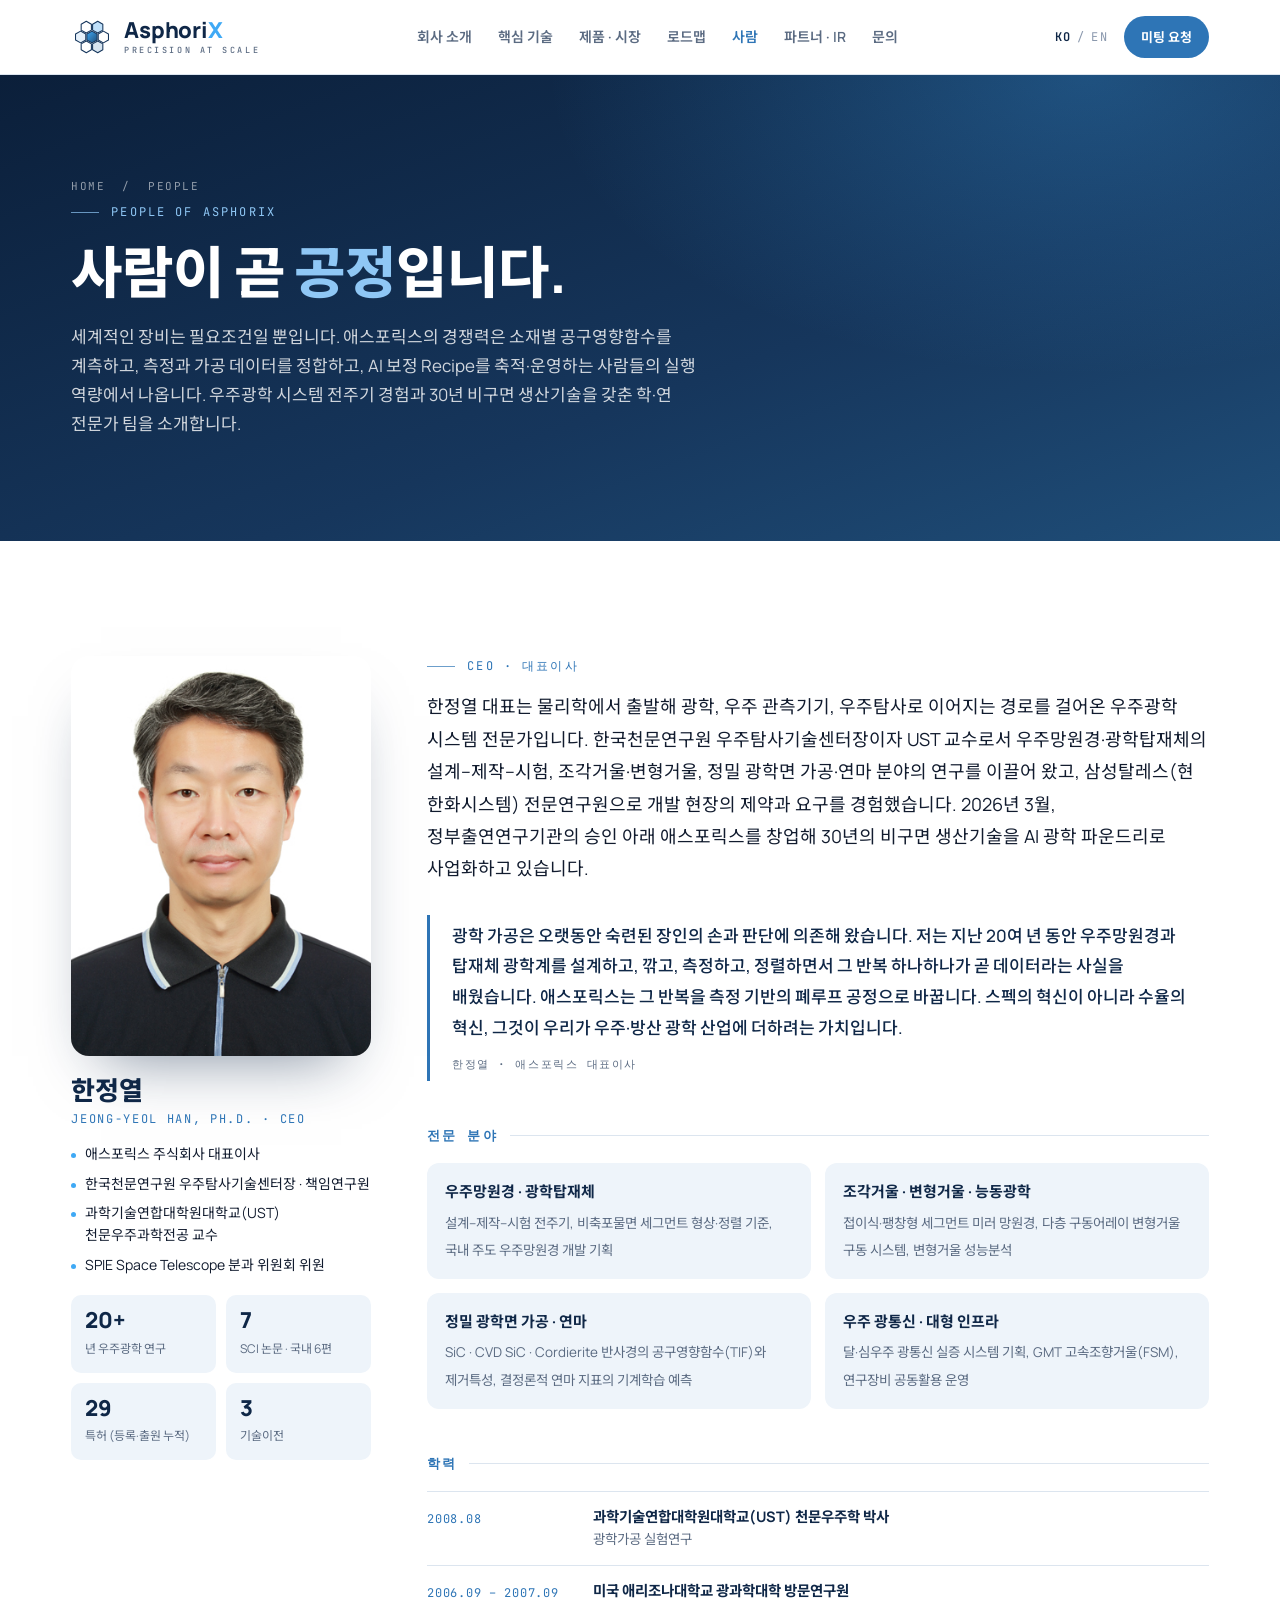
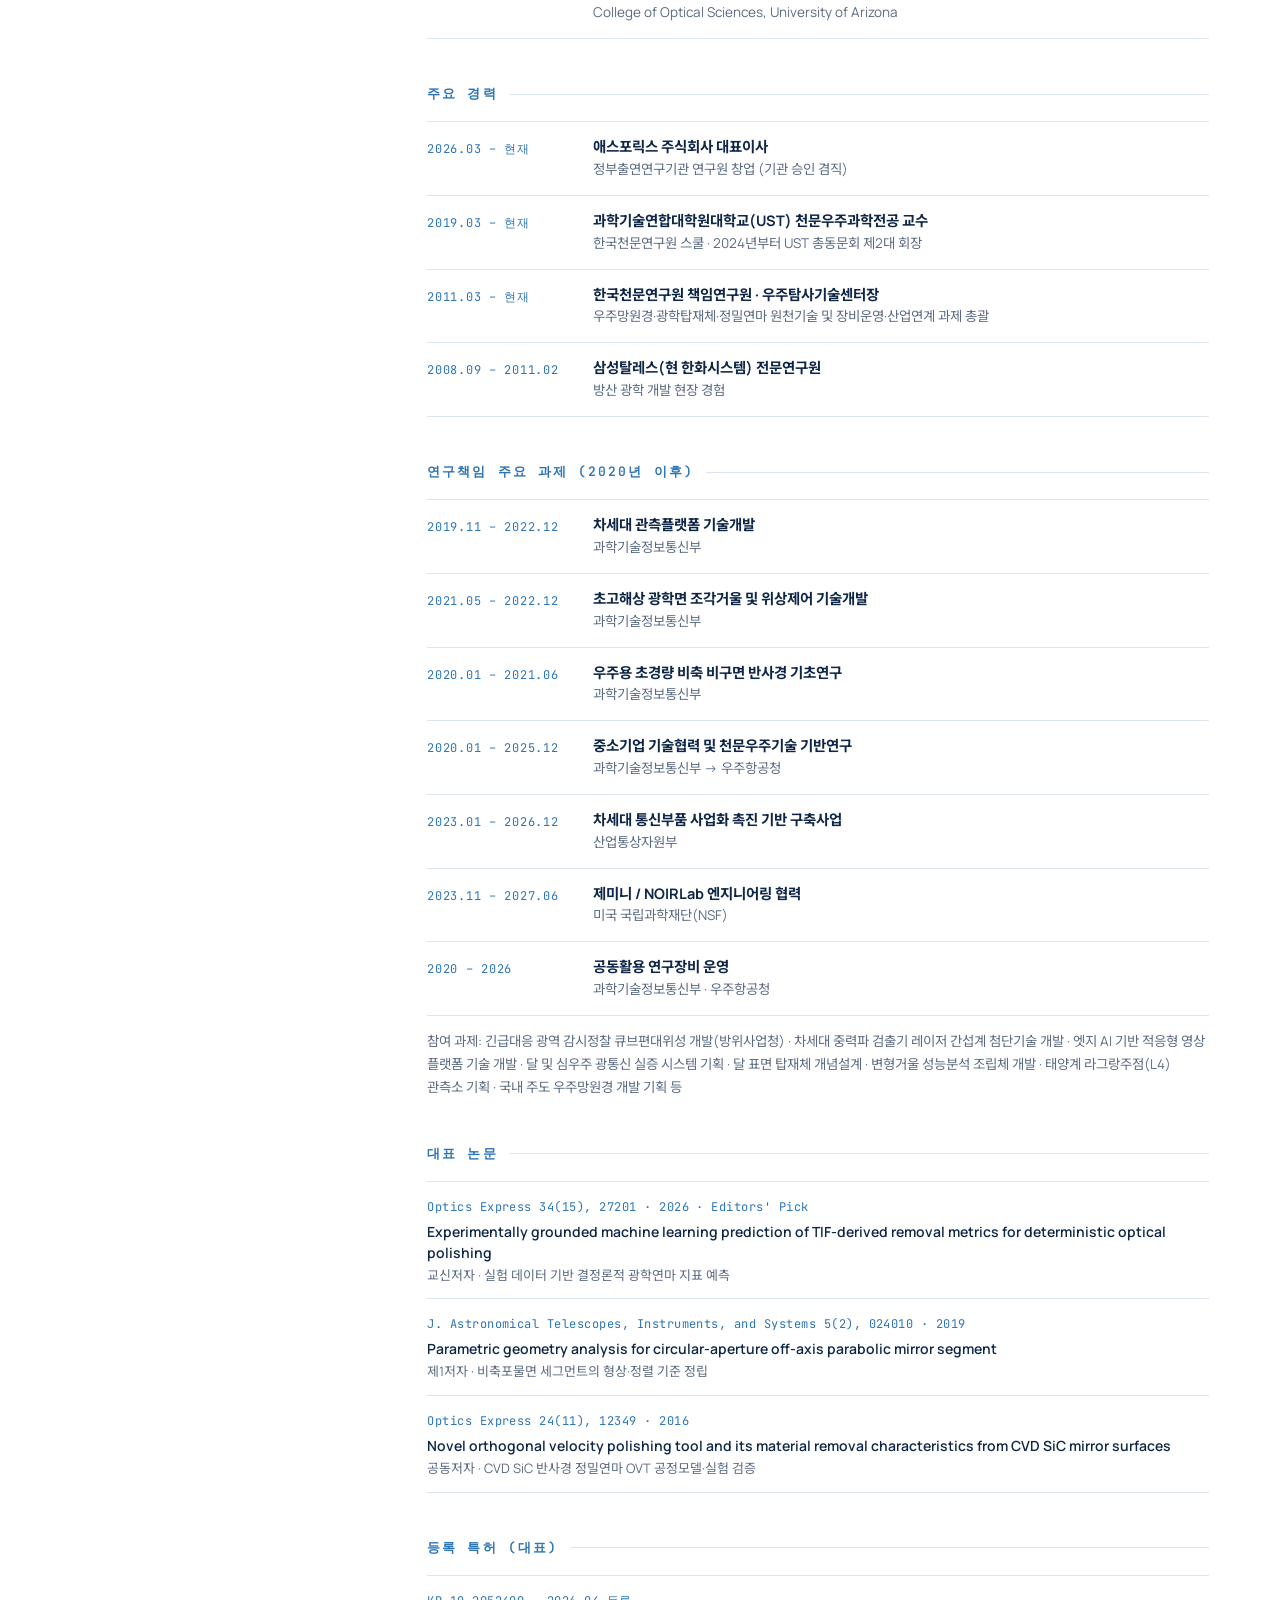
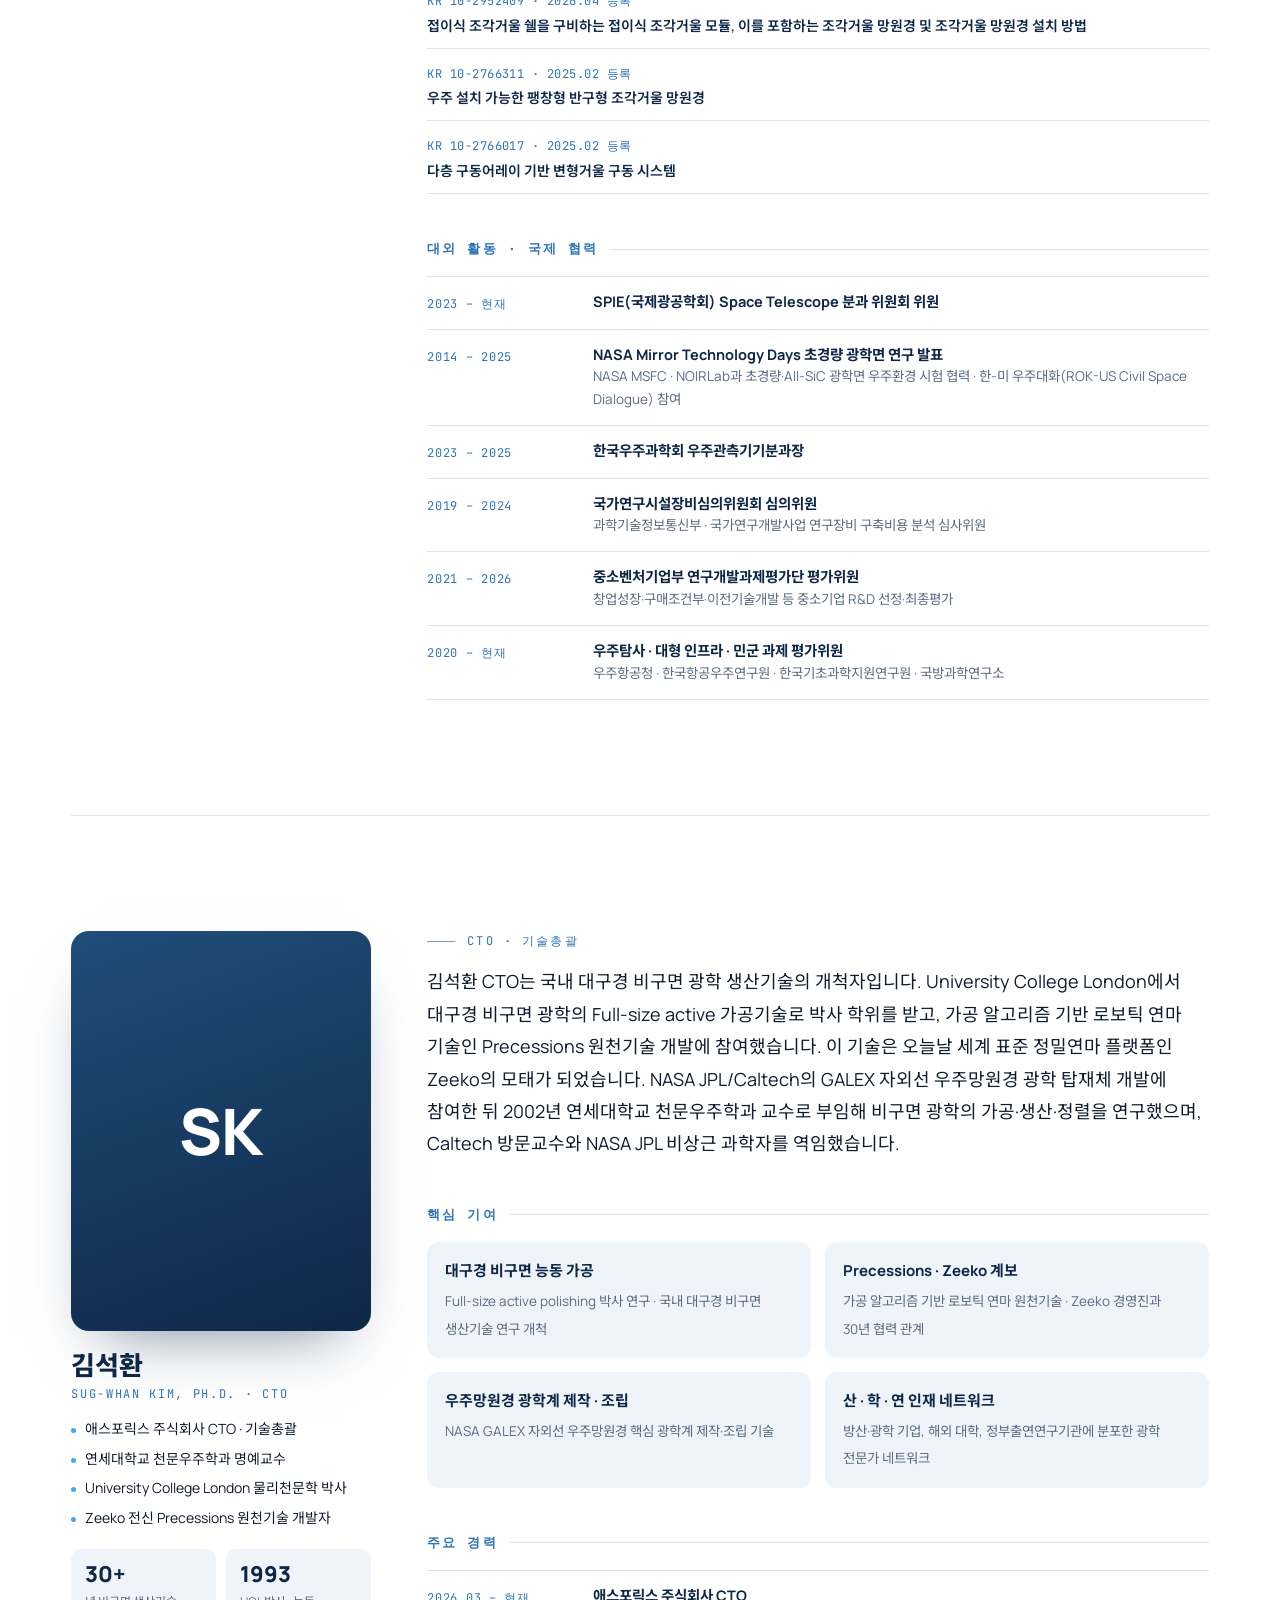
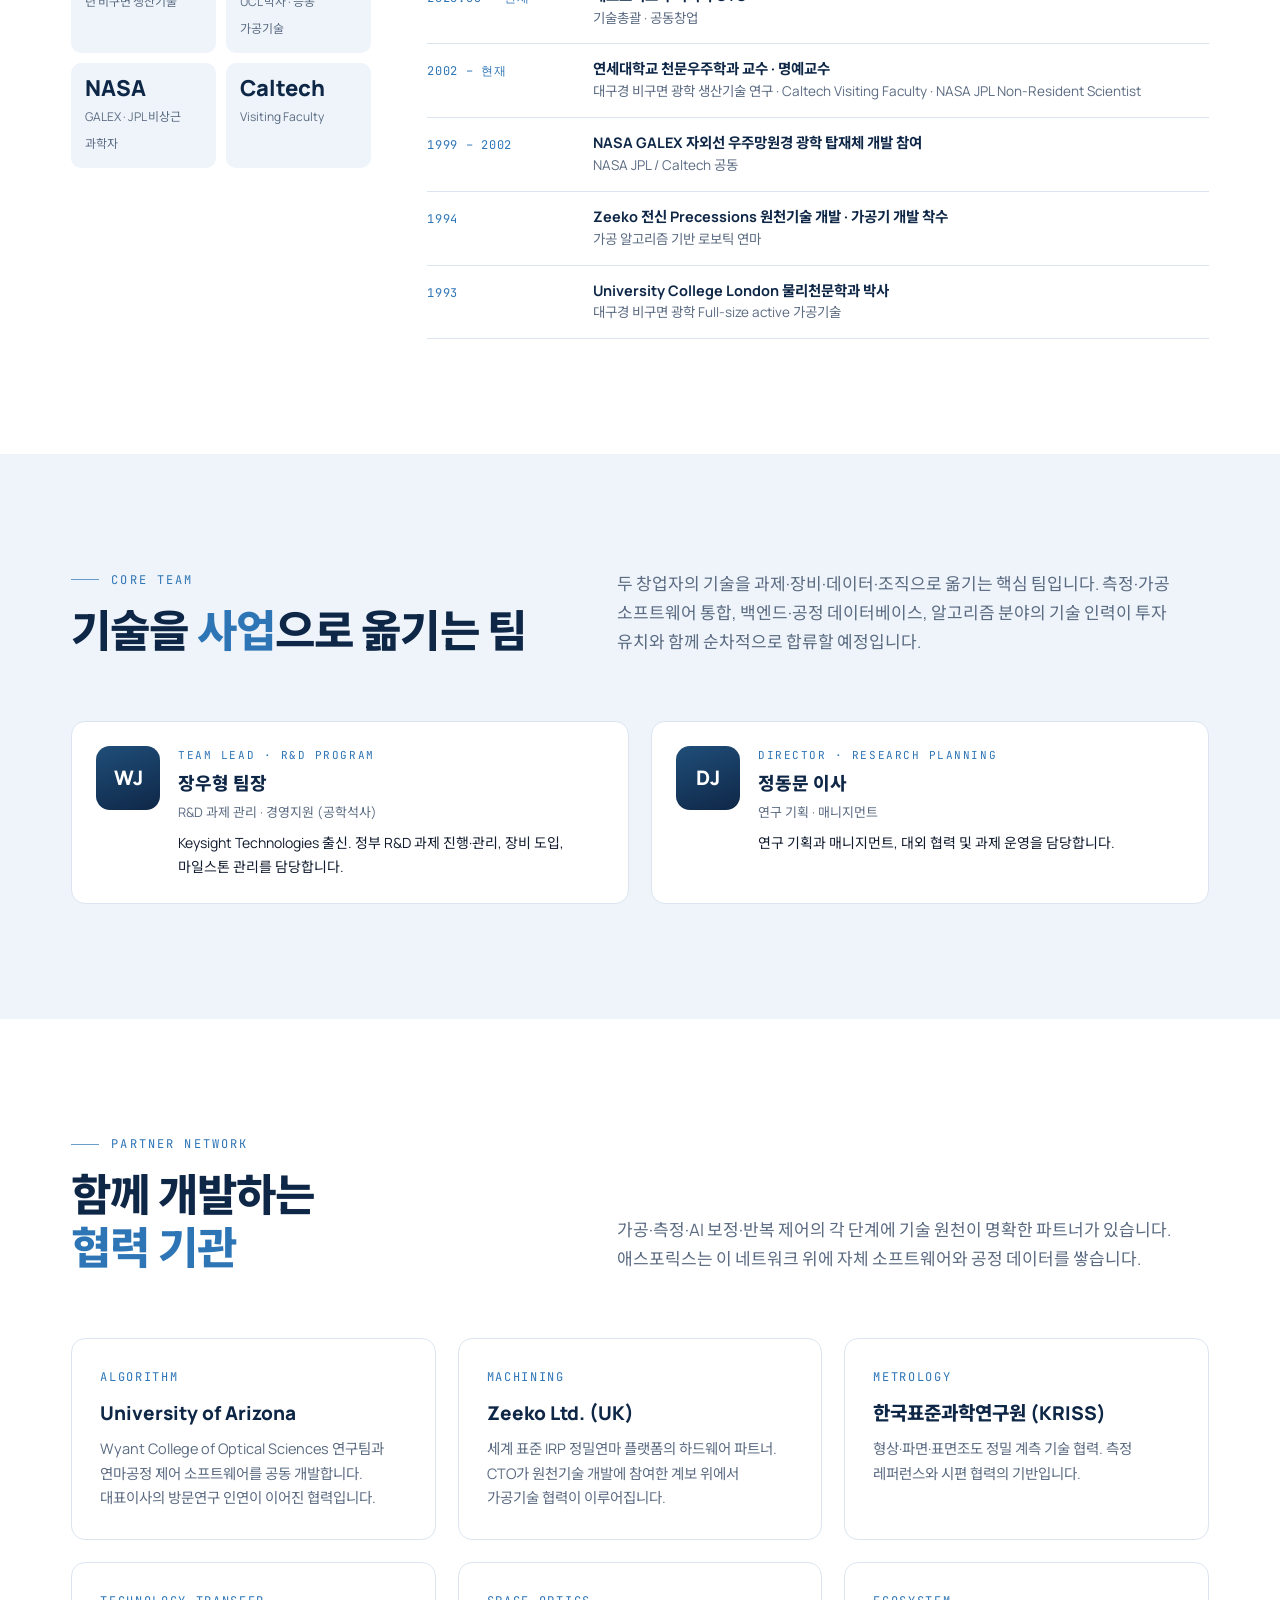
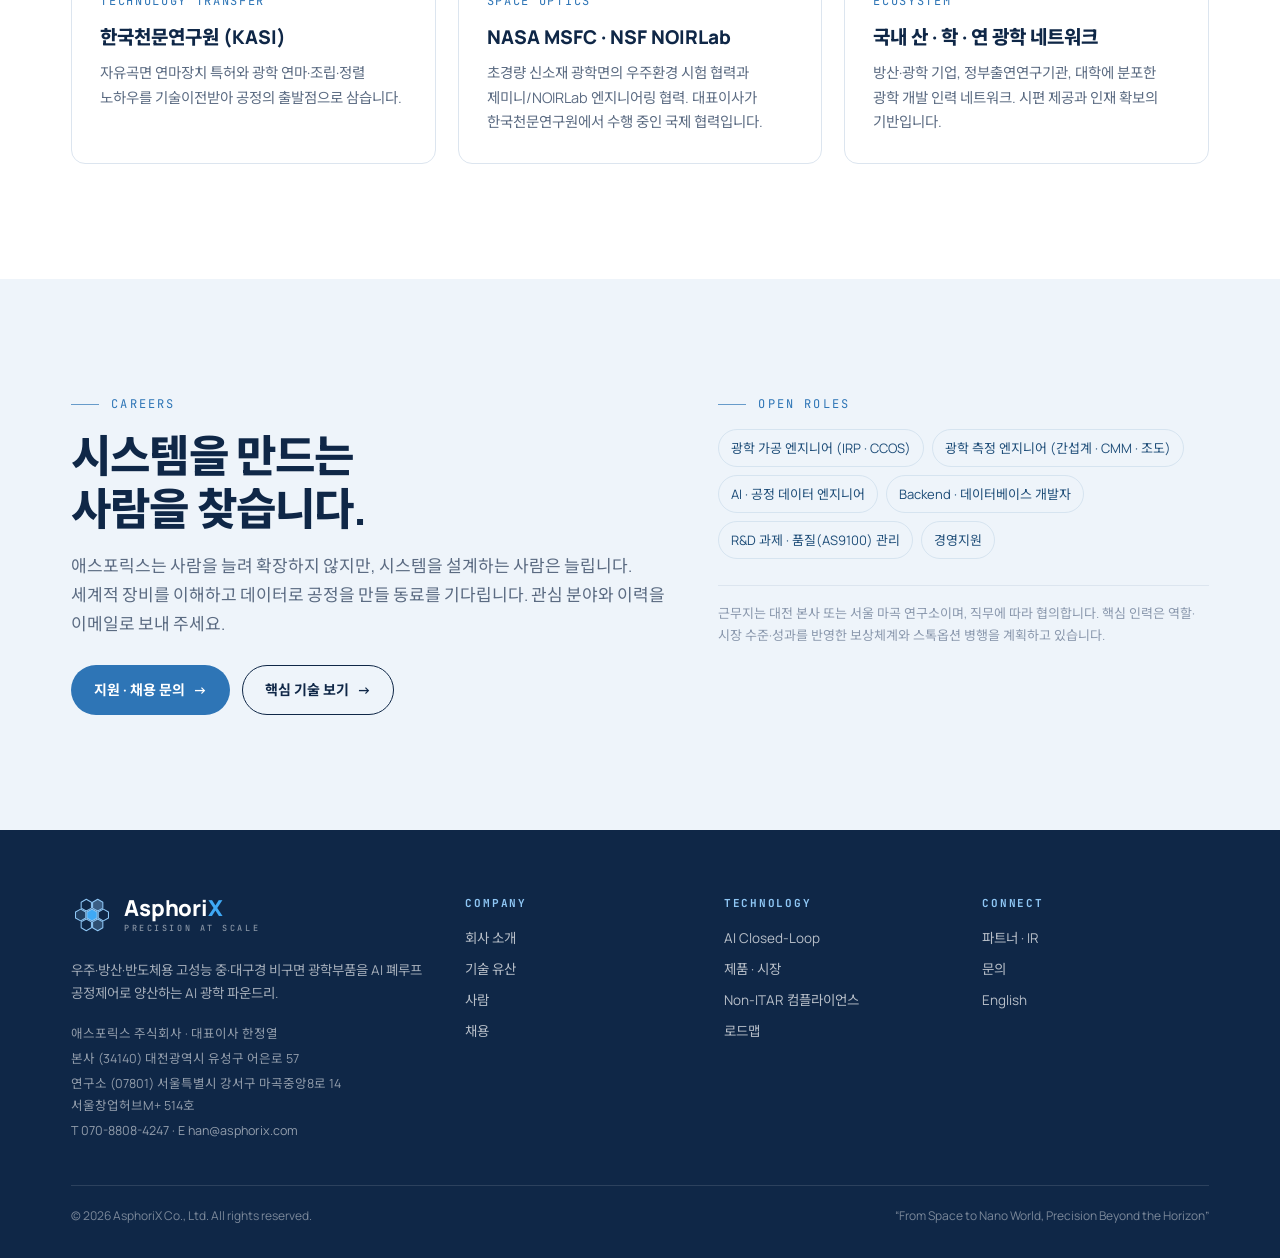
<file: team.html>
<!doctype html>
<html lang="ko">
<head>
<meta charset="utf-8">
<meta name="viewport" content="width=device-width, initial-scale=1">
<title>사람 — 애스포릭스 AsphoriX</title>
<meta name="description" content="애스포릭스의 사람들: 한정열 대표이사(한국천문연구원 우주탐사기술센터장·UST 교수), 김석환 CTO(연세대 명예교수·Zeeko 원천기술 개발자), 핵심 팀과 협력 네트워크를 소개합니다.">
<meta property="og:type" content="website">
<meta property="og:title" content="AsphoriX — People">
<meta property="og:description" content="우주광학 시스템 전주기 경험과 30년 비구면 생산기술이 한 팀에 있습니다.">
<meta property="og:locale" content="ko_KR">
<link rel="alternate" hreflang="en" href="team-en.html">
<link rel="alternate" hreflang="ko" href="team.html">
<link rel="icon" href="data:image/svg+xml,%3Csvg xmlns='http://www.w3.org/2000/svg' viewBox='0 0 64 64'%3E%3Cpolygon points='32,4 56,18 56,46 32,60 8,46 8,18' fill='%2316365C'/%3E%3Cpolygon points='32,18 44,25 44,39 32,46 20,39 20,25' fill='%233FA9F5'/%3E%3C/svg%3E">
<link rel="preconnect" href="https://fonts.googleapis.com">
<link rel="preconnect" href="https://fonts.gstatic.com" crossorigin>
<link href="https://fonts.googleapis.com/css2?family=Manrope:wght@400;500;600;700;800&family=Noto+Sans+KR:wght@400;500;700;800&family=JetBrains+Mono:wght@400;500;600&display=swap" rel="stylesheet">
<link rel="stylesheet" href="assets/style.css">
</head>
<body>

<!-- ================= NAV ================= -->
<header class="nav" id="top">
  <div class="container nav-inner">
    <a class="logo" href="index.html" aria-label="애스포릭스 홈">
      <svg class="logo-mark" viewBox="0 0 64 64" aria-hidden="true">
        <defs>
          <linearGradient id="lgCore" x1="0" y1="0" x2="1" y2="1">
            <stop offset="0" stop-color="#3FA9F5"/><stop offset="1" stop-color="#1F4E79"/>
          </linearGradient>
          <polygon id="hx" points="7.8,4.5 0,9 -7.8,4.5 -7.8,-4.5 0,-9 7.8,-4.5"/>
        </defs>
        <g stroke="#16365C" stroke-width="1.6" fill="none" stroke-linejoin="round">
          <use href="#hx" x="49.3" y="32"/>
          <use href="#hx" x="40.7" y="17" fill="#BFE0FA"/>
          <use href="#hx" x="23.3" y="17"/>
          <use href="#hx" x="14.7" y="32" fill="#E6F1FB"/>
          <use href="#hx" x="23.3" y="47"/>
          <use href="#hx" x="40.7" y="47" fill="#D6E4F0"/>
        </g>
        <use href="#hx" x="32" y="32" fill="url(#lgCore)" stroke="#16365C" stroke-width="1.6"/>
      </svg>
      <span class="logo-word">Asphori<em>X</em><small>Precision at Scale</small></span>
    </a>
    <nav class="nav-links" aria-label="주 메뉴">
      <a href="index.html#about">회사 소개</a>
      <a href="index.html#technology">핵심 기술</a>
      <a href="index.html#markets">제품 · 시장</a>
      <a href="index.html#roadmap">로드맵</a>
      <a href="team.html" class="active">사람</a>
      <a href="index.html#partners">파트너 · IR</a>
      <a href="index.html#contact">문의</a>
    </nav>
    <div class="nav-right">
      <span class="lang"><a class="on" href="team.html">KO</a><span>/</span><a href="team-en.html">EN</a></span>
      <a class="btn btn-primary btn-sm" href="index.html#contact">미팅 요청</a>
      <button class="nav-toggle" aria-label="메뉴 열기" aria-expanded="false">
        <svg width="20" height="20" viewBox="0 0 20 20" fill="none" stroke="currentColor" stroke-width="2" stroke-linecap="round"><path d="M3 5h14M3 10h14M3 15h14"/></svg>
      </button>
    </div>
  </div>
</header>

<main>

<!-- ================= PAGE HERO ================= -->
<section class="page-hero">
  <div class="container">
    <div class="crumb"><a href="index.html">HOME</a> &nbsp;/&nbsp; PEOPLE</div>
    <div class="eyebrow light">People of AsphoriX</div>
    <h1>사람이 곧 <em>공정</em>입니다.</h1>
    <p>세계적인 장비는 필요조건일 뿐입니다. 애스포릭스의 경쟁력은 소재별 공구영향함수를 계측하고, 측정과 가공 데이터를 정합하고, AI 보정 Recipe를 축적·운영하는 사람들의 실행 역량에서 나옵니다. 우주광학 시스템 전주기 경험과 30년 비구면 생산기술을 갖춘 학·연 전문가 팀을 소개합니다.</p>
  </div>
</section>

<!-- ================= CEO ================= -->
<section id="ceo" class="section">
  <div class="container profile">
    <aside class="profile-side reveal">
      <img class="profile-photo" src="assets/img/han-jeongyeol.jpg" alt="한정열 대표이사 프로필 사진">
      <h2>한정열</h2>
      <div class="en">JEONG-YEOL HAN, PH.D. · CEO</div>
      <ul class="roles">
        <li>애스포릭스 주식회사 대표이사</li>
        <li>한국천문연구원 우주탐사기술센터장 · 책임연구원</li>
        <li>과학기술연합대학원대학교(UST) 천문우주과학전공 교수</li>
        <li>SPIE Space Telescope 분과 위원회 위원</li>
      </ul>
      <div class="numbers">
        <div><b>20+</b><span>년 우주광학 연구</span></div>
        <div><b>7</b><span>SCI 논문 · 국내 6편</span></div>
        <div><b>29</b><span>특허 (등록·출원 누적)</span></div>
        <div><b>3</b><span>기술이전</span></div>
      </div>
    </aside>

    <div class="profile-main">
      <div class="eyebrow reveal">CEO · 대표이사</div>
      <p class="intro reveal" style="margin-top:14px">한정열 대표는 물리학에서 출발해 광학, 우주 관측기기, 우주탐사로 이어지는 경로를 걸어온 우주광학 시스템 전문가입니다. 한국천문연구원 우주탐사기술센터장이자 UST 교수로서 우주망원경·광학탑재체의 설계–제작–시험, 조각거울·변형거울, 정밀 광학면 가공·연마 분야의 연구를 이끌어 왔고, 삼성탈레스(현 한화시스템) 전문연구원으로 개발 현장의 제약과 요구를 경험했습니다. 2026년 3월, 정부출연연구기관의 승인 아래 애스포릭스를 창업해 30년의 비구면 생산기술을 AI 광학 파운드리로 사업화하고 있습니다.</p>

      <blockquote class="quote reveal">
        광학 가공은 오랫동안 숙련된 장인의 손과 판단에 의존해 왔습니다. 저는 지난 20여 년 동안 우주망원경과 탑재체 광학계를 설계하고, 깎고, 측정하고, 정렬하면서 그 반복 하나하나가 곧 데이터라는 사실을 배웠습니다. 애스포릭스는 그 반복을 측정 기반의 폐루프 공정으로 바꿉니다. 스펙의 혁신이 아니라 수율의 혁신, 그것이 우리가 우주·방산 광학 산업에 더하려는 가치입니다.
        <cite>한정열 · 애스포릭스 대표이사</cite>
      </blockquote>

      <div class="block reveal">
        <h3>전문 분야</h3>
        <div class="expertise">
          <div><b>우주망원경 · 광학탑재체</b><span>설계–제작–시험 전주기, 비축포물면 세그먼트 형상·정렬 기준, 국내 주도 우주망원경 개발 기획</span></div>
          <div><b>조각거울 · 변형거울 · 능동광학</b><span>접이식·팽창형 세그먼트 미러 망원경, 다층 구동어레이 변형거울 구동 시스템, 변형거울 성능분석</span></div>
          <div><b>정밀 광학면 가공 · 연마</b><span>SiC · CVD SiC · Cordierite 반사경의 공구영향함수(TIF)와 제거특성, 결정론적 연마 지표의 기계학습 예측</span></div>
          <div><b>우주 광통신 · 대형 인프라</b><span>달·심우주 광통신 실증 시스템 기획, GMT 고속조향거울(FSM), 연구장비 공동활용 운영</span></div>
        </div>
      </div>

      <div class="block reveal">
        <h3>학력</h3>
        <div class="cv">
          <div class="cv-item"><div class="when">2008.08</div><div><b>과학기술연합대학원대학교(UST) 천문우주학 박사</b><span>광학가공 실험연구</span></div></div>
          <div class="cv-item"><div class="when">2006.09 – 2007.09</div><div><b>미국 애리조나대학교 광과학대학 방문연구원</b><span>College of Optical Sciences, University of Arizona</span></div></div>
        </div>
      </div>

      <div class="block reveal">
        <h3>주요 경력</h3>
        <div class="cv">
          <div class="cv-item"><div class="when">2026.03 – 현재</div><div><b>애스포릭스 주식회사 대표이사</b><span>정부출연연구기관 연구원 창업 (기관 승인 겸직)</span></div></div>
          <div class="cv-item"><div class="when">2019.03 – 현재</div><div><b>과학기술연합대학원대학교(UST) 천문우주과학전공 교수</b><span>한국천문연구원 스쿨 · 2024년부터 UST 총동문회 제2대 회장</span></div></div>
          <div class="cv-item"><div class="when">2011.03 – 현재</div><div><b>한국천문연구원 책임연구원 · 우주탐사기술센터장</b><span>우주망원경·광학탑재체·정밀연마 원천기술 및 장비운영·산업연계 과제 총괄</span></div></div>
          <div class="cv-item"><div class="when">2008.09 – 2011.02</div><div><b>삼성탈레스(현 한화시스템) 전문연구원</b><span>방산 광학 개발 현장 경험</span></div></div>
        </div>
      </div>

      <div class="block reveal">
        <h3>연구책임 주요 과제 (2020년 이후)</h3>
        <div class="cv">
          <div class="cv-item"><div class="when">2019.11 – 2022.12</div><div><b>차세대 관측플랫폼 기술개발</b><span>과학기술정보통신부</span></div></div>
          <div class="cv-item"><div class="when">2021.05 – 2022.12</div><div><b>초고해상 광학면 조각거울 및 위상제어 기술개발</b><span>과학기술정보통신부</span></div></div>
          <div class="cv-item"><div class="when">2020.01 – 2021.06</div><div><b>우주용 초경량 비축 비구면 반사경 기초연구</b><span>과학기술정보통신부</span></div></div>
          <div class="cv-item"><div class="when">2020.01 – 2025.12</div><div><b>중소기업 기술협력 및 천문우주기술 기반연구</b><span>과학기술정보통신부 → 우주항공청</span></div></div>
          <div class="cv-item"><div class="when">2023.01 – 2026.12</div><div><b>차세대 통신부품 사업화 촉진 기반 구축사업</b><span>산업통상자원부</span></div></div>
          <div class="cv-item"><div class="when">2023.11 – 2027.06</div><div><b>제미니 / NOIRLab 엔지니어링 협력</b><span>미국 국립과학재단(NSF)</span></div></div>
          <div class="cv-item"><div class="when">2020 – 2026</div><div><b>공동활용 연구장비 운영</b><span>과학기술정보통신부 · 우주항공청</span></div></div>
        </div>
        <p style="font-size:13.5px;color:var(--muted);margin-top:14px">참여 과제: 긴급대응 광역 감시정찰 큐브편대위성 개발(방위사업청) · 차세대 중력파 검출기 레이저 간섭계 첨단기술 개발 · 엣지 AI 기반 적응형 영상 플랫폼 기술 개발 · 달 및 심우주 광통신 실증 시스템 기획 · 달 표면 탑재체 개념설계 · 변형거울 성능분석 조립체 개발 · 태양계 라그랑주점(L4) 관측소 기획 · 국내 주도 우주망원경 개발 기획 등</p>
      </div>

      <div class="block reveal">
        <h3>대표 논문</h3>
        <ul class="pubs">
          <li><span class="j">Optics Express 34(15), 27201 · 2026 · Editors' Pick</span><span class="t">Experimentally grounded machine learning prediction of TIF-derived removal metrics for deterministic optical polishing</span><span class="m">교신저자 · 실험 데이터 기반 결정론적 광학연마 지표 예측</span></li>
          <li><span class="j">J. Astronomical Telescopes, Instruments, and Systems 5(2), 024010 · 2019</span><span class="t">Parametric geometry analysis for circular-aperture off-axis parabolic mirror segment</span><span class="m">제1저자 · 비축포물면 세그먼트의 형상·정렬 기준 정립</span></li>
          <li><span class="j">Optics Express 24(11), 12349 · 2016</span><span class="t">Novel orthogonal velocity polishing tool and its material removal characteristics from CVD SiC mirror surfaces</span><span class="m">공동저자 · CVD SiC 반사경 정밀연마 OVT 공정모델·실험 검증</span></li>
        </ul>
      </div>

      <div class="block reveal">
        <h3>등록 특허 (대표)</h3>
        <ul class="pubs">
          <li><span class="j">KR 10-2952409 · 2026.04 등록</span><span class="t">접이식 조각거울 쉘을 구비하는 접이식 조각거울 모듈, 이를 포함하는 조각거울 망원경 및 조각거울 망원경 설치 방법</span></li>
          <li><span class="j">KR 10-2766311 · 2025.02 등록</span><span class="t">우주 설치 가능한 팽창형 반구형 조각거울 망원경</span></li>
          <li><span class="j">KR 10-2766017 · 2025.02 등록</span><span class="t">다층 구동어레이 기반 변형거울 구동 시스템</span></li>
        </ul>
      </div>

      <div class="block reveal">
        <h3>대외 활동 · 국제 협력</h3>
        <div class="cv">
          <div class="cv-item"><div class="when">2023 – 현재</div><div><b>SPIE(국제광공학회) Space Telescope 분과 위원회 위원</b></div></div>
          <div class="cv-item"><div class="when">2014 – 2025</div><div><b>NASA Mirror Technology Days 초경량 광학면 연구 발표</b><span>NASA MSFC · NOIRLab과 초경량·All-SiC 광학면 우주환경 시험 협력 · 한-미 우주대화(ROK-US Civil Space Dialogue) 참여</span></div></div>
          <div class="cv-item"><div class="when">2023 – 2025</div><div><b>한국우주과학회 우주관측기기분과장</b></div></div>
          <div class="cv-item"><div class="when">2019 – 2024</div><div><b>국가연구시설장비심의위원회 심의위원</b><span>과학기술정보통신부 · 국가연구개발사업 연구장비 구축비용 분석 심사위원</span></div></div>
          <div class="cv-item"><div class="when">2021 – 2026</div><div><b>중소벤처기업부 연구개발과제평가단 평가위원</b><span>창업성장·구매조건부·이전기술개발 등 중소기업 R&amp;D 선정·최종평가</span></div></div>
          <div class="cv-item"><div class="when">2020 – 현재</div><div><b>우주탐사 · 대형 인프라 · 민군 과제 평가위원</b><span>우주항공청 · 한국항공우주연구원 · 한국기초과학지원연구원 · 국방과학연구소</span></div></div>
        </div>
      </div>
    </div>
  </div>
</section>

<div class="container"><div class="divider" style="margin:0"></div></div>

<!-- ================= CTO ================= -->
<section id="cto" class="section">
  <div class="container profile">
    <aside class="profile-side reveal">
      <div class="profile-photo avatar" aria-hidden="true">SK</div>
      <h2>김석환</h2>
      <div class="en">SUG-WHAN KIM, PH.D. · CTO</div>
      <ul class="roles">
        <li>애스포릭스 주식회사 CTO · 기술총괄</li>
        <li>연세대학교 천문우주학과 명예교수</li>
        <li>University College London 물리천문학 박사</li>
        <li>Zeeko 전신 Precessions 원천기술 개발자</li>
      </ul>
      <div class="numbers">
        <div><b>30+</b><span>년 비구면 생산기술</span></div>
        <div><b>1993</b><span>UCL 박사 · 능동 가공기술</span></div>
        <div><b>NASA</b><span>GALEX · JPL 비상근 과학자</span></div>
        <div><b>Caltech</b><span>Visiting Faculty</span></div>
      </div>
    </aside>

    <div class="profile-main">
      <div class="eyebrow reveal">CTO · 기술총괄</div>
      <p class="intro reveal" style="margin-top:14px">김석환 CTO는 국내 대구경 비구면 광학 생산기술의 개척자입니다. University College London에서 대구경 비구면 광학의 Full-size active 가공기술로 박사 학위를 받고, 가공 알고리즘 기반 로보틱 연마 기술인 Precessions 원천기술 개발에 참여했습니다. 이 기술은 오늘날 세계 표준 정밀연마 플랫폼인 Zeeko의 모태가 되었습니다. NASA JPL/Caltech의 GALEX 자외선 우주망원경 광학 탑재체 개발에 참여한 뒤 2002년 연세대학교 천문우주학과 교수로 부임해 비구면 광학의 가공·생산·정렬을 연구했으며, Caltech 방문교수와 NASA JPL 비상근 과학자를 역임했습니다.</p>

      <div class="block reveal">
        <h3>핵심 기여</h3>
        <div class="expertise">
          <div><b>대구경 비구면 능동 가공</b><span>Full-size active polishing 박사 연구 · 국내 대구경 비구면 생산기술 연구 개척</span></div>
          <div><b>Precessions · Zeeko 계보</b><span>가공 알고리즘 기반 로보틱 연마 원천기술 · Zeeko 경영진과 30년 협력 관계</span></div>
          <div><b>우주망원경 광학계 제작 · 조립</b><span>NASA GALEX 자외선 우주망원경 핵심 광학계 제작·조립 기술</span></div>
          <div><b>산 · 학 · 연 인재 네트워크</b><span>방산·광학 기업, 해외 대학, 정부출연연구기관에 분포한 광학 전문가 네트워크</span></div>
        </div>
      </div>

      <div class="block reveal">
        <h3>주요 경력</h3>
        <div class="cv">
          <div class="cv-item"><div class="when">2026.03 – 현재</div><div><b>애스포릭스 주식회사 CTO</b><span>기술총괄 · 공동창업</span></div></div>
          <div class="cv-item"><div class="when">2002 – 현재</div><div><b>연세대학교 천문우주학과 교수 · 명예교수</b><span>대구경 비구면 광학 생산기술 연구 · Caltech Visiting Faculty · NASA JPL Non-Resident Scientist</span></div></div>
          <div class="cv-item"><div class="when">1999 – 2002</div><div><b>NASA GALEX 자외선 우주망원경 광학 탑재체 개발 참여</b><span>NASA JPL / Caltech 공동</span></div></div>
          <div class="cv-item"><div class="when">1994</div><div><b>Zeeko 전신 Precessions 원천기술 개발 · 가공기 개발 착수</b><span>가공 알고리즘 기반 로보틱 연마</span></div></div>
          <div class="cv-item"><div class="when">1993</div><div><b>University College London 물리천문학과 박사</b><span>대구경 비구면 광학 Full-size active 가공기술</span></div></div>
        </div>
      </div>
    </div>
  </div>
</section>

<!-- ================= TEAM ================= -->
<section id="team" class="section alt">
  <div class="container">
    <div class="section-head">
      <div>
        <div class="eyebrow">Core Team</div>
        <h2 class="section-title reveal">기술을 <em>사업</em>으로 옮기는 팀</h2>
      </div>
      <p class="lead reveal">두 창업자의 기술을 과제·장비·데이터·조직으로 옮기는 핵심 팀입니다. 측정·가공 소프트웨어 통합, 백엔드·공정 데이터베이스, 알고리즘 분야의 기술 인력이 투자 유치와 함께 순차적으로 합류할 예정입니다.</p>
    </div>
    <div class="team-grid reveal">
      <article class="member">
        <div class="avatar" aria-hidden="true">WJ</div>
        <div>
          <div class="role">Team Lead · R&amp;D Program</div>
          <h4>장우형 팀장</h4>
          <div class="sub">R&amp;D 과제 관리 · 경영지원 (공학석사)</div>
          <p>Keysight Technologies 출신. 정부 R&amp;D 과제 진행·관리, 장비 도입, 마일스톤 관리를 담당합니다.</p>
        </div>
      </article>
      <article class="member">
        <div class="avatar" aria-hidden="true">DJ</div>
        <div>
          <div class="role">Director · Research Planning</div>
          <h4>정동문 이사</h4>
          <div class="sub">연구 기획 · 매니지먼트</div>
          <p>연구 기획과 매니지먼트, 대외 협력 및 과제 운영을 담당합니다.</p>
        </div>
      </article>
    </div>
  </div>
</section>

<!-- ================= NETWORK ================= -->
<section id="network" class="section">
  <div class="container">
    <div class="section-head">
      <div>
        <div class="eyebrow">Partner Network</div>
        <h2 class="section-title reveal">함께 개발하는<br><em>협력 기관</em></h2>
      </div>
      <p class="lead reveal">가공·측정·AI 보정·반복 제어의 각 단계에 기술 원천이 명확한 파트너가 있습니다. 애스포릭스는 이 네트워크 위에 자체 소프트웨어와 공정 데이터를 쌓습니다.</p>
    </div>
    <div class="grid-3 reveal">
      <article class="card"><div class="num">ALGORITHM</div><h3>University of Arizona</h3><p>Wyant College of Optical Sciences 연구팀과 연마공정 제어 소프트웨어를 공동 개발합니다. 대표이사의 방문연구 인연이 이어진 협력입니다.</p></article>
      <article class="card"><div class="num">MACHINING</div><h3>Zeeko Ltd. (UK)</h3><p>세계 표준 IRP 정밀연마 플랫폼의 하드웨어 파트너. CTO가 원천기술 개발에 참여한 계보 위에서 가공기술 협력이 이루어집니다.</p></article>
      <article class="card"><div class="num">METROLOGY</div><h3>한국표준과학연구원 (KRISS)</h3><p>형상·파면·표면조도 정밀 계측 기술 협력. 측정 레퍼런스와 시편 협력의 기반입니다.</p></article>
      <article class="card"><div class="num">TECHNOLOGY TRANSFER</div><h3>한국천문연구원 (KASI)</h3><p>자유곡면 연마장치 특허와 광학 연마·조립·정렬 노하우를 기술이전받아 공정의 출발점으로 삼습니다.</p></article>
      <article class="card"><div class="num">SPACE OPTICS</div><h3>NASA MSFC · NSF NOIRLab</h3><p>초경량 신소재 광학면의 우주환경 시험 협력과 제미니/NOIRLab 엔지니어링 협력. 대표이사가 한국천문연구원에서 수행 중인 국제 협력입니다.</p></article>
      <article class="card"><div class="num">ECOSYSTEM</div><h3>국내 산 · 학 · 연 광학 네트워크</h3><p>방산·광학 기업, 정부출연연구기관, 대학에 분포한 광학 개발 인력 네트워크. 시편 제공과 인재 확보의 기반입니다.</p></article>
    </div>
  </div>
</section>

<!-- ================= CAREERS ================= -->
<section id="careers" class="section alt">
  <div class="container contact">
    <div>
      <div class="eyebrow">Careers</div>
      <h2 class="section-title reveal">시스템을 만드는<br>사람을 찾습니다.</h2>
      <p class="lead reveal" style="margin-top:18px">애스포릭스는 사람을 늘려 확장하지 않지만, 시스템을 설계하는 사람은 늘립니다. 세계적 장비를 이해하고 데이터로 공정을 만들 동료를 기다립니다. 관심 분야와 이력을 이메일로 보내 주세요.</p>
      <div class="hero-actions reveal" style="margin-top:26px">
        <a class="btn btn-primary" href="mailto:han@asphorix.com?subject=%5BAsphoriX%5D%20%EC%B1%84%EC%9A%A9%20%EB%AC%B8%EC%9D%98">지원 · 채용 문의 <span class="arr">→</span></a>
        <a class="btn btn-outline" href="index.html#technology">핵심 기술 보기 <span class="arr">→</span></a>
      </div>
    </div>
    <div class="reveal">
      <div class="eyebrow" style="margin-bottom:14px">Open Roles</div>
      <div class="chips">
        <span class="chip">광학 가공 엔지니어 (IRP · CCOS)</span>
        <span class="chip">광학 측정 엔지니어 (간섭계 · CMM · 조도)</span>
        <span class="chip">AI · 공정 데이터 엔지니어</span>
        <span class="chip">Backend · 데이터베이스 개발자</span>
        <span class="chip">R&amp;D 과제 · 품질(AS9100) 관리</span>
        <span class="chip">경영지원</span>
      </div>
      <p class="note">근무지는 대전 본사 또는 서울 마곡 연구소이며, 직무에 따라 협의합니다. 핵심 인력은 역할·시장 수준·성과를 반영한 보상체계와 스톡옵션 병행을 계획하고 있습니다.</p>
    </div>
  </div>
</section>

</main>

<!-- ================= FOOTER ================= -->
<footer class="foot">
  <div class="container">
    <div class="foot-grid">
      <div>
        <a class="logo" href="index.html" aria-label="애스포릭스 홈">
          <svg class="logo-mark" viewBox="0 0 64 64" aria-hidden="true">
            <g stroke="#8FC7F5" stroke-width="1.6" fill="none" stroke-linejoin="round">
              <use href="#hx" x="49.3" y="32"/><use href="#hx" x="40.7" y="17" fill="rgba(143,199,245,.35)"/><use href="#hx" x="23.3" y="17"/><use href="#hx" x="14.7" y="32" fill="rgba(143,199,245,.15)"/><use href="#hx" x="23.3" y="47"/><use href="#hx" x="40.7" y="47" fill="rgba(143,199,245,.25)"/>
            </g>
            <use href="#hx" x="32" y="32" fill="#3FA9F5" stroke="#8FC7F5" stroke-width="1.6"/>
          </svg>
          <span class="logo-word">Asphori<em>X</em><small>Precision at Scale</small></span>
        </a>
        <p class="foot-desc">우주·방산·반도체용 고성능 중·대구경 비구면 광학부품을 AI 폐루프 공정제어로 양산하는 AI 광학 파운드리.</p>
        <div class="foot-meta">
          <div>애스포릭스 주식회사 · 대표이사 한정열</div>
          <div>본사 (34140) 대전광역시 유성구 어은로 57</div>
          <div>연구소 (07801) 서울특별시 강서구 마곡중앙8로 14 서울창업허브M+ 514호</div>
          <div>T 070-8808-4247 · E han@asphorix.com</div>
        </div>
      </div>
      <div>
        <h5>Company</h5>
        <ul><li><a href="index.html#about">회사 소개</a></li><li><a href="index.html#heritage">기술 유산</a></li><li><a href="team.html">사람</a></li><li><a href="#careers">채용</a></li></ul>
      </div>
      <div>
        <h5>Technology</h5>
        <ul><li><a href="index.html#technology">AI Closed-Loop</a></li><li><a href="index.html#markets">제품 · 시장</a></li><li><a href="index.html#compliance">Non-ITAR 컴플라이언스</a></li><li><a href="index.html#roadmap">로드맵</a></li></ul>
      </div>
      <div>
        <h5>Connect</h5>
        <ul><li><a href="index.html#partners">파트너 · IR</a></li><li><a href="index.html#contact">문의</a></li><li><a href="team-en.html">English</a></li></ul>
      </div>
    </div>
    <div class="foot-bottom">
      <span>© <span id="year">2026</span> AsphoriX Co., Ltd. All rights reserved.</span>
      <span>“From Space to Nano World, Precision Beyond the Horizon”</span>
    </div>
  </div>
</footer>

<script src="assets/main.js"></script>
</body>
</html>
</file>
<file: assets/style.css>
/* ==========================================================================
   AsphoriX — Corporate website stylesheet
   Brand: Deep Navy #16365C · Steel Blue #1F4E79 · Optic Blue #2E75B6 · Ice #D6E4F0
   ========================================================================== */
:root{
  --navy:#0F2747;
  --navy-2:#16365C;
  --steel:#1F4E79;
  --optic:#2E75B6;
  --sky:#3FA9F5;
  --sky-soft:#8FC7F5;
  --ice:#D6E4F0;
  --ice-2:#EEF4FA;
  --paper:#FFFFFF;
  --ink:#111B2E;
  --muted:#5B6B82;
  --dim:#8A98AD;
  --line:#DCE5EF;
  --sans:'Manrope','Noto Sans KR',-apple-system,BlinkMacSystemFont,'Segoe UI','Apple SD Gothic Neo','Malgun Gothic',sans-serif;
  --mono:'JetBrains Mono',ui-monospace,'SF Mono',Consolas,monospace;
  --gutter:clamp(20px,4vw,56px);
  --max:1240px;
  --radius:14px;
}
*{box-sizing:border-box;margin:0;padding:0}
html{scroll-behavior:smooth;-webkit-text-size-adjust:100%}
body{font-family:var(--sans);background:var(--paper);color:var(--ink);font-size:16px;line-height:1.7;word-break:keep-all;overflow-x:hidden;-webkit-font-smoothing:antialiased;-moz-osx-font-smoothing:grayscale}
img{max-width:100%;display:block}
a{color:inherit;text-decoration:none}
ul,ol{list-style:none}
strong{font-weight:700}
.container{max-width:var(--max);margin:0 auto;padding:0 var(--gutter)}
.mono{font-family:var(--mono)}
.sr-only{position:absolute;width:1px;height:1px;overflow:hidden;clip:rect(0 0 0 0);white-space:nowrap}

/* ---------- Typography helpers ---------- */
.eyebrow{font-family:var(--mono);font-size:12px;letter-spacing:.18em;text-transform:uppercase;color:var(--optic);display:flex;align-items:center;gap:12px}
.eyebrow::before{content:'';width:28px;height:1px;background:currentColor;opacity:.7}
.eyebrow.light{color:var(--sky-soft)}
.section{padding:clamp(72px,9vw,120px) 0}
.section.alt{background:var(--ice-2)}
.section-head{display:grid;grid-template-columns:1fr 1.15fr;gap:32px;align-items:end;margin-bottom:clamp(40px,5vw,64px)}
.section-title{font-size:clamp(28px,3.6vw,44px);line-height:1.2;font-weight:800;letter-spacing:-.02em;margin-top:14px;color:var(--navy)}
.section-title em{font-style:normal;color:var(--optic)}
.lead{font-size:17px;color:var(--muted);max-width:60ch}
.note{font-size:13px;color:var(--dim);margin-top:26px;padding-top:16px;border-top:1px solid var(--line);max-width:80ch}

/* ---------- Buttons ---------- */
.btn{display:inline-flex;align-items:center;gap:8px;padding:12px 22px;border-radius:999px;font-weight:700;font-size:14px;border:1px solid transparent;transition:.2s ease;cursor:pointer;white-space:nowrap}
.btn-sm{padding:9px 16px;font-size:13px}
.btn-primary{background:var(--optic);color:#fff}
.btn-primary:hover{background:var(--steel)}
.btn-ghost{border-color:rgba(255,255,255,.4);color:#fff}
.btn-ghost:hover{background:rgba(255,255,255,.12)}
.btn-outline{border-color:var(--navy);color:var(--navy)}
.btn-outline:hover{background:var(--navy);color:#fff}
.btn .arr{transition:transform .2s}
.btn:hover .arr{transform:translateX(3px)}

/* ---------- Navigation ---------- */
.nav{position:sticky;top:0;z-index:50;background:rgba(255,255,255,.88);backdrop-filter:saturate(180%) blur(12px);-webkit-backdrop-filter:saturate(180%) blur(12px);border-bottom:1px solid var(--line)}
.nav-inner{display:flex;align-items:center;justify-content:space-between;height:74px;gap:24px;position:relative}
.logo{display:inline-flex;align-items:center;gap:11px;flex-shrink:0}
.logo-mark{width:42px;height:42px;flex-shrink:0}
.logo-word{font-weight:800;font-size:22px;letter-spacing:-.01em;color:var(--navy);line-height:1;display:block;white-space:nowrap}
.logo-word em{font-style:normal;color:var(--sky)}
.logo-word small{display:block;font-family:var(--mono);font-weight:500;font-size:8.5px;letter-spacing:.3em;text-transform:uppercase;color:var(--muted);margin-top:5px}
.nav-links{display:flex;gap:26px;font-size:14px;font-weight:600;color:var(--muted)}
.nav-links a{transition:color .2s;white-space:nowrap}
@media (max-width:1180px){.nav-links{gap:16px;font-size:13px}}
.nav-links a:hover{color:var(--navy)}
.nav-links a.active{color:var(--optic)}
.nav-right{display:flex;align-items:center;gap:16px}
.lang{font-family:var(--mono);font-size:12px;letter-spacing:.1em;display:flex;gap:6px;color:var(--dim)}
.lang a.on{color:var(--navy);font-weight:600}
.lang a:hover{color:var(--optic)}
.nav-toggle{display:none;width:40px;height:40px;border:1px solid var(--line);border-radius:10px;background:#fff;align-items:center;justify-content:center;cursor:pointer;color:var(--navy)}

/* ---------- Hero ---------- */
.hero{position:relative;color:#fff;overflow:hidden;background:
  radial-gradient(1100px 600px at 85% -10%,rgba(63,169,245,.32),transparent 60%),
  linear-gradient(160deg,#0B1F3A 0%,#16365C 55%,#1F4E79 100%)}
.hero-bg{position:absolute;inset:0;width:100%;height:100%;opacity:.16;pointer-events:none;
  -webkit-mask-image:radial-gradient(70% 90% at 78% 50%,#000 25%,transparent 78%);mask-image:radial-gradient(70% 90% at 78% 50%,#000 25%,transparent 78%)}
.hero-inner{position:relative;display:grid;grid-template-columns:1.25fr .9fr;gap:56px;align-items:center;padding:clamp(80px,10vw,140px) var(--gutter)}
.hero h1{font-size:clamp(36px,5.2vw,64px);line-height:1.12;font-weight:800;letter-spacing:-.025em;margin:20px 0 22px}
.hero h1 em{font-style:normal;color:var(--sky-soft)}
.hero-sub{font-size:18px;color:rgba(255,255,255,.8);max-width:58ch}
.hero-actions{display:flex;gap:12px;flex-wrap:wrap;margin-top:34px}
.hero-tags{display:flex;gap:8px;flex-wrap:wrap;margin-top:36px}
.tag{font-family:var(--mono);font-size:11px;letter-spacing:.12em;text-transform:uppercase;padding:6px 10px;border:1px solid rgba(255,255,255,.22);border-radius:6px;color:rgba(255,255,255,.75)}
.glance{background:rgba(255,255,255,.06);border:1px solid rgba(255,255,255,.14);border-radius:18px;padding:26px 28px;backdrop-filter:blur(6px);-webkit-backdrop-filter:blur(6px)}
.glance-head{display:flex;justify-content:space-between;font-family:var(--mono);font-size:11px;letter-spacing:.16em;color:var(--sky-soft);margin-bottom:8px}
.glance .row{display:grid;grid-template-columns:96px 1fr;gap:12px;padding:12px 0;border-top:1px solid rgba(255,255,255,.1);font-size:14px}
.glance dt{color:rgba(255,255,255,.55);font-family:var(--mono);font-size:11px;letter-spacing:.08em;padding-top:3px}
.glance dd{color:#fff;font-weight:600}
.glance dd small{display:block;font-weight:400;color:rgba(255,255,255,.6);font-size:12.5px}

/* ---------- Stats ---------- */
.stats{display:grid;grid-template-columns:repeat(4,1fr);border:1px solid var(--line);border-radius:var(--radius);overflow:hidden;background:#fff}
.stat{padding:26px 24px;border-right:1px solid var(--line)}
.stat:last-child{border-right:0}
.stat .k{font-family:var(--mono);font-size:11px;letter-spacing:.14em;text-transform:uppercase;color:var(--muted)}
.stat .v{font-size:30px;font-weight:800;color:var(--navy);margin-top:8px;letter-spacing:-.02em;line-height:1.1}
.stat .v small{font-size:13px;font-weight:600;color:var(--optic);margin-left:6px;letter-spacing:0}
.stat p{font-size:13px;color:var(--muted);margin-top:8px}

/* ---------- Cards & grids ---------- */
.grid-2{display:grid;grid-template-columns:repeat(2,1fr);gap:22px}
.grid-3{display:grid;grid-template-columns:repeat(3,1fr);gap:22px}
.grid-4{display:grid;grid-template-columns:repeat(4,1fr);gap:22px}
.card{background:#fff;border:1px solid var(--line);border-radius:var(--radius);padding:28px;transition:transform .25s,box-shadow .25s,border-color .25s}
.card:hover{transform:translateY(-4px);box-shadow:0 18px 40px -24px rgba(22,54,92,.4);border-color:var(--ice)}
.card .num{font-family:var(--mono);font-size:12px;color:var(--optic);letter-spacing:.14em}
.card h3{font-size:19px;font-weight:800;color:var(--navy);margin:14px 0 10px;line-height:1.35}
.card h3 em{font-style:normal;color:var(--optic)}
.card p{font-size:14.5px;color:var(--muted)}
.card ul{margin-top:14px;display:grid;gap:6px}
.card li{font-size:13.5px;color:var(--ink);padding-left:16px;position:relative}
.card li::before{content:'';position:absolute;left:0;top:10px;width:6px;height:6px;border-radius:50%;background:var(--sky)}
.card.dark{background:var(--navy);border-color:var(--navy);color:#fff}
.card.dark h3{color:#fff}
.card.dark p{color:rgba(255,255,255,.75)}
.card.dark li{color:rgba(255,255,255,.9)}
.icon{width:44px;height:44px;border-radius:10px;background:var(--ice-2);display:grid;place-items:center;color:var(--optic);margin-bottom:6px}
.icon svg{width:24px;height:24px}
.card.dark .icon{background:rgba(255,255,255,.1);color:var(--sky-soft)}

/* ---------- Problem → Solution ---------- */
.pain{display:grid;grid-template-columns:1fr 56px 1fr;gap:16px;align-items:stretch}
.pain + .pain{margin-top:14px}
.pain .p,.pain .s{border-radius:var(--radius);padding:24px 26px}
.pain .p{background:#fff;border:1px solid var(--line)}
.pain .s{background:var(--navy);color:#fff}
.pain .lbl{font-family:var(--mono);font-size:11px;letter-spacing:.16em;text-transform:uppercase;color:var(--muted)}
.pain .s .lbl{color:var(--sky-soft)}
.pain h4{font-size:17px;font-weight:800;margin:8px 0 6px;line-height:1.4}
.pain p{font-size:14px;color:var(--muted)}
.pain .s p{color:rgba(255,255,255,.78)}
.pain .arrow{display:grid;place-items:center;color:var(--optic);font-size:22px}

/* ---------- Closed-loop flow ---------- */
.flow{background:var(--navy);border-radius:18px;padding:26px 28px 22px;color:#fff;overflow:hidden;position:relative}
.flow-cap{display:flex;justify-content:space-between;font-family:var(--mono);font-size:11px;letter-spacing:.14em;color:var(--sky-soft);margin-bottom:6px}
.flow-scroll{overflow-x:auto;-webkit-overflow-scrolling:touch}
.flow-svg{width:100%;min-width:760px;display:block}
.flow-svg .fn{font-family:var(--mono);font-size:11px;letter-spacing:2px;fill:#8FC7F5}
.flow-svg .ft{font-family:var(--sans);font-size:18px;font-weight:800;fill:#fff}
.flow-svg .fs{font-family:var(--sans);font-size:12px;fill:rgba(255,255,255,.62)}
.flow-svg .fl{font-family:var(--mono);font-size:11px;letter-spacing:2px;fill:#8FC7F5}
.sources{display:grid;grid-template-columns:repeat(4,1fr);gap:14px;margin-top:22px}
.source{background:#fff;border:1px solid var(--line);border-radius:12px;padding:16px 18px;font-size:13.5px}
.source b{display:block;color:var(--navy);font-size:14px;margin-bottom:2px}
.source span{color:var(--muted)}

/* ---------- Heritage ---------- */
.heritage{display:grid;grid-template-columns:1fr 1.1fr;gap:48px;align-items:start}
.timeline{position:relative;border-left:2px solid var(--ice);margin-left:8px}
.tl{position:relative;padding:0 0 24px 28px}
.tl:last-child{padding-bottom:0}
.tl::before{content:'';position:absolute;left:-8px;top:7px;width:12px;height:12px;border-radius:50%;background:#fff;border:2px solid var(--optic)}
.tl.now::before{background:var(--optic);box-shadow:0 0 0 4px rgba(46,117,182,.18)}
.tl .y{font-family:var(--mono);font-size:12px;color:var(--optic);letter-spacing:.12em}
.tl h4{font-size:16px;font-weight:700;color:var(--navy);margin-top:3px;line-height:1.45}
.tl p{font-size:13.5px;color:var(--muted)}
.refs{display:grid;gap:16px}

/* ---------- Products ---------- */
.chips{display:flex;flex-wrap:wrap;gap:8px}
.chip{font-size:13px;padding:7px 12px;border-radius:999px;background:var(--ice-2);color:var(--steel);border:1px solid var(--ice)}
.product-strip{margin-top:28px;background:#fff;border:1px solid var(--line);border-radius:var(--radius);padding:22px 26px;display:grid;grid-template-columns:200px 1fr;gap:20px;align-items:center}
.product-strip .k{font-family:var(--mono);font-size:11px;letter-spacing:.14em;text-transform:uppercase;color:var(--muted)}

/* ---------- Compliance steps ---------- */
.steps{display:grid;grid-template-columns:repeat(4,1fr);gap:18px}
.step{background:#fff;border:1px solid var(--line);border-radius:var(--radius);padding:24px;position:relative}
.step .n{width:34px;height:34px;border-radius:50%;background:var(--navy);color:#fff;font-family:var(--mono);font-size:12px;display:grid;place-items:center;margin-bottom:14px}
.step h4{font-size:16px;font-weight:800;color:var(--navy);margin-bottom:6px}
.step p{font-size:13.5px;color:var(--muted)}

/* ---------- Roadmap ---------- */
.phases{display:grid;grid-template-columns:repeat(4,1fr);gap:18px;position:relative}
.phases::before{content:'';position:absolute;left:0;right:0;top:34px;height:2px;background:linear-gradient(90deg,var(--optic),var(--ice))}
.phase{background:#fff;border:1px solid var(--line);border-radius:var(--radius);padding:24px;position:relative;margin-top:60px}
.phase::before{content:'';position:absolute;top:-33px;left:24px;width:14px;height:14px;border-radius:50%;background:var(--optic);box-shadow:0 0 0 5px #fff,0 0 0 6px var(--ice)}
.phase.now{border-color:var(--optic);box-shadow:0 18px 40px -28px rgba(46,117,182,.6)}
.phase .when{font-family:var(--mono);font-size:12px;color:var(--optic);letter-spacing:.14em}
.phase h4{font-size:18px;font-weight:800;color:var(--navy);margin:8px 0 12px;line-height:1.35}
.phase ul{display:grid;gap:6px}
.phase li{font-size:13.5px;color:var(--ink);padding-left:14px;position:relative}
.phase li::before{content:'';position:absolute;left:0;top:10px;width:5px;height:5px;background:var(--sky);border-radius:50%}
.phase .trl{margin-top:16px;display:inline-block;font-family:var(--mono);font-size:11px;letter-spacing:.12em;padding:5px 10px;border-radius:6px;background:var(--ice-2);color:var(--steel)}

/* ---------- People ---------- */
.people{display:grid;grid-template-columns:repeat(2,1fr);gap:22px}
.person{display:grid;grid-template-columns:120px 1fr;gap:22px;background:#fff;border:1px solid var(--line);border-radius:var(--radius);padding:24px;transition:transform .25s,box-shadow .25s}
.person:hover{transform:translateY(-4px);box-shadow:0 18px 40px -24px rgba(22,54,92,.4)}
.person .photo{width:120px;height:150px;border-radius:12px;object-fit:cover;background:var(--ice-2)}
.avatar{width:120px;height:150px;border-radius:12px;background:linear-gradient(160deg,var(--steel),var(--navy));display:grid;place-items:center;color:#fff;font-weight:800;font-size:34px;letter-spacing:-.02em}
.person .role{font-family:var(--mono);font-size:11px;letter-spacing:.14em;color:var(--optic);text-transform:uppercase}
.person h3{font-size:22px;font-weight:800;color:var(--navy);margin:6px 0 2px}
.person .sub{font-size:13.5px;color:var(--muted)}
.person p{font-size:14px;color:var(--ink);margin-top:10px}
.person .more{display:inline-block;margin-top:12px;font-size:13px;font-weight:700;color:var(--optic)}

/* ---------- Contact ---------- */
.contact{display:grid;grid-template-columns:1.1fr .9fr;gap:48px;align-items:start}
.addr .row{display:grid;grid-template-columns:110px 1fr;gap:12px;padding:14px 0;border-top:1px solid var(--line);font-size:14.5px}
.addr .row:last-child{border-bottom:1px solid var(--line)}
.addr dt{font-family:var(--mono);font-size:11px;letter-spacing:.14em;color:var(--muted);text-transform:uppercase;padding-top:4px}
.addr dd{color:var(--ink);font-weight:600}
.addr dd small{display:block;font-weight:400;color:var(--muted);font-size:13px}
.addr dd a:hover{color:var(--optic)}

/* ---------- Footer ---------- */
.foot{background:var(--navy);color:rgba(255,255,255,.7);padding:64px 0 32px;font-size:13.5px}
.foot-grid{display:grid;grid-template-columns:1.6fr 1fr 1fr 1fr;gap:32px}
.foot .logo-word{color:#fff}
.foot .logo-word small{color:rgba(255,255,255,.5)}
.foot h5{font-family:var(--mono);font-size:11px;letter-spacing:.16em;color:var(--sky-soft);margin-bottom:14px;text-transform:uppercase}
.foot li{margin-bottom:8px}
.foot a:hover{color:#fff}
.foot-desc{margin-top:16px;max-width:46ch;color:rgba(255,255,255,.62)}
.foot-meta{margin-top:18px;display:grid;gap:4px;font-size:12.5px;color:rgba(255,255,255,.55)}
.foot-bottom{margin-top:44px;padding-top:20px;border-top:1px solid rgba(255,255,255,.12);display:flex;justify-content:space-between;flex-wrap:wrap;gap:10px;font-size:12px;color:rgba(255,255,255,.45)}

/* ---------- Sub-page hero ---------- */
.page-hero{position:relative;overflow:hidden;color:#fff;padding:clamp(64px,8vw,110px) 0;background:
  radial-gradient(900px 500px at 85% 0%,rgba(63,169,245,.28),transparent 60%),
  linear-gradient(160deg,#0B1F3A,#16365C 60%,#1F4E79)}
.page-hero h1{font-size:clamp(34px,4.6vw,56px);font-weight:800;letter-spacing:-.02em;line-height:1.15;margin-top:18px}
.page-hero h1 em{font-style:normal;color:var(--sky-soft)}
.page-hero p{margin-top:18px;max-width:64ch;color:rgba(255,255,255,.8);font-size:17px}
.crumb{font-family:var(--mono);font-size:11px;letter-spacing:.14em;color:rgba(255,255,255,.55);margin-bottom:6px}
.crumb a:hover{color:#fff}

/* ---------- Profile (team page) ---------- */
.profile{display:grid;grid-template-columns:300px 1fr;gap:56px;align-items:start}
.profile-side{position:sticky;top:96px}
.profile-photo{width:100%;aspect-ratio:3/4;object-fit:cover;border-radius:18px;box-shadow:0 30px 60px -30px rgba(15,39,71,.55);background:var(--ice-2)}
.profile-photo.avatar{aspect-ratio:3/4;height:auto;font-size:64px;display:flex;align-items:center;justify-content:center;background:linear-gradient(160deg,var(--steel),var(--navy))}
html[lang="en"] .section-title{font-size:clamp(26px,3.3vw,40px)}
html[lang="en"] .hero h1{font-size:clamp(34px,4.9vw,60px)}
.profile-side h2{font-size:26px;font-weight:800;color:var(--navy);margin-top:18px;line-height:1.25}
.profile-side .en{font-family:var(--mono);font-size:12px;letter-spacing:.14em;color:var(--optic);margin-top:2px}
.roles{margin-top:14px;display:grid;gap:8px;font-size:14px;color:var(--ink)}
.roles li{padding-left:14px;position:relative;line-height:1.55}
.roles li::before{content:'';position:absolute;left:0;top:10px;width:5px;height:5px;border-radius:50%;background:var(--sky)}
.numbers{display:grid;grid-template-columns:repeat(2,1fr);gap:10px;margin-top:20px}
.numbers div{background:var(--ice-2);border-radius:10px;padding:12px 14px}
.numbers b{display:block;font-size:22px;color:var(--navy);font-weight:800;line-height:1.2}
.numbers span{font-size:12px;color:var(--muted)}
.profile-main .intro{font-size:18px;line-height:1.8;color:var(--ink)}
.quote{border-left:3px solid var(--optic);padding:6px 0 6px 22px;font-size:17px;line-height:1.8;color:var(--navy);font-weight:500;margin-top:30px}
.quote cite{display:block;font-style:normal;font-family:var(--mono);font-size:11px;letter-spacing:.14em;color:var(--muted);margin-top:12px;text-transform:uppercase}
.block{margin-top:44px}
.block h3{font-size:13px;font-family:var(--mono);letter-spacing:.16em;text-transform:uppercase;color:var(--optic);margin-bottom:16px;display:flex;align-items:center;gap:12px;font-weight:600}
.block h3::after{content:'';flex:1;height:1px;background:var(--line)}
.cv-item{display:grid;grid-template-columns:150px 1fr;gap:16px;padding:14px 0;border-top:1px solid var(--line);font-size:14.5px}
.cv-item:last-child{border-bottom:1px solid var(--line)}
.cv-item .when{font-family:var(--mono);font-size:12px;color:var(--optic);letter-spacing:.06em;padding-top:3px}
.cv-item b{color:var(--navy);display:block;line-height:1.5}
.cv-item span{color:var(--muted);font-size:13.5px;display:block}
.pubs li{padding:12px 0;border-top:1px solid var(--line);font-size:14px}
.pubs li:last-child{border-bottom:1px solid var(--line)}
.pubs .j{font-family:var(--mono);font-size:12px;color:var(--optic);letter-spacing:.04em}
.pubs .t{display:block;color:var(--navy);font-weight:600;margin-top:3px;line-height:1.5}
.pubs .m{color:var(--muted);font-size:13px}
.expertise{display:grid;grid-template-columns:repeat(2,1fr);gap:14px}
.expertise div{background:var(--ice-2);border-radius:12px;padding:16px 18px}
.expertise b{display:block;color:var(--navy);font-size:15px;margin-bottom:4px}
.expertise span{font-size:13.5px;color:var(--muted)}
.team-grid{display:grid;grid-template-columns:repeat(2,1fr);gap:22px}
.member{background:#fff;border:1px solid var(--line);border-radius:var(--radius);padding:24px;display:grid;grid-template-columns:64px 1fr;gap:18px;align-items:start}
.member .avatar{width:64px;height:64px;border-radius:14px;font-size:20px}
.member .role{font-family:var(--mono);font-size:11px;letter-spacing:.14em;color:var(--optic);text-transform:uppercase}
.member h4{font-size:18px;font-weight:800;color:var(--navy);margin:4px 0 2px}
.member .sub{font-size:13px;color:var(--muted)}
.member p{font-size:14px;color:var(--ink);margin-top:8px}
.divider{height:1px;background:var(--line);margin:clamp(56px,7vw,88px) 0}

/* ---------- Reveal on scroll ---------- */
.reveal{opacity:0;transform:translateY(18px);transition:opacity .7s ease,transform .7s ease}
.reveal.in{opacity:1;transform:none}
@media (prefers-reduced-motion:reduce){.reveal{opacity:1;transform:none;transition:none}}

/* ---------- Responsive ---------- */
@media (max-width:1024px){
  .grid-4,.sources,.phases,.steps{grid-template-columns:repeat(2,1fr)}
  .phases::before{display:none}
  .phase{margin-top:0}
  .phase::before{display:none}
  .stats{grid-template-columns:repeat(2,1fr)}
  .stat:nth-child(2){border-right:0}
  .stat:nth-child(-n+2){border-bottom:1px solid var(--line)}
  .foot-grid{grid-template-columns:1fr 1fr}
}
@media (max-width:900px){
  .nav-links{display:none}
  .nav-toggle{display:inline-flex}
  .nav.open .nav-links{display:flex;flex-direction:column;position:absolute;top:74px;left:0;right:0;background:#fff;border-bottom:1px solid var(--line);padding:16px var(--gutter) 22px;gap:14px;box-shadow:0 20px 40px -30px rgba(15,39,71,.4)}
  .nav-right .btn{display:none}
  .hero-inner{grid-template-columns:1fr;gap:36px}
  .section-head{grid-template-columns:1fr;gap:16px}
  .grid-3,.grid-2,.people,.team-grid,.expertise{grid-template-columns:1fr}
  .pain{grid-template-columns:1fr;gap:8px}
  .pain .arrow{transform:rotate(90deg);padding:0}
  .heritage,.contact{grid-template-columns:1fr;gap:36px}
  .profile{grid-template-columns:1fr;gap:32px}
  .profile-side{position:static}
  .profile-photo{max-width:260px}
  .person{grid-template-columns:96px 1fr;gap:16px}
  .person .photo,.person .avatar{width:96px;height:120px}
  .product-strip{grid-template-columns:1fr;gap:10px}
}
@media (max-width:600px){
  .grid-4,.sources,.phases,.steps,.stats,.numbers{grid-template-columns:1fr}
  .stat{border-right:0;border-bottom:1px solid var(--line)}
  .stat:last-child{border-bottom:0}
  .cv-item{grid-template-columns:1fr;gap:4px}
  .glance .row{grid-template-columns:1fr;gap:2px}
  .foot-grid{grid-template-columns:1fr}
  .addr .row{grid-template-columns:1fr;gap:2px}
  .hero-sub{font-size:16px}
  .logo-word{font-size:19px}
  .flow{padding:20px 18px 16px}
  .flow-cap{flex-direction:column;gap:4px;font-size:10px}
  .section-title{font-size:26px}
}
</file>
